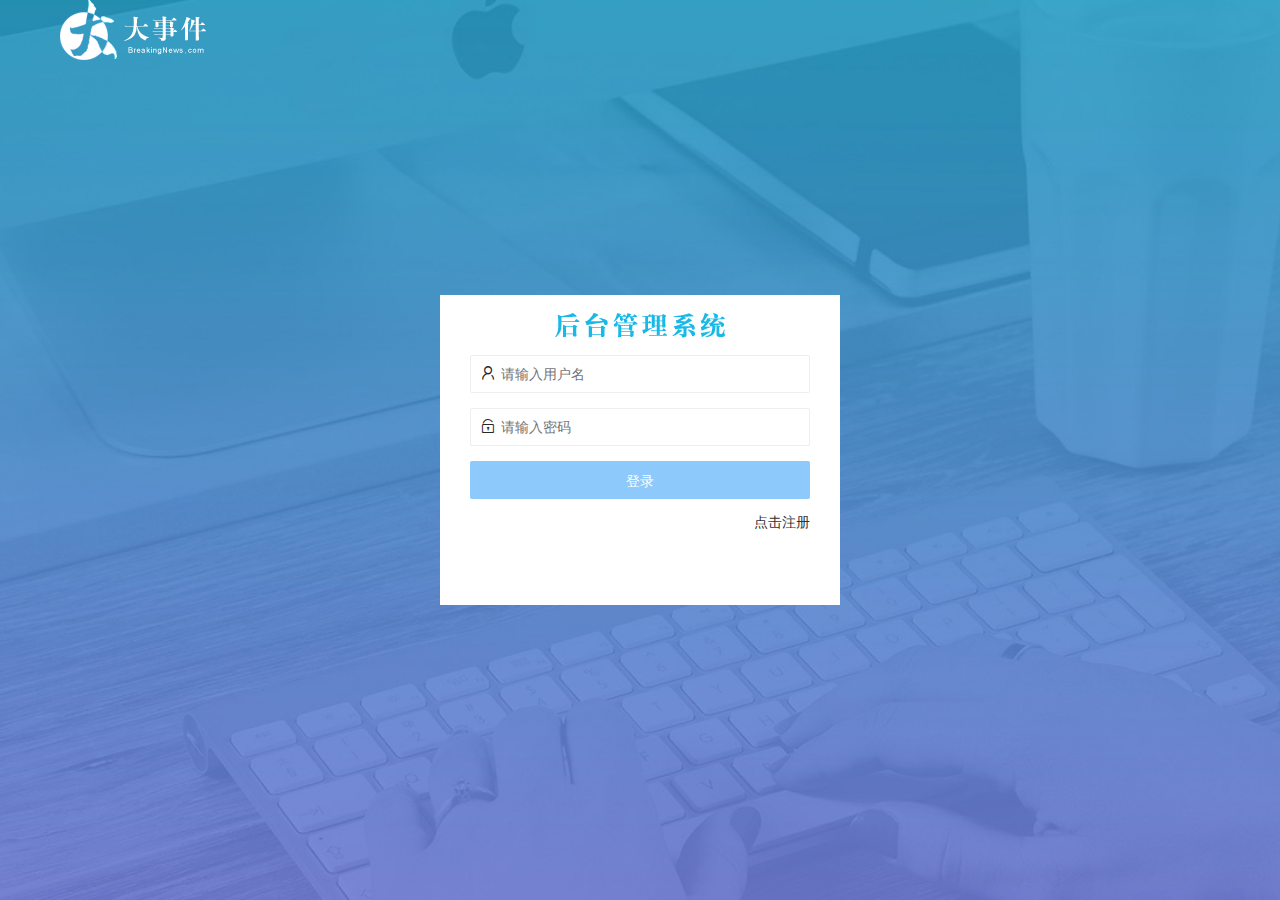
<file: login.html>
<!DOCTYPE html>
<html lang="en">
<head>
  <meta charset="UTF-8">
  <meta name="viewport" content="width=device-width, initial-scale=1.0">
  <title>Document</title>
  <link rel="stylesheet" href="./assets/css/login.css">
  <link rel="stylesheet" href="./assets/layui/css/layui.css">
</head>
<body >
  <!-- 头部区域 -->
  <div class="layui-main">
    <img src="./assets/images/logo.png" alt="">
  </div>

  <!-- 注册登录区域 -->
  <div class="big-box">
    <div class="title-box"></div>
    <!-- 登陆区域 -->
    <div class="login-box">
      <form class="layui-form" action="" id="from_login">
        <!-- 用户名表单 -->
        <div class="layui-form-item">
          <i class="layui-icon layui-icon-username"></i>
          <input type="text" name="username" required  lay-verify="required" placeholder="请输入用户名" autocomplete="off" class="layui-input">
        </div>
        <!-- 密码表单 -->
        <div class="layui-form-item">
          <i class="layui-icon layui-icon-password"></i>
          <input type="password" name="password" required  lay-verify="required|pwd" placeholder="请输入密码" autocomplete="off" class="layui-input">
        </div>
        <!-- 登录按钮 -->
        <div class="layui-form-item">
          <button class="layui-btn layui-btn-fluid layui-btn-norma" lay-submit style="background-color: rgb(141, 201, 250);">登录</button>
        </div>
        <a href="javascript:;" class="on-right">点击注册</a>
      </form>
    </div>


    <!-- 注册区域 -->
    <div class="reg-box">
      <form class="layui-form" action="" id="form_reg">
        <!-- 用户名表单 -->
        <div class="layui-form-item">
          <i class="layui-icon layui-icon-username"></i>
          <input type="text" name="username" required  lay-verify="required" placeholder="请输入用户名" autocomplete="off" class="layui-input">
        </div>
        <!-- 密码表单 -->
        <div class="layui-form-item">
          <i class="layui-icon layui-icon-password"></i>
          <input type="password" name="password" required  lay-verify="required|pwd" placeholder="请输入密码" autocomplete="off" class="layui-input">
        </div>
        <!-- 确认密码表单 -->
        <div class="layui-form-item">
          <i class="layui-icon layui-icon-password"></i>
          <input type="password" name="password" required  lay-verify="required|pwd|repwd" placeholder="请确认密码" autocomplete="off" class="layui-input">
        </div>
        <!-- 注册按钮 -->
        <div class="layui-form-item">
          <button class="layui-btn layui-btn-fluid layui-btn-norma" lay-submit style="background-color: rgb(141, 201, 250);">立即注册</button>
        </div>
        <a href="javascript:;" class="on-right">返回登录</a>
      </form>
    </div>
  </div>




  <script src="./assets/lib/layui/layui.all.js"></script>
  <script src="./assets/lib/jquery.js"></script>
  <script src="./assets/js/baseAPI.js"></script>
  <script src="./assets/js/login.js"></script>
</body>
</html>
</file>
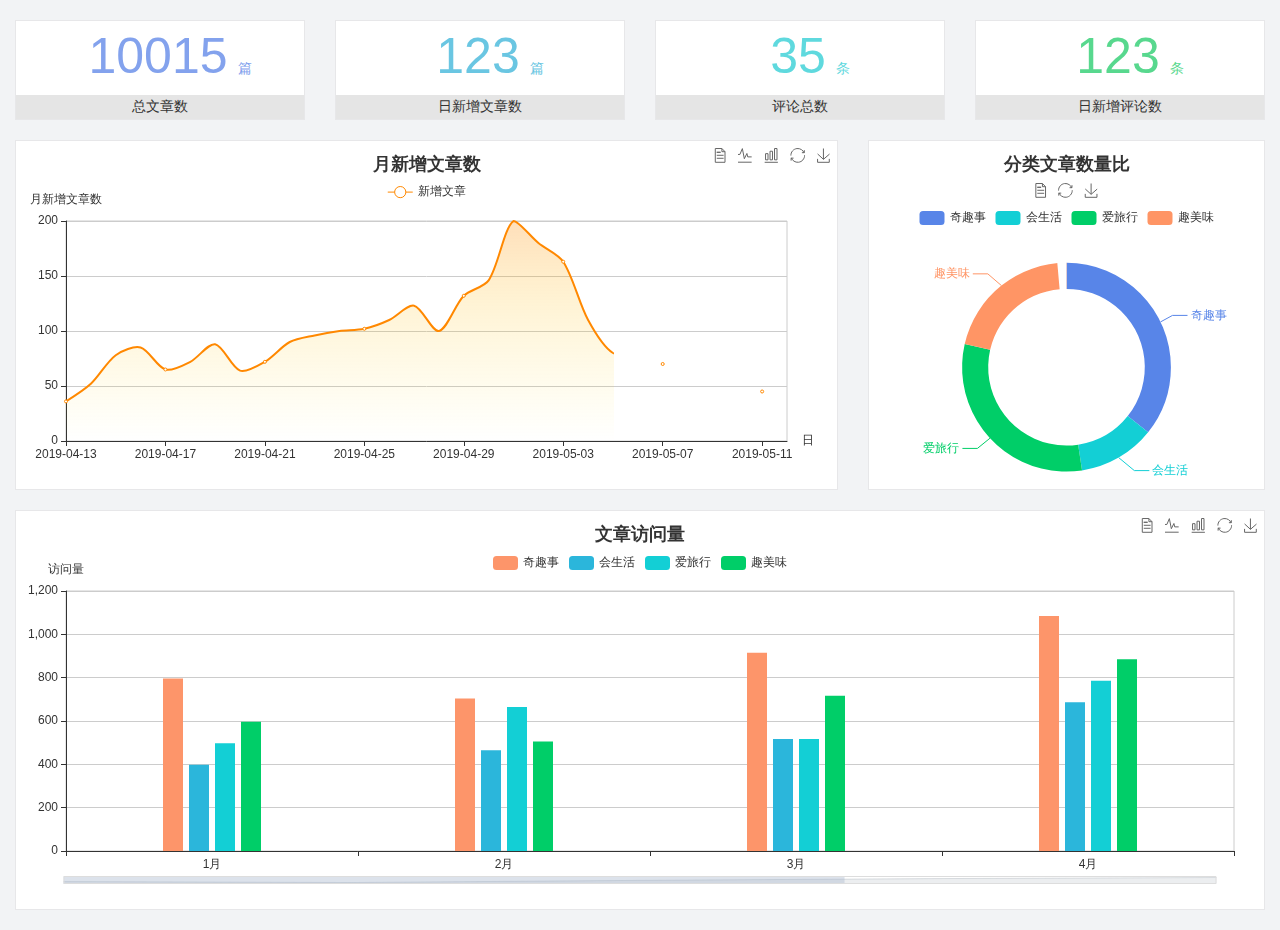
<file: home/dashboard.html>
<!DOCTYPE html>
<html lang="en">

<head>
  <meta charset="UTF-8">
  <meta name="viewport" content="width=device-width, initial-scale=1.0">
  <meta http-equiv="X-UA-Compatible" content="ie=edge">
  <title>图表统计</title>
  <link rel="stylesheet" href="../../assets/lib/bootstrap.css" />
  <link rel="stylesheet" href="../../assets/lib/main.css" />
  <script src="../../assets/lib/jquery.js"></script>
  <script type="text/javascript" src="../../assets/lib/echarts.min.js"></script>
</head>

<body>
  <div class="container-fluid">
    <div class="row spannel_list">
      <div class="col-sm-3 col-xs-6">
        <div class="spannel">
          <em>10015</em><span>篇</span>
          <b>总文章数</b>
        </div>
      </div>
      <div class="col-sm-3 col-xs-6">
        <div class="spannel scolor01">
          <em>123</em><span>篇</span>
          <b>日新增文章数</b>
        </div>
      </div>
      <div class="col-sm-3 col-xs-6">
        <div class="spannel scolor02">
          <em>35</em><span>条</span>
          <b>评论总数</b>
        </div>
      </div>
      <div class="col-sm-3 col-xs-6">
        <div class="spannel scolor03">
          <em>123</em><span>条</span>
          <b>日新增评论数</b>
        </div>
      </div>
    </div>
  </div>

  <div class="container-fluid">
    <div class="row curve-pie">
      <div class="col-lg-8 col-md-8">
        <div class="gragh_pannel" id="curve_show"></div>
      </div>
      <div class="col-lg-4 col-md-4">
        <div class="gragh_pannel" id="pie_show"></div>
      </div>
    </div>
  </div>

  <div class="container-fluid">
    <div class="column_pannel" id="column_show"></div>
  </div>

  <script>
    var oChart = echarts.init(document.getElementById('curve_show'));
    var aList_all = [
      { 'count': 36, 'date': '2019-04-13' },
      { 'count': 52, 'date': '2019-04-14' },
      { 'count': 78, 'date': '2019-04-15' },
      { 'count': 85, 'date': '2019-04-16' },
      { 'count': 65, 'date': '2019-04-17' },
      { 'count': 72, 'date': '2019-04-18' },
      { 'count': 88, 'date': '2019-04-19' },
      { 'count': 64, 'date': '2019-04-20' },
      { 'count': 72, 'date': '2019-04-21' },
      { 'count': 90, 'date': '2019-04-22' },
      { 'count': 96, 'date': '2019-04-23' },
      { 'count': 100, 'date': '2019-04-24' },
      { 'count': 102, 'date': '2019-04-25' },
      { 'count': 110, 'date': '2019-04-26' },
      { 'count': 123, 'date': '2019-04-27' },
      { 'count': 100, 'date': '2019-04-28' },
      { 'count': 132, 'date': '2019-04-29' },
      { 'count': 146, 'date': '2019-04-30' },
      { 'count': 200, 'date': '2019-05-01' },
      { 'count': 180, 'date': '2019-05-02' },
      { 'count': 163, 'date': '2019-05-03' },
      { 'count': 110, 'date': '2019-05-04' },
      { 'count': 80, 'date': '2019-05-05' },
      { 'count': 82, 'date': '2019-05-06' },
      { 'count': 70, 'date': '2019-05-07' },
      { 'count': 65, 'date': '2019-05-08' },
      { 'count': 54, 'date': '2019-05-09' },
      { 'count': 40, 'date': '2019-05-10' },
      { 'count': 45, 'date': '2019-05-11' },
      { 'count': 38, 'date': '2019-05-12' },
    ];

    let aCount = [];
    let aDate = [];

    for (var i = 0; i < aList_all.length; i++) {
      aCount.push(aList_all[i].count);
      aDate.push(aList_all[i].date);
    }

    var chartopt = {
      title: {
        text: '月新增文章数',
        left: 'center',
        top: '10'
      },
      tooltip: {
        trigger: 'axis'
      },
      legend: {
        data: ['新增文章'],
        top: '40'
      },
      toolbox: {
        show: true,
        feature: {
          mark: { show: true },
          dataView: { show: true, readOnly: false },
          magicType: { show: true, type: ['line', 'bar'] },
          restore: { show: true },
          saveAsImage: { show: true }
        }
      },
      calculable: true,
      xAxis: [
        {
          name: '日',
          type: 'category',
          boundaryGap: false,
          data: aDate
        }
      ],
      yAxis: [
        {
          name: '月新增文章数',
          type: 'value'
        }
      ],
      series: [
        {
          name: '新增文章',
          type: 'line',
          smooth: true,
          itemStyle: { normal: { areaStyle: { type: 'default' }, color: '#f80' }, lineStyle: { color: '#f80' } },
          data: aCount
        }],
      areaStyle: {
        normal: {
          color: new echarts.graphic.LinearGradient(0, 0, 0, 1, [{
            offset: 0,
            color: 'rgba(255,136,0,0.39)'
          }, {
            offset: .34,
            color: 'rgba(255,180,0,0.25)'
          }, {
            offset: 1,
            color: 'rgba(255,222,0,0.00)'
          }])

        }
      },
      grid: {
        show: true,
        x: 50,
        x2: 50,
        y: 80,
        height: 220
      }
    };

    oChart.setOption(chartopt);


    var oPie = echarts.init(document.getElementById('pie_show'));
    var oPieopt =
    {
      title: {
        top: 10,
        text: '分类文章数量比',
        x: 'center'
      },
      tooltip: {
        trigger: 'item',
        formatter: "{a} <br/>{b} : {c} ({d}%)"
      },
      color: ['#5885e8', '#13cfd5', '#00ce68', '#ff9565'],
      legend: {
        x: 'center',
        top: 65,
        data: ['奇趣事', '会生活', '爱旅行', '趣美味']
      },
      toolbox: {
        show: true,
        x: 'center',
        top: 35,
        feature: {
          mark: { show: true },
          dataView: { show: true, readOnly: false },
          magicType: {
            show: true,
            type: ['pie', 'funnel'],
            option: {
              funnel: {
                x: '25%',
                width: '50%',
                funnelAlign: 'left',
                max: 1548
              }
            }
          },
          restore: { show: true },
          saveAsImage: { show: true }
        }
      },
      calculable: true,
      series: [
        {
          name: '访问来源',
          type: 'pie',
          radius: ['45%', '60%'],
          center: ['50%', '65%'],
          data: [
            { value: 300, name: '奇趣事' },
            { value: 100, name: '会生活' },
            { value: 260, name: '爱旅行' },
            { value: 180, name: '趣美味' }
          ]
        }
      ]
    };
    oPie.setOption(oPieopt);



    var oColumn = this.echarts.init(document.getElementById('column_show'));
    var oColumnopt =
    {
      title: {
        text: '文章访问量',
        left: 'center',
        top: '10'
      },
      tooltip: {
        trigger: 'axis'
      },
      legend: {
        data: ['奇趣事', '会生活', '爱旅行', '趣美味'],
        top: '40'
      },
      toolbox: {
        show: true,
        feature: {
          mark: { show: true },
          dataView: { show: true, readOnly: false },
          magicType: { show: true, type: ['line', 'bar'] },
          restore: { show: true },
          saveAsImage: { show: true }
        }
      },
      calculable: true,
      xAxis: [
        {
          type: 'category',
          data: ['1月', '2月', '3月', '4月', '5月']
        }
      ],
      yAxis: [
        {
          name: '访问量',
          type: 'value'
        }
      ],
      series: [
        {
          name: '奇趣事',
          type: 'bar',
          barWidth: 20,
          itemStyle: {
            normal: { areaStyle: { type: 'default' }, color: '#fd956a' }
          },
          data: [800, 708, 920, 1090, 1200]
        },
        {
          name: '会生活',
          type: 'bar',
          barWidth: 20,
          itemStyle: {
            normal: { areaStyle: { type: 'default' }, color: '#2bb6db' }
          },
          data: [400, 468, 520, 690, 800]
        },
        {
          name: '爱旅行',
          type: 'bar',
          barWidth: 20,
          itemStyle: {
            normal: { areaStyle: { type: 'default' }, color: '#13cfd5' }
          },
          data: [500, 668, 520, 790, 900]
        },
        {
          name: '趣美味',
          type: 'bar',
          barWidth: 20,
          itemStyle: {
            normal: { areaStyle: { type: 'default' }, color: '#00ce68' }
          },
          data: [600, 508, 720, 890, 1000]
        }
      ],
      grid: {
        show: true,
        x: 50,
        x2: 30,
        y: 80,
        height: 260
      },
      dataZoom: [//给x轴设置滚动条
        {
          start: 0,//默认为0
          end: 100 - 1000 / 31,//默认为100
          type: 'slider',
          show: true,
          xAxisIndex: [0],
          handleSize: 0,//滑动条的 左右2个滑动条的大小
          height: 8,//组件高度
          left: 45, //左边的距离
          right: 50,//右边的距离
          bottom: 26,//右边的距离
          handleColor: '#ddd',//h滑动图标的颜色
          handleStyle: {
            borderColor: "#cacaca",
            borderWidth: "1",
            shadowBlur: 2,
            background: "#ddd",
            shadowColor: "#ddd",
          }
        }]
    };
    oColumn.setOption(oColumnopt);
  </script>
</body>

</html>
</file>
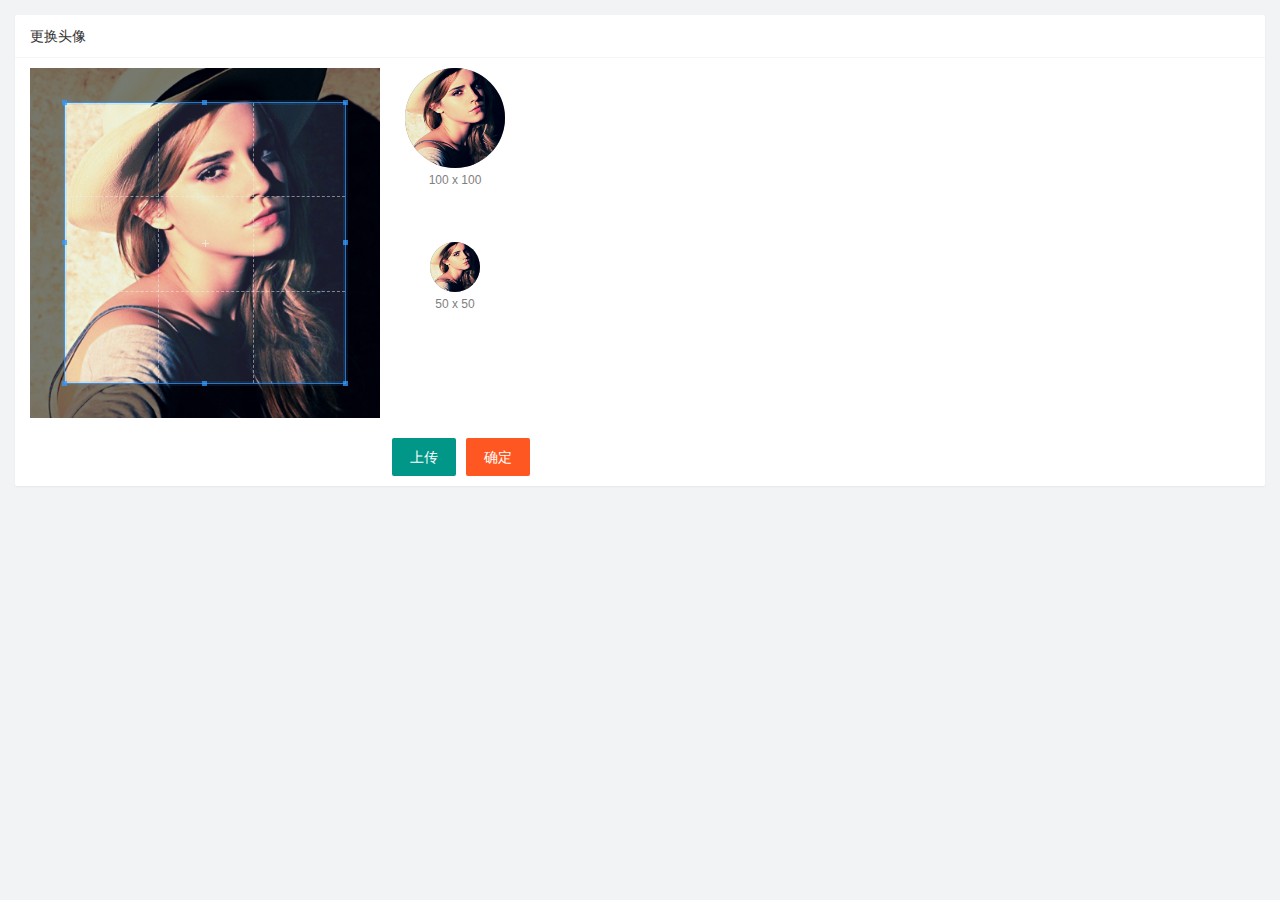
<file: user/user_avatar.html>
<!DOCTYPE html>
<html lang="en">
<head>
  <meta charset="UTF-8">
  <meta name="viewport" content="width=device-width, initial-scale=1.0">
  <title>Document</title>
  <link rel="stylesheet" href="/assets/lib/layui/css/layui.css">
  <link rel="stylesheet" href="/assets/lib/cropper/cropper.css">
  <link rel="stylesheet" href="/assets/css/user/user_avatar.css">
</head>
<body>
  <div class="layui-card">
    <div class="layui-card-header">更换头像</div>
    <div class="layui-card-body">
        <!-- 第一行的图片裁剪和预览区域 -->
    <div class="row1">
    <!-- 图片裁剪区域 -->
    <div class="cropper-box">
      <!-- 这个 img 标签很重要，将来会把它初始化为裁剪区域 -->
      <img id="image" src="/assets/images/sample.jpg" />
    </div>
    <!-- 图片的预览区域 -->
    <div class="preview-box">
      <div>
        <!-- 宽高为 100px 的预览区域 -->
        <div class="img-preview w100"></div>
        <p class="size">100 x 100</p>
      </div>
      <div>
        <!-- 宽高为 50px 的预览区域 -->
        <div class="img-preview w50"></div>
        <p class="size">50 x 50</p>
      </div>
    </div>
  </div>

  <!-- 第二行的按钮区域 -->
  <div class="row2">
    <input type="file" id="file" accept="image/png,image/jpeg"/>
    <button type="button" class="layui-btn" id="btnChooseImage">上传</button>
    <button type="button" class="layui-btn layui-btn-danger" id="btnUpload">确定</button>
  </div>
    </div>
  </div>



  <script src="/assets/lib/layui/layui.all.js"></script>
  <script src="/assets/lib/jquery.js"></script>
  <script src="/assets/lib/cropper/Cropper.js"></script>
  <script src="/assets/lib/cropper/jquery-cropper.js"></script> 
  <script src="/assets/js/baseAPI.js"></script>
  <script src="/assets/js/user/user_avatar.js"></script>
</body>
</html>
</file>
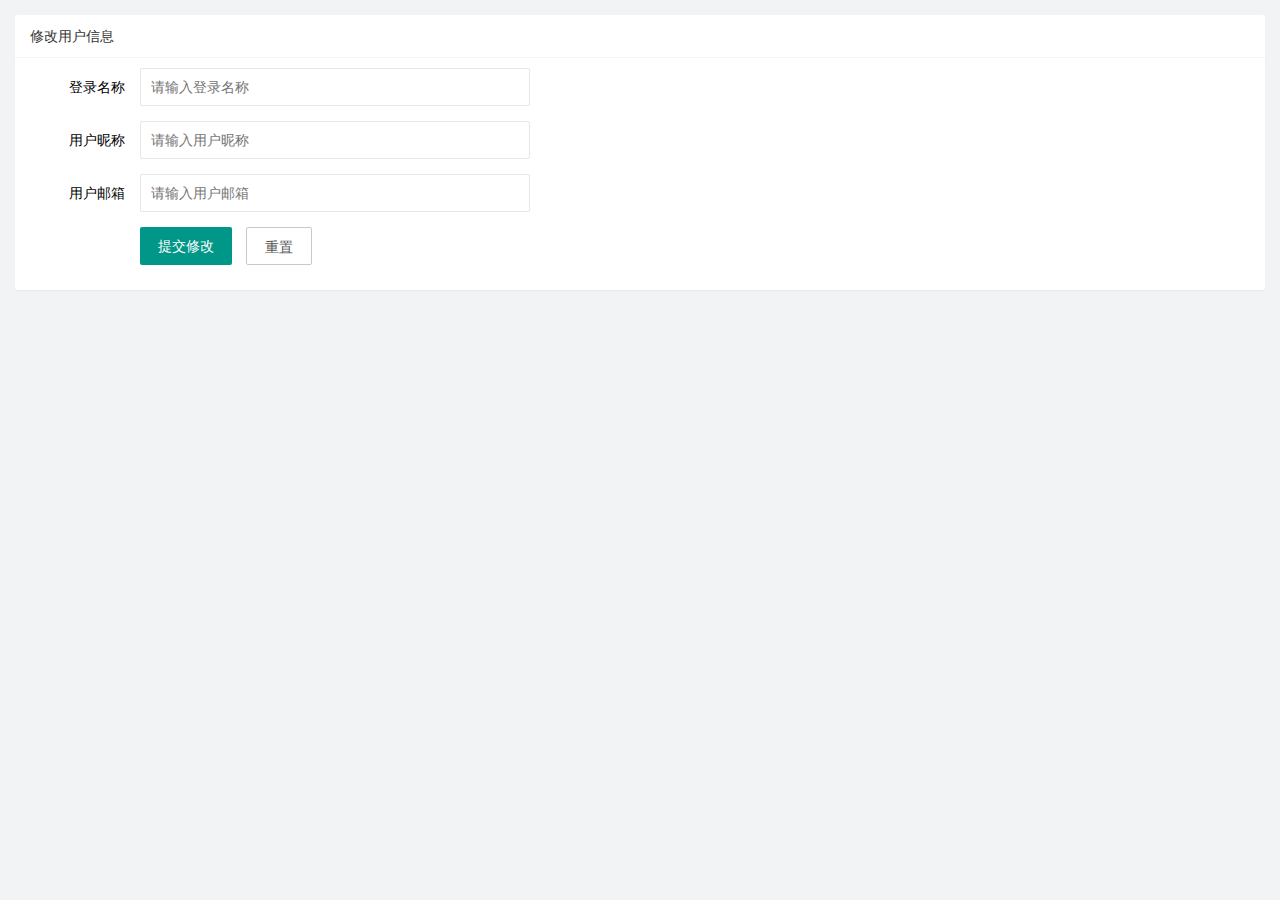
<file: user/user_info.html>
<!DOCTYPE html>
<html lang="en">
<head>
  <meta charset="UTF-8">
  <meta name="viewport" content="width=device-width, initial-scale=1.0">
  <title>Document</title>
  <link rel="stylesheet" href="/assets/lib/layui/css/layui.css">
  <link rel="stylesheet" href="/assets/css/user/user_info.css">

</head>
<body>
  <div class="layui-card">
    <div class="layui-card-header">修改用户信息</div>
    <div class="layui-card-body">
      <!-- 表单区域 -->
      <form class="layui-form" lay-filter="formUserInfo">
        <!-- 隐藏域 -->
        <input type="hidden" name="id" />
        <div class="layui-form-item">
          <label class="layui-form-label">登录名称</label>
          <div class="layui-input-block">
            <input type="text" name="username" required  lay-verify="required" placeholder="请输入登录名称" autocomplete="off" class="layui-input" readonly>
          </div>
        </div>
        <div class="layui-form-item">
          <label class="layui-form-label">用户昵称</label>
          <div class="layui-input-block">
            <input type="text" name="nickname" required  lay-verify="required|nickname" placeholder="请输入用户昵称" autocomplete="off" class="layui-input">
          </div>
        </div>
        <div class="layui-form-item">
          <label class="layui-form-label">用户邮箱</label>
          <div class="layui-input-block">
            <input type="text" name="email" required  lay-verify="required|email" placeholder="请输入用户邮箱" autocomplete="off" class="layui-input">
          </div>
        </div>
        <div class="layui-form-item">
          <div class="layui-input-block">
            <button class="layui-btn" lay-submit lay-filter="formDemo">提交修改</button>
            <button type="reset" class="layui-btn layui-btn-primary" id="btnReset">重置</button>
          </div>
        </div>
      </form>
    </div>
  </div>


  <script src="/assets/lib/layui/layui.all.js"></script>
  <script src="/assets/lib/jquery.js"></script>
  <script src="/assets/js/baseAPI.js"></script>
  <script src="/assets/js/user/user_info.js"></script>
</body>
</html>
</file>
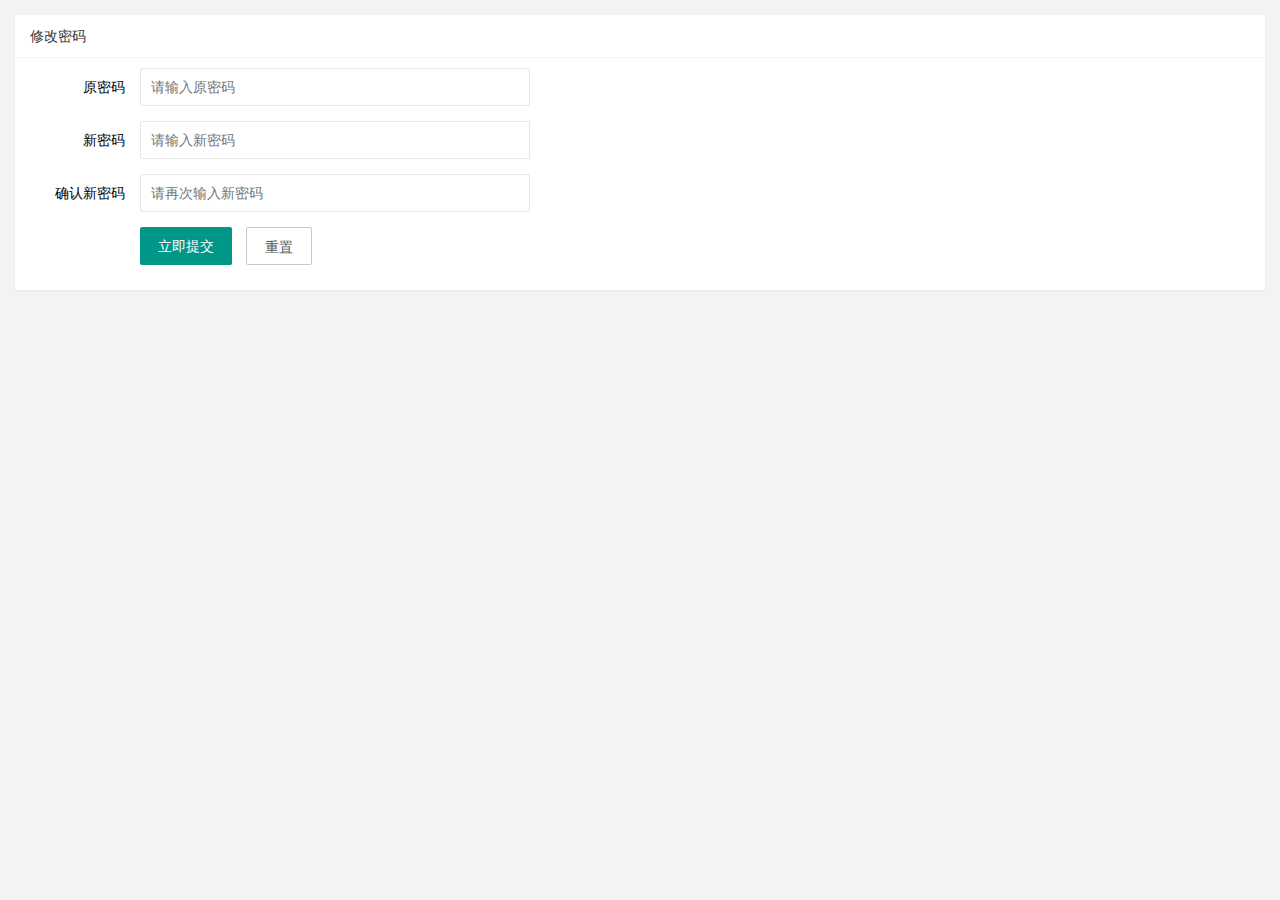
<file: user/user_pwd.html>
<!DOCTYPE html>
<html lang="en">
<head>
  <meta charset="UTF-8">
  <meta name="viewport" content="width=device-width, initial-scale=1.0">
  <title>Document</title>
  <link rel="stylesheet" href="/assets/lib/layui/css/layui.css">
  <link rel="stylesheet" href="/assets/css/user/user_pwd.css">
</head>
<body>
  <div class="layui-card">
    <div class="layui-card-header">修改密码</div>
    <div class="layui-card-body">
      <form class="layui-form">
        <div class="layui-form-item">
          <label class="layui-form-label">原密码</label>
          <div class="layui-input-block">
            <input type="password" name="oldPwd" required  lay-verify="required|pwd" placeholder="请输入原密码" autocomplete="off" class="layui-input">
          </div>
        </div>
        <div class="layui-form-item">
          <label class="layui-form-label">新密码</label>
          <div class="layui-input-block">
            <input type="password" name="newPwd" required  lay-verify="required|pwd|samePwd" placeholder="请输入新密码" autocomplete="off" class="layui-input">
          </div>
        </div>
        <div class="layui-form-item">
          <label class="layui-form-label">确认新密码</label>
          <div class="layui-input-block">
            <input type="password" name="rePwd" required  lay-verify="required|pwd|rePwd" placeholder="请再次输入新密码" autocomplete="off" class="layui-input">
          </div>
        </div>
        <div class="layui-form-item">
          <div class="layui-input-block">
            <button class="layui-btn" lay-submit lay-filter="formDemo">立即提交</button>
            <button type="reset" class="layui-btn layui-btn-primary">重置</button>
          </div>
        </div>
      </form>
    </div>
  </div>



  <script src="/assets/lib/layui/layui.all.js"></script>
  <script src="/assets/lib/jquery.js"></script>
  <script src="/assets/js/baseAPI.js"></script>
  <script src="/assets/js/user/user_pwd.js"></script>
</body>
</html>
</file>
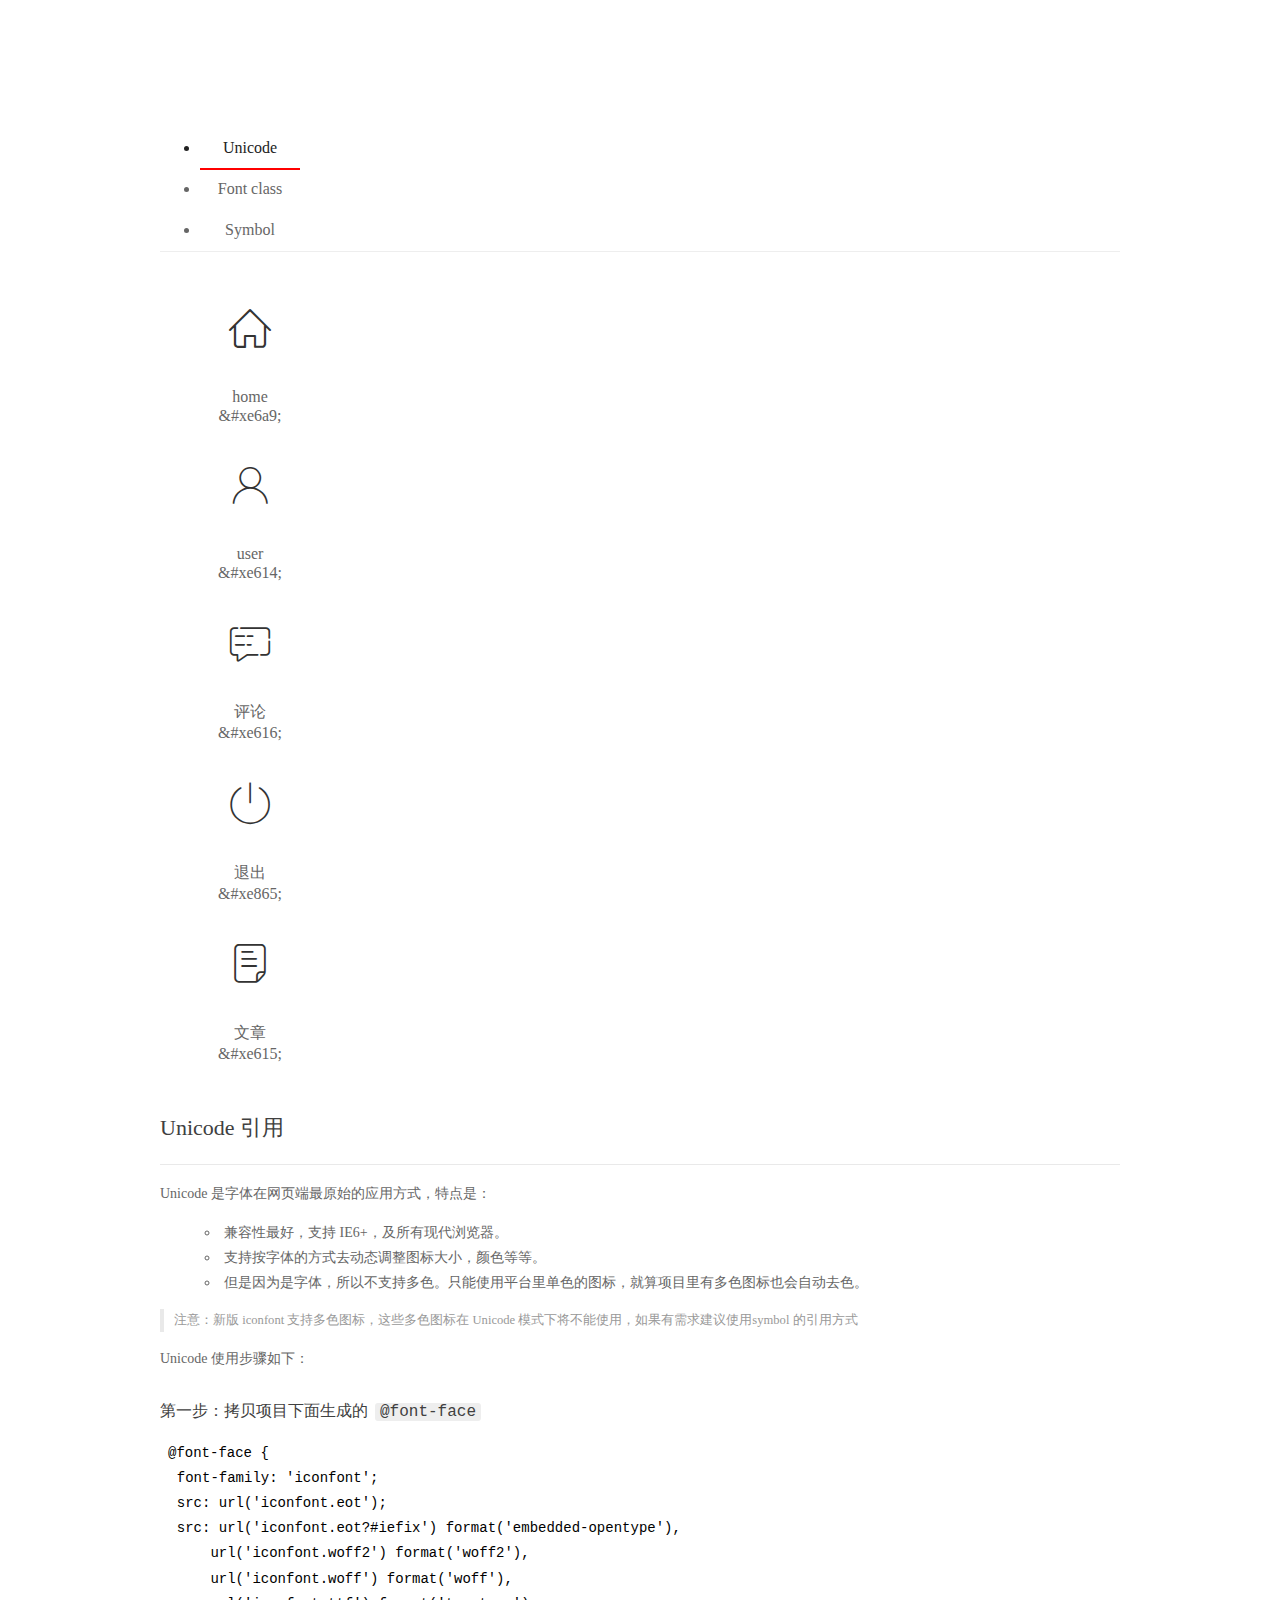
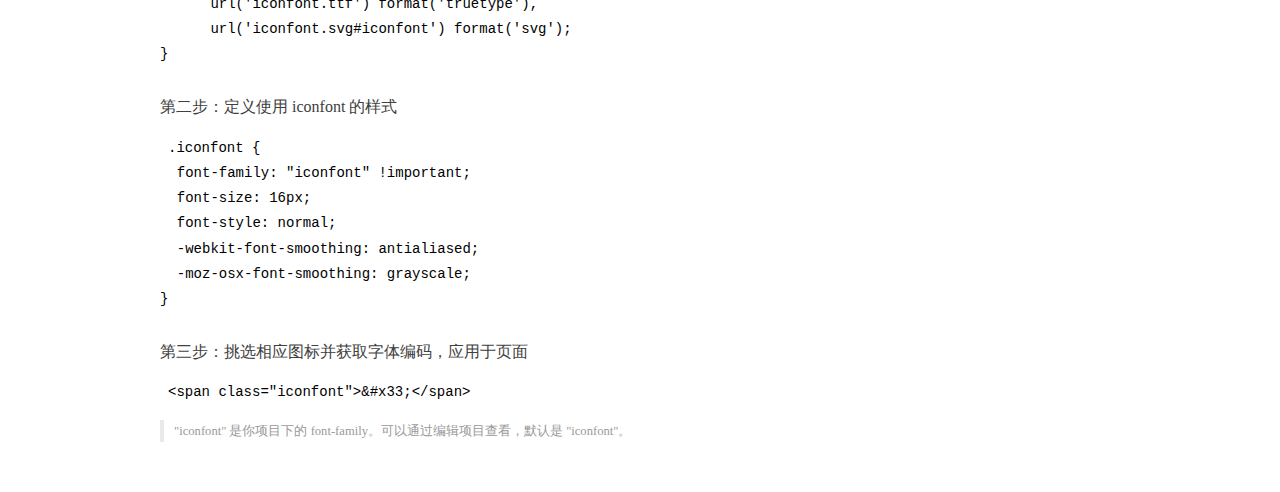
<file: assets/fonts/demo_index.html>
<!DOCTYPE html>
<html>
<head>
  <meta charset="utf-8"/>
  <title>IconFont Demo</title>
  <link rel="shortcut icon" href="https://gtms04.alicdn.com/tps/i4/TB1_oz6GVXXXXaFXpXXJDFnIXXX-64-64.ico" type="image/x-icon"/>
  <link rel="stylesheet" href="https://g.alicdn.com/thx/cube/1.3.2/cube.min.css">
  <link rel="stylesheet" href="demo.css">
  <link rel="stylesheet" href="iconfont.css">
  <script src="iconfont.js"></script>
  <!-- jQuery -->
  <script src="https://a1.alicdn.com/oss/uploads/2018/12/26/7bfddb60-08e8-11e9-9b04-53e73bb6408b.js"></script>
  <!-- 代码高亮 -->
  <script src="https://a1.alicdn.com/oss/uploads/2018/12/26/a3f714d0-08e6-11e9-8a15-ebf944d7534c.js"></script>
</head>
<body>
  <div class="main">
    <h1 class="logo"><a href="https://www.iconfont.cn/" title="iconfont 首页" target="_blank">&#xe86b;</a></h1>
    <div class="nav-tabs">
      <ul id="tabs" class="dib-box">
        <li class="dib active"><span>Unicode</span></li>
        <li class="dib"><span>Font class</span></li>
        <li class="dib"><span>Symbol</span></li>
      </ul>
      
    </div>
    <div class="tab-container">
      <div class="content unicode" style="display: block;">
          <ul class="icon_lists dib-box">
          
            <li class="dib">
              <span class="icon iconfont">&#xe6a9;</span>
                <div class="name">home</div>
                <div class="code-name">&amp;#xe6a9;</div>
              </li>
          
            <li class="dib">
              <span class="icon iconfont">&#xe614;</span>
                <div class="name">user</div>
                <div class="code-name">&amp;#xe614;</div>
              </li>
          
            <li class="dib">
              <span class="icon iconfont">&#xe616;</span>
                <div class="name">评论</div>
                <div class="code-name">&amp;#xe616;</div>
              </li>
          
            <li class="dib">
              <span class="icon iconfont">&#xe865;</span>
                <div class="name">退出</div>
                <div class="code-name">&amp;#xe865;</div>
              </li>
          
            <li class="dib">
              <span class="icon iconfont">&#xe615;</span>
                <div class="name">文章</div>
                <div class="code-name">&amp;#xe615;</div>
              </li>
          
          </ul>
          <div class="article markdown">
          <h2 id="unicode-">Unicode 引用</h2>
          <hr>

          <p>Unicode 是字体在网页端最原始的应用方式，特点是：</p>
          <ul>
            <li>兼容性最好，支持 IE6+，及所有现代浏览器。</li>
            <li>支持按字体的方式去动态调整图标大小，颜色等等。</li>
            <li>但是因为是字体，所以不支持多色。只能使用平台里单色的图标，就算项目里有多色图标也会自动去色。</li>
          </ul>
          <blockquote>
            <p>注意：新版 iconfont 支持多色图标，这些多色图标在 Unicode 模式下将不能使用，如果有需求建议使用symbol 的引用方式</p>
          </blockquote>
          <p>Unicode 使用步骤如下：</p>
          <h3 id="-font-face">第一步：拷贝项目下面生成的 <code>@font-face</code></h3>
<pre><code class="language-css"
>@font-face {
  font-family: 'iconfont';
  src: url('iconfont.eot');
  src: url('iconfont.eot?#iefix') format('embedded-opentype'),
      url('iconfont.woff2') format('woff2'),
      url('iconfont.woff') format('woff'),
      url('iconfont.ttf') format('truetype'),
      url('iconfont.svg#iconfont') format('svg');
}
</code></pre>
          <h3 id="-iconfont-">第二步：定义使用 iconfont 的样式</h3>
<pre><code class="language-css"
>.iconfont {
  font-family: "iconfont" !important;
  font-size: 16px;
  font-style: normal;
  -webkit-font-smoothing: antialiased;
  -moz-osx-font-smoothing: grayscale;
}
</code></pre>
          <h3 id="-">第三步：挑选相应图标并获取字体编码，应用于页面</h3>
<pre>
<code class="language-html"
>&lt;span class="iconfont"&gt;&amp;#x33;&lt;/span&gt;
</code></pre>
          <blockquote>
            <p>"iconfont" 是你项目下的 font-family。可以通过编辑项目查看，默认是 "iconfont"。</p>
          </blockquote>
          </div>
      </div>
      <div class="content font-class">
        <ul class="icon_lists dib-box">
          
          <li class="dib">
            <span class="icon iconfont icon-home"></span>
            <div class="name">
              home
            </div>
            <div class="code-name">.icon-home
            </div>
          </li>
          
          <li class="dib">
            <span class="icon iconfont icon-user"></span>
            <div class="name">
              user
            </div>
            <div class="code-name">.icon-user
            </div>
          </li>
          
          <li class="dib">
            <span class="icon iconfont icon-pinglun"></span>
            <div class="name">
              评论
            </div>
            <div class="code-name">.icon-pinglun
            </div>
          </li>
          
          <li class="dib">
            <span class="icon iconfont icon-tuichu"></span>
            <div class="name">
              退出
            </div>
            <div class="code-name">.icon-tuichu
            </div>
          </li>
          
          <li class="dib">
            <span class="icon iconfont icon-16"></span>
            <div class="name">
              文章
            </div>
            <div class="code-name">.icon-16
            </div>
          </li>
          
        </ul>
        <div class="article markdown">
        <h2 id="font-class-">font-class 引用</h2>
        <hr>

        <p>font-class 是 Unicode 使用方式的一种变种，主要是解决 Unicode 书写不直观，语意不明确的问题。</p>
        <p>与 Unicode 使用方式相比，具有如下特点：</p>
        <ul>
          <li>兼容性良好，支持 IE8+，及所有现代浏览器。</li>
          <li>相比于 Unicode 语意明确，书写更直观。可以很容易分辨这个 icon 是什么。</li>
          <li>因为使用 class 来定义图标，所以当要替换图标时，只需要修改 class 里面的 Unicode 引用。</li>
          <li>不过因为本质上还是使用的字体，所以多色图标还是不支持的。</li>
        </ul>
        <p>使用步骤如下：</p>
        <h3 id="-fontclass-">第一步：引入项目下面生成的 fontclass 代码：</h3>
<pre><code class="language-html">&lt;link rel="stylesheet" href="./iconfont.css"&gt;
</code></pre>
        <h3 id="-">第二步：挑选相应图标并获取类名，应用于页面：</h3>
<pre><code class="language-html">&lt;span class="iconfont icon-xxx"&gt;&lt;/span&gt;
</code></pre>
        <blockquote>
          <p>"
            iconfont" 是你项目下的 font-family。可以通过编辑项目查看，默认是 "iconfont"。</p>
        </blockquote>
      </div>
      </div>
      <div class="content symbol">
          <ul class="icon_lists dib-box">
          
            <li class="dib">
                <svg class="icon svg-icon" aria-hidden="true">
                  <use xlink:href="#icon-home"></use>
                </svg>
                <div class="name">home</div>
                <div class="code-name">#icon-home</div>
            </li>
          
            <li class="dib">
                <svg class="icon svg-icon" aria-hidden="true">
                  <use xlink:href="#icon-user"></use>
                </svg>
                <div class="name">user</div>
                <div class="code-name">#icon-user</div>
            </li>
          
            <li class="dib">
                <svg class="icon svg-icon" aria-hidden="true">
                  <use xlink:href="#icon-pinglun"></use>
                </svg>
                <div class="name">评论</div>
                <div class="code-name">#icon-pinglun</div>
            </li>
          
            <li class="dib">
                <svg class="icon svg-icon" aria-hidden="true">
                  <use xlink:href="#icon-tuichu"></use>
                </svg>
                <div class="name">退出</div>
                <div class="code-name">#icon-tuichu</div>
            </li>
          
            <li class="dib">
                <svg class="icon svg-icon" aria-hidden="true">
                  <use xlink:href="#icon-16"></use>
                </svg>
                <div class="name">文章</div>
                <div class="code-name">#icon-16</div>
            </li>
          
          </ul>
          <div class="article markdown">
          <h2 id="symbol-">Symbol 引用</h2>
          <hr>

          <p>这是一种全新的使用方式，应该说这才是未来的主流，也是平台目前推荐的用法。相关介绍可以参考这篇<a href="">文章</a>
            这种用法其实是做了一个 SVG 的集合，与另外两种相比具有如下特点：</p>
          <ul>
            <li>支持多色图标了，不再受单色限制。</li>
            <li>通过一些技巧，支持像字体那样，通过 <code>font-size</code>, <code>color</code> 来调整样式。</li>
            <li>兼容性较差，支持 IE9+，及现代浏览器。</li>
            <li>浏览器渲染 SVG 的性能一般，还不如 png。</li>
          </ul>
          <p>使用步骤如下：</p>
          <h3 id="-symbol-">第一步：引入项目下面生成的 symbol 代码：</h3>
<pre><code class="language-html">&lt;script src="./iconfont.js"&gt;&lt;/script&gt;
</code></pre>
          <h3 id="-css-">第二步：加入通用 CSS 代码（引入一次就行）：</h3>
<pre><code class="language-html">&lt;style&gt;
.icon {
  width: 1em;
  height: 1em;
  vertical-align: -0.15em;
  fill: currentColor;
  overflow: hidden;
}
&lt;/style&gt;
</code></pre>
          <h3 id="-">第三步：挑选相应图标并获取类名，应用于页面：</h3>
<pre><code class="language-html">&lt;svg class="icon" aria-hidden="true"&gt;
  &lt;use xlink:href="#icon-xxx"&gt;&lt;/use&gt;
&lt;/svg&gt;
</code></pre>
          </div>
      </div>

    </div>
  </div>
  <script>
  $(document).ready(function () {
      $('.tab-container .content:first').show()

      $('#tabs li').click(function (e) {
        var tabContent = $('.tab-container .content')
        var index = $(this).index()

        if ($(this).hasClass('active')) {
          return
        } else {
          $('#tabs li').removeClass('active')
          $(this).addClass('active')

          tabContent.hide().eq(index).fadeIn()
        }
      })
    })
  </script>
</body>
</html>
</file>
<file: assets/css/login.css>
html,
body {
  margin: 0;
  padding: 0;
  height: 100%;
  width: 100%;
  background: url(../images/login_bg.jpg) no-repeat center;
  background-size:cover ;
}

.big-box {
  width: 400px;
  height: 310px;
  background-color: #fff;
  position:absolute;
  left: 50%;
  top: 50%;
  transform: translate(-50% , -50%);
}

.title-box {
  height: 60px;
  background: url(../images/login_title.png) no-repeat;
  background-position: center;
}

.reg-box {
  display: none;
}

.layui-form {
  padding: 0 30px;
}

.layui-form-item {
  position: relative;
}

.layui-form .layui-icon {
  position: absolute;
  left: 10px;
  top: 10px;
}

.layui-form-item .layui-input {
  padding-left: 30px;
}

.on-right {
  display: flex;
  justify-content: flex-end;
}
</file>
<file: assets/layui/css/layui.css>
blockquote,body,button,dd,div,dl,dt,form,h1,h2,h3,h4,h5,h6,input,li,ol,p,pre,td,textarea,th,ul{margin:0;padding:0;-webkit-tap-highlight-color:rgba(0,0,0,0)}a:active,a:hover{outline:0}img{display:inline-block;border:none;vertical-align:middle}li{list-style:none}table{border-collapse:collapse;border-spacing:0}h1,h2,h3{font-weight:400}h4,h5,h6{font-size:100%;font-weight:400}button,input,select,textarea{font-size:100%}button,input,optgroup,option,select,textarea{font-family:inherit;font-size:inherit;font-style:inherit;font-weight:inherit;outline:0}pre{white-space:pre-wrap;white-space:-moz-pre-wrap;white-space:-pre-wrap;white-space:-o-pre-wrap;word-wrap:break-word}body{line-height:1.6;color:#333;color:rgba(0,0,0,.85);font:14px Helvetica Neue,Helvetica,PingFang SC,Tahoma,Arial,sans-serif}hr{height:0;line-height:0;margin:10px 0;padding:0;border:none!important;border-bottom:1px solid #eee!important;clear:both;overflow:hidden;background:0 0}a{color:#333;text-decoration:none}a:hover{color:#777}a cite{font-style:normal;*cursor:pointer}.layui-border-box,.layui-border-box *{box-sizing:border-box}.layui-box,.layui-box *{box-sizing:content-box}.layui-clear{clear:both;*zoom:1}.layui-clear:after{content:'\20';clear:both;*zoom:1;display:block;height:0}.layui-inline{position:relative;display:inline-block;*display:inline;*zoom:1;vertical-align:middle}.layui-edge{position:relative;display:inline-block;vertical-align:middle;width:0;height:0;border-width:6px;border-style:dashed;border-color:transparent;overflow:hidden}.layui-edge-top{top:-4px;border-bottom-color:#999;border-bottom-style:solid}.layui-edge-right{border-left-color:#999;border-left-style:solid}.layui-edge-bottom{top:2px;border-top-color:#999;border-top-style:solid}.layui-edge-left{border-right-color:#999;border-right-style:solid}.layui-elip{text-overflow:ellipsis;overflow:hidden;white-space:nowrap}.layui-disabled,.layui-icon,.layui-unselect{-moz-user-select:none;-webkit-user-select:none;-ms-user-select:none}.layui-disabled,.layui-disabled:hover{color:#d2d2d2!important;cursor:not-allowed!important}.layui-circle{border-radius:100%}.layui-show{display:block!important}.layui-hide{display:none!important}.layui-show-v{visibility:visible!important}.layui-hide-v{visibility:hidden!important}@font-face{font-family:layui-icon;src:url(../font/iconfont.eot?v=256);src:url(../font/iconfont.eot?v=256#iefix) format('embedded-opentype'),url(../font/iconfont.woff2?v=256) format('woff2'),url(../font/iconfont.woff?v=256) format('woff'),url(../font/iconfont.ttf?v=256) format('truetype'),url(../font/iconfont.svg?v=256#layui-icon) format('svg')}.layui-icon{font-family:layui-icon!important;font-size:16px;font-style:normal;-webkit-font-smoothing:antialiased;-moz-osx-font-smoothing:grayscale}.layui-icon-reply-fill:before{content:"\e611"}.layui-icon-set-fill:before{content:"\e614"}.layui-icon-menu-fill:before{content:"\e60f"}.layui-icon-search:before{content:"\e615"}.layui-icon-share:before{content:"\e641"}.layui-icon-set-sm:before{content:"\e620"}.layui-icon-engine:before{content:"\e628"}.layui-icon-close:before{content:"\1006"}.layui-icon-close-fill:before{content:"\1007"}.layui-icon-chart-screen:before{content:"\e629"}.layui-icon-star:before{content:"\e600"}.layui-icon-circle-dot:before{content:"\e617"}.layui-icon-chat:before{content:"\e606"}.layui-icon-release:before{content:"\e609"}.layui-icon-list:before{content:"\e60a"}.layui-icon-chart:before{content:"\e62c"}.layui-icon-ok-circle:before{content:"\1005"}.layui-icon-layim-theme:before{content:"\e61b"}.layui-icon-table:before{content:"\e62d"}.layui-icon-right:before{content:"\e602"}.layui-icon-left:before{content:"\e603"}.layui-icon-cart-simple:before{content:"\e698"}.layui-icon-face-cry:before{content:"\e69c"}.layui-icon-face-smile:before{content:"\e6af"}.layui-icon-survey:before{content:"\e6b2"}.layui-icon-tree:before{content:"\e62e"}.layui-icon-ie:before{content:"\e7bb"}.layui-icon-upload-circle:before{content:"\e62f"}.layui-icon-add-circle:before{content:"\e61f"}.layui-icon-download-circle:before{content:"\e601"}.layui-icon-templeate-1:before{content:"\e630"}.layui-icon-util:before{content:"\e631"}.layui-icon-face-surprised:before{content:"\e664"}.layui-icon-edit:before{content:"\e642"}.layui-icon-speaker:before{content:"\e645"}.layui-icon-down:before{content:"\e61a"}.layui-icon-file:before{content:"\e621"}.layui-icon-layouts:before{content:"\e632"}.layui-icon-rate-half:before{content:"\e6c9"}.layui-icon-add-circle-fine:before{content:"\e608"}.layui-icon-prev-circle:before{content:"\e633"}.layui-icon-read:before{content:"\e705"}.layui-icon-404:before{content:"\e61c"}.layui-icon-carousel:before{content:"\e634"}.layui-icon-help:before{content:"\e607"}.layui-icon-code-circle:before{content:"\e635"}.layui-icon-windows:before{content:"\e67f"}.layui-icon-water:before{content:"\e636"}.layui-icon-username:before{content:"\e66f"}.layui-icon-find-fill:before{content:"\e670"}.layui-icon-about:before{content:"\e60b"}.layui-icon-location:before{content:"\e715"}.layui-icon-up:before{content:"\e619"}.layui-icon-pause:before{content:"\e651"}.layui-icon-date:before{content:"\e637"}.layui-icon-layim-uploadfile:before{content:"\e61d"}.layui-icon-delete:before{content:"\e640"}.layui-icon-play:before{content:"\e652"}.layui-icon-top:before{content:"\e604"}.layui-icon-firefox:before{content:"\e686"}.layui-icon-friends:before{content:"\e612"}.layui-icon-refresh-3:before{content:"\e9aa"}.layui-icon-ok:before{content:"\e605"}.layui-icon-layer:before{content:"\e638"}.layui-icon-face-smile-fine:before{content:"\e60c"}.layui-icon-dollar:before{content:"\e659"}.layui-icon-group:before{content:"\e613"}.layui-icon-layim-download:before{content:"\e61e"}.layui-icon-picture-fine:before{content:"\e60d"}.layui-icon-link:before{content:"\e64c"}.layui-icon-diamond:before{content:"\e735"}.layui-icon-log:before{content:"\e60e"}.layui-icon-key:before{content:"\e683"}.layui-icon-rate-solid:before{content:"\e67a"}.layui-icon-fonts-del:before{content:"\e64f"}.layui-icon-unlink:before{content:"\e64d"}.layui-icon-fonts-clear:before{content:"\e639"}.layui-icon-triangle-r:before{content:"\e623"}.layui-icon-circle:before{content:"\e63f"}.layui-icon-radio:before{content:"\e643"}.layui-icon-align-center:before{content:"\e647"}.layui-icon-align-right:before{content:"\e648"}.layui-icon-align-left:before{content:"\e649"}.layui-icon-loading-1:before{content:"\e63e"}.layui-icon-return:before{content:"\e65c"}.layui-icon-fonts-strong:before{content:"\e62b"}.layui-icon-upload:before{content:"\e67c"}.layui-icon-dialogue:before{content:"\e63a"}.layui-icon-video:before{content:"\e6ed"}.layui-icon-headset:before{content:"\e6fc"}.layui-icon-cellphone-fine:before{content:"\e63b"}.layui-icon-add-1:before{content:"\e654"}.layui-icon-face-smile-b:before{content:"\e650"}.layui-icon-fonts-html:before{content:"\e64b"}.layui-icon-screen-full:before{content:"\e622"}.layui-icon-form:before{content:"\e63c"}.layui-icon-cart:before{content:"\e657"}.layui-icon-camera-fill:before{content:"\e65d"}.layui-icon-tabs:before{content:"\e62a"}.layui-icon-heart-fill:before{content:"\e68f"}.layui-icon-fonts-code:before{content:"\e64e"}.layui-icon-ios:before{content:"\e680"}.layui-icon-at:before{content:"\e687"}.layui-icon-fire:before{content:"\e756"}.layui-icon-set:before{content:"\e716"}.layui-icon-fonts-u:before{content:"\e646"}.layui-icon-triangle-d:before{content:"\e625"}.layui-icon-tips:before{content:"\e702"}.layui-icon-picture:before{content:"\e64a"}.layui-icon-more-vertical:before{content:"\e671"}.layui-icon-bluetooth:before{content:"\e689"}.layui-icon-flag:before{content:"\e66c"}.layui-icon-loading:before{content:"\e63d"}.layui-icon-fonts-i:before{content:"\e644"}.layui-icon-refresh-1:before{content:"\e666"}.layui-icon-rmb:before{content:"\e65e"}.layui-icon-addition:before{content:"\e624"}.layui-icon-home:before{content:"\e68e"}.layui-icon-time:before{content:"\e68d"}.layui-icon-user:before{content:"\e770"}.layui-icon-notice:before{content:"\e667"}.layui-icon-chrome:before{content:"\e68a"}.layui-icon-edge:before{content:"\e68b"}.layui-icon-login-weibo:before{content:"\e675"}.layui-icon-voice:before{content:"\e688"}.layui-icon-upload-drag:before{content:"\e681"}.layui-icon-login-qq:before{content:"\e676"}.layui-icon-snowflake:before{content:"\e6b1"}.layui-icon-heart:before{content:"\e68c"}.layui-icon-logout:before{content:"\e682"}.layui-icon-file-b:before{content:"\e655"}.layui-icon-template:before{content:"\e663"}.layui-icon-transfer:before{content:"\e691"}.layui-icon-auz:before{content:"\e672"}.layui-icon-console:before{content:"\e665"}.layui-icon-app:before{content:"\e653"}.layui-icon-prev:before{content:"\e65a"}.layui-icon-website:before{content:"\e7ae"}.layui-icon-next:before{content:"\e65b"}.layui-icon-component:before{content:"\e857"}.layui-icon-android:before{content:"\e684"}.layui-icon-more:before{content:"\e65f"}.layui-icon-login-wechat:before{content:"\e677"}.layui-icon-shrink-right:before{content:"\e668"}.layui-icon-spread-left:before{content:"\e66b"}.layui-icon-camera:before{content:"\e660"}.layui-icon-note:before{content:"\e66e"}.layui-icon-refresh:before{content:"\e669"}.layui-icon-female:before{content:"\e661"}.layui-icon-male:before{content:"\e662"}.layui-icon-screen-restore:before{content:"\e758"}.layui-icon-password:before{content:"\e673"}.layui-icon-senior:before{content:"\e674"}.layui-icon-theme:before{content:"\e66a"}.layui-icon-tread:before{content:"\e6c5"}.layui-icon-praise:before{content:"\e6c6"}.layui-icon-star-fill:before{content:"\e658"}.layui-icon-rate:before{content:"\e67b"}.layui-icon-template-1:before{content:"\e656"}.layui-icon-vercode:before{content:"\e679"}.layui-icon-service:before{content:"\e626"}.layui-icon-cellphone:before{content:"\e678"}.layui-icon-print:before{content:"\e66d"}.layui-icon-cols:before{content:"\e610"}.layui-icon-wifi:before{content:"\e7e0"}.layui-icon-export:before{content:"\e67d"}.layui-icon-rss:before{content:"\e808"}.layui-icon-slider:before{content:"\e714"}.layui-icon-email:before{content:"\e618"}.layui-icon-subtraction:before{content:"\e67e"}.layui-icon-mike:before{content:"\e6dc"}.layui-icon-light:before{content:"\e748"}.layui-icon-gift:before{content:"\e627"}.layui-icon-mute:before{content:"\e685"}.layui-icon-reduce-circle:before{content:"\e616"}.layui-icon-music:before{content:"\e690"}.layui-main{position:relative;width:1160px;margin:0 auto}.layui-header{position:relative;z-index:1000;height:60px}.layui-header a:hover{transition:all .5s;-webkit-transition:all .5s}.layui-side{position:fixed;left:0;top:0;bottom:0;z-index:999;width:200px;overflow-x:hidden}.layui-side-scroll{position:relative;width:220px;height:100%;overflow-x:hidden}.layui-body{position:relative;left:200px;right:0;top:0;bottom:0;z-index:900;width:auto;box-sizing:border-box}.layui-layout-body{overflow-x:hidden}.layui-layout-admin .layui-header{position:fixed;top:0;left:0;right:0;background-color:#23262e}.layui-layout-admin .layui-side{top:60px;width:200px;overflow-x:hidden}.layui-layout-admin .layui-body{position:absolute;top:60px;padding-bottom:44px}.layui-layout-admin .layui-main{width:auto;margin:0 15px}.layui-layout-admin .layui-footer{position:fixed;left:200px;right:0;bottom:0;z-index:990;height:44px;line-height:44px;padding:0 15px;box-shadow:-1px 0 4px rgb(0 0 0 / 12%);background-color:#fafafa}.layui-layout-admin .layui-logo{position:absolute;left:0;top:0;width:200px;height:100%;line-height:60px;text-align:center;color:#009688;font-size:16px;box-shadow:0 1px 2px 0 rgb(0 0 0 / 15%)}.layui-layout-admin .layui-header .layui-nav{background:0 0}.layui-layout-left{position:absolute!important;left:200px;top:0}.layui-layout-right{position:absolute!important;right:0;top:0}.layui-container{position:relative;margin:0 auto;box-sizing:border-box}.layui-fluid{position:relative;margin:0 auto;padding:0 15px}.layui-row:after,.layui-row:before{content:"";display:block;clear:both}.layui-col-lg1,.layui-col-lg10,.layui-col-lg11,.layui-col-lg12,.layui-col-lg2,.layui-col-lg3,.layui-col-lg4,.layui-col-lg5,.layui-col-lg6,.layui-col-lg7,.layui-col-lg8,.layui-col-lg9,.layui-col-md1,.layui-col-md10,.layui-col-md11,.layui-col-md12,.layui-col-md2,.layui-col-md3,.layui-col-md4,.layui-col-md5,.layui-col-md6,.layui-col-md7,.layui-col-md8,.layui-col-md9,.layui-col-sm1,.layui-col-sm10,.layui-col-sm11,.layui-col-sm12,.layui-col-sm2,.layui-col-sm3,.layui-col-sm4,.layui-col-sm5,.layui-col-sm6,.layui-col-sm7,.layui-col-sm8,.layui-col-sm9,.layui-col-xs1,.layui-col-xs10,.layui-col-xs11,.layui-col-xs12,.layui-col-xs2,.layui-col-xs3,.layui-col-xs4,.layui-col-xs5,.layui-col-xs6,.layui-col-xs7,.layui-col-xs8,.layui-col-xs9{position:relative;display:block;box-sizing:border-box}.layui-col-xs1,.layui-col-xs10,.layui-col-xs11,.layui-col-xs12,.layui-col-xs2,.layui-col-xs3,.layui-col-xs4,.layui-col-xs5,.layui-col-xs6,.layui-col-xs7,.layui-col-xs8,.layui-col-xs9{float:left}.layui-col-xs1{width:8.33333333%}.layui-col-xs2{width:16.66666667%}.layui-col-xs3{width:25%}.layui-col-xs4{width:33.33333333%}.layui-col-xs5{width:41.66666667%}.layui-col-xs6{width:50%}.layui-col-xs7{width:58.33333333%}.layui-col-xs8{width:66.66666667%}.layui-col-xs9{width:75%}.layui-col-xs10{width:83.33333333%}.layui-col-xs11{width:91.66666667%}.layui-col-xs12{width:100%}.layui-col-xs-offset1{margin-left:8.33333333%}.layui-col-xs-offset2{margin-left:16.66666667%}.layui-col-xs-offset3{margin-left:25%}.layui-col-xs-offset4{margin-left:33.33333333%}.layui-col-xs-offset5{margin-left:41.66666667%}.layui-col-xs-offset6{margin-left:50%}.layui-col-xs-offset7{margin-left:58.33333333%}.layui-col-xs-offset8{margin-left:66.66666667%}.layui-col-xs-offset9{margin-left:75%}.layui-col-xs-offset10{margin-left:83.33333333%}.layui-col-xs-offset11{margin-left:91.66666667%}.layui-col-xs-offset12{margin-left:100%}@media screen and (max-width:767.98px){.layui-container{padding:0 15px}.layui-hide-xs{display:none!important}.layui-show-xs-block{display:block!important}.layui-show-xs-inline{display:inline!important}.layui-show-xs-inline-block{display:inline-block!important}}@media screen and (min-width:768px){.layui-container{width:720px}.layui-hide-sm{display:none!important}.layui-show-sm-block{display:block!important}.layui-show-sm-inline{display:inline!important}.layui-show-sm-inline-block{display:inline-block!important}.layui-col-sm1,.layui-col-sm10,.layui-col-sm11,.layui-col-sm12,.layui-col-sm2,.layui-col-sm3,.layui-col-sm4,.layui-col-sm5,.layui-col-sm6,.layui-col-sm7,.layui-col-sm8,.layui-col-sm9{float:left}.layui-col-sm1{width:8.33333333%}.layui-col-sm2{width:16.66666667%}.layui-col-sm3{width:25%}.layui-col-sm4{width:33.33333333%}.layui-col-sm5{width:41.66666667%}.layui-col-sm6{width:50%}.layui-col-sm7{width:58.33333333%}.layui-col-sm8{width:66.66666667%}.layui-col-sm9{width:75%}.layui-col-sm10{width:83.33333333%}.layui-col-sm11{width:91.66666667%}.layui-col-sm12{width:100%}.layui-col-sm-offset1{margin-left:8.33333333%}.layui-col-sm-offset2{margin-left:16.66666667%}.layui-col-sm-offset3{margin-left:25%}.layui-col-sm-offset4{margin-left:33.33333333%}.layui-col-sm-offset5{margin-left:41.66666667%}.layui-col-sm-offset6{margin-left:50%}.layui-col-sm-offset7{margin-left:58.33333333%}.layui-col-sm-offset8{margin-left:66.66666667%}.layui-col-sm-offset9{margin-left:75%}.layui-col-sm-offset10{margin-left:83.33333333%}.layui-col-sm-offset11{margin-left:91.66666667%}.layui-col-sm-offset12{margin-left:100%}}@media screen and (min-width:992px){.layui-container{width:960px}.layui-hide-md{display:none!important}.layui-show-md-block{display:block!important}.layui-show-md-inline{display:inline!important}.layui-show-md-inline-block{display:inline-block!important}.layui-col-md1,.layui-col-md10,.layui-col-md11,.layui-col-md12,.layui-col-md2,.layui-col-md3,.layui-col-md4,.layui-col-md5,.layui-col-md6,.layui-col-md7,.layui-col-md8,.layui-col-md9{float:left}.layui-col-md1{width:8.33333333%}.layui-col-md2{width:16.66666667%}.layui-col-md3{width:25%}.layui-col-md4{width:33.33333333%}.layui-col-md5{width:41.66666667%}.layui-col-md6{width:50%}.layui-col-md7{width:58.33333333%}.layui-col-md8{width:66.66666667%}.layui-col-md9{width:75%}.layui-col-md10{width:83.33333333%}.layui-col-md11{width:91.66666667%}.layui-col-md12{width:100%}.layui-col-md-offset1{margin-left:8.33333333%}.layui-col-md-offset2{margin-left:16.66666667%}.layui-col-md-offset3{margin-left:25%}.layui-col-md-offset4{margin-left:33.33333333%}.layui-col-md-offset5{margin-left:41.66666667%}.layui-col-md-offset6{margin-left:50%}.layui-col-md-offset7{margin-left:58.33333333%}.layui-col-md-offset8{margin-left:66.66666667%}.layui-col-md-offset9{margin-left:75%}.layui-col-md-offset10{margin-left:83.33333333%}.layui-col-md-offset11{margin-left:91.66666667%}.layui-col-md-offset12{margin-left:100%}}@media screen and (min-width:1200px){.layui-container{width:1150px}.layui-hide-lg{display:none!important}.layui-show-lg-block{display:block!important}.layui-show-lg-inline{display:inline!important}.layui-show-lg-inline-block{display:inline-block!important}.layui-col-lg1,.layui-col-lg10,.layui-col-lg11,.layui-col-lg12,.layui-col-lg2,.layui-col-lg3,.layui-col-lg4,.layui-col-lg5,.layui-col-lg6,.layui-col-lg7,.layui-col-lg8,.layui-col-lg9{float:left}.layui-col-lg1{width:8.33333333%}.layui-col-lg2{width:16.66666667%}.layui-col-lg3{width:25%}.layui-col-lg4{width:33.33333333%}.layui-col-lg5{width:41.66666667%}.layui-col-lg6{width:50%}.layui-col-lg7{width:58.33333333%}.layui-col-lg8{width:66.66666667%}.layui-col-lg9{width:75%}.layui-col-lg10{width:83.33333333%}.layui-col-lg11{width:91.66666667%}.layui-col-lg12{width:100%}.layui-col-lg-offset1{margin-left:8.33333333%}.layui-col-lg-offset2{margin-left:16.66666667%}.layui-col-lg-offset3{margin-left:25%}.layui-col-lg-offset4{margin-left:33.33333333%}.layui-col-lg-offset5{margin-left:41.66666667%}.layui-col-lg-offset6{margin-left:50%}.layui-col-lg-offset7{margin-left:58.33333333%}.layui-col-lg-offset8{margin-left:66.66666667%}.layui-col-lg-offset9{margin-left:75%}.layui-col-lg-offset10{margin-left:83.33333333%}.layui-col-lg-offset11{margin-left:91.66666667%}.layui-col-lg-offset12{margin-left:100%}}.layui-col-space1{margin:-.5px}.layui-col-space1>*{padding:.5px}.layui-col-space2{margin:-1px}.layui-col-space2>*{padding:1px}.layui-col-space4{margin:-2px}.layui-col-space4>*{padding:2px}.layui-col-space5{margin:-2.5px}.layui-col-space5>*{padding:2.5px}.layui-col-space6{margin:-3px}.layui-col-space6>*{padding:3px}.layui-col-space8{margin:-4px}.layui-col-space8>*{padding:4px}.layui-col-space10{margin:-5px}.layui-col-space10>*{padding:5px}.layui-col-space12{margin:-6px}.layui-col-space12>*{padding:6px}.layui-col-space14{margin:-7px}.layui-col-space14>*{padding:7px}.layui-col-space15{margin:-7.5px}.layui-col-space15>*{padding:7.5px}.layui-col-space16{margin:-8px}.layui-col-space16>*{padding:8px}.layui-col-space18{margin:-9px}.layui-col-space18>*{padding:9px}.layui-col-space20{margin:-10px}.layui-col-space20>*{padding:10px}.layui-col-space22{margin:-11px}.layui-col-space22>*{padding:11px}.layui-col-space24{margin:-12px}.layui-col-space24>*{padding:12px}.layui-col-space25{margin:-12.5px}.layui-col-space25>*{padding:12.5px}.layui-col-space26{margin:-13px}.layui-col-space26>*{padding:13px}.layui-col-space28{margin:-14px}.layui-col-space28>*{padding:14px}.layui-col-space30{margin:-15px}.layui-col-space30>*{padding:15px}.layui-btn,.layui-input,.layui-select,.layui-textarea,.layui-upload-button{outline:0;-webkit-appearance:none;transition:all .3s;-webkit-transition:all .3s;box-sizing:border-box}.layui-elem-quote{margin-bottom:10px;padding:15px;line-height:1.6;border-left:5px solid #5fb878;border-radius:0 2px 2px 0;background-color:#fafafa}.layui-quote-nm{border-style:solid;border-width:1px;border-left-width:5px;background:0 0}.layui-elem-field{margin-bottom:10px;padding:0;border-width:1px;border-style:solid}.layui-elem-field legend{margin-left:20px;padding:0 10px;font-size:20px;font-weight:300}.layui-field-title{margin:10px 0 20px;border-width:0;border-top-width:1px}.layui-field-box{padding:15px}.layui-field-title .layui-field-box{padding:10px 0}.layui-progress{position:relative;height:6px;border-radius:20px;background-color:#eee}.layui-progress-bar{position:absolute;left:0;top:0;width:0;max-width:100%;height:6px;border-radius:20px;text-align:right;background-color:#5fb878;transition:all .3s;-webkit-transition:all .3s}.layui-progress-big,.layui-progress-big .layui-progress-bar{height:18px;line-height:18px}.layui-progress-text{position:relative;top:-20px;line-height:18px;font-size:12px;color:#5f5f5f}.layui-progress-big .layui-progress-text{position:static;padding:0 10px;color:#fff}.layui-collapse{border-width:1px;border-style:solid;border-radius:2px}.layui-colla-content,.layui-colla-item{border-top-width:1px;border-top-style:solid}.layui-colla-item:first-child{border-top:none}.layui-colla-title{position:relative;height:42px;line-height:42px;padding:0 15px 0 35px;color:#333;background-color:#fafafa;cursor:pointer;font-size:14px;overflow:hidden}.layui-colla-content{display:none;padding:10px 15px;line-height:1.6;color:#5f5f5f}.layui-colla-icon{position:absolute;left:15px;top:0;font-size:14px}.layui-card{margin-bottom:15px;border-radius:2px;background-color:#fff;box-shadow:0 1px 2px 0 rgba(0,0,0,.05)}.layui-card:last-child{margin-bottom:0}.layui-card-header{position:relative;height:42px;line-height:42px;padding:0 15px;border-bottom:1px solid #f6f6f6;color:#333;border-radius:2px 2px 0 0;font-size:14px}.layui-card-body{position:relative;padding:10px 15px;line-height:24px}.layui-card-body[pad15]{padding:15px}.layui-card-body[pad20]{padding:20px}.layui-card-body .layui-table{margin:5px 0}.layui-card .layui-tab{margin:0}.layui-panel{position:relative;border-width:1px;border-style:solid;border-radius:2px;box-shadow:1px 1px 4px rgb(0 0 0 / 8%);background-color:#fff;color:#5f5f5f}.layui-panel-window{position:relative;padding:15px;border-radius:0;border-top:5px solid #eee;background-color:#fff}.layui-auxiliar-moving{position:fixed;left:0;right:0;top:0;bottom:0;width:100%;height:100%;background:0 0;z-index:9999999999}.layui-bg-red{background-color:#ff5722!important;color:#fff!important}.layui-bg-orange{background-color:#ffb800!important;color:#fff!important}.layui-bg-green{background-color:#009688!important;color:#fff!important}.layui-bg-cyan{background-color:#2f4056!important;color:#fff!important}.layui-bg-blue{background-color:#1e9fff!important;color:#fff!important}.layui-bg-black{background-color:#393d49!important;color:#fff!important}.layui-bg-gray{background-color:#fafafa!important;color:#5f5f5f!important}.layui-badge-rim,.layui-border,.layui-colla-content,.layui-colla-item,.layui-collapse,.layui-elem-field,.layui-form-pane .layui-form-item[pane],.layui-form-pane .layui-form-label,.layui-input,.layui-layedit,.layui-layedit-tool,.layui-panel,.layui-quote-nm,.layui-select,.layui-tab-bar,.layui-tab-card,.layui-tab-title,.layui-tab-title .layui-this:after,.layui-textarea{border-color:#eee}.layui-border{border-width:1px;border-style:solid;color:#5f5f5f!important}.layui-border-red{border-width:1px;border-style:solid;border-color:#ff5722!important;color:#ff5722!important}.layui-border-orange{border-width:1px;border-style:solid;border-color:#ffb800!important;color:#ffb800!important}.layui-border-green{border-width:1px;border-style:solid;border-color:#009688!important;color:#009688!important}.layui-border-cyan{border-width:1px;border-style:solid;border-color:#2f4056!important;color:#2f4056!important}.layui-border-blue{border-width:1px;border-style:solid;border-color:#1e9fff!important;color:#1e9fff!important}.layui-border-black{border-width:1px;border-style:solid;border-color:#393d49!important;color:#393d49!important}.layui-timeline-item:before{background-color:#eee}.layui-text{line-height:1.6;font-size:14px;color:#5f5f5f}.layui-text h1,.layui-text h2,.layui-text h3,.layui-text h4,.layui-text h5,.layui-text h6{font-weight:500;color:#333}.layui-text h1{font-size:32px}.layui-text h2{font-size:24px}.layui-text h3{font-size:18px}.layui-text h4{font-size:16px}.layui-text h5{font-size:14px}.layui-text h6{font-size:13px}.layui-text a:not(.layui-btn){color:#01aaed}.layui-text a:not(.layui-btn):hover{text-decoration:underline}.layui-text ol,.layui-text ul{padding:5px 0 5px 15px}.layui-text ul li{margin-top:5px;list-style-type:disc}.layui-text ol li{margin-top:5px;list-style-type:decimal}.layui-text em,.layui-word-aux{color:#999!important;padding-left:5px!important;padding-right:5px!important}.layui-text p{margin:15px 0}.layui-text p:first-child{margin-top:0}.layui-text p:last-child{margin-bottom:0}.layui-text blockquote:not(.layui-elem-quote){padding:5px 15px;border-left:5px solid #eee}.layui-text pre:not(.layui-code){padding:15px;font-family:Lucida Console,Consolas,Courier New;background-color:#fafafa}.layui-font-12{font-size:12px!important}.layui-font-14{font-size:14px!important}.layui-font-16{font-size:16px!important}.layui-font-18{font-size:18px!important}.layui-font-20{font-size:20px!important}.layui-font-red{color:#ff5722!important}.layui-font-orange{color:#ffb800!important}.layui-font-green{color:#009688!important}.layui-font-cyan{color:#2f4056!important}.layui-font-blue{color:#01aaed!important}.layui-font-black{color:#000!important}.layui-font-gray{color:#c2c2c2!important}.layui-btn{display:inline-block;vertical-align:middle;height:38px;line-height:38px;border:1px solid transparent;padding:0 18px;background-color:#009688;color:#fff;white-space:nowrap;text-align:center;font-size:14px;border-radius:2px;cursor:pointer;-moz-user-select:none;-webkit-user-select:none;-ms-user-select:none}.layui-btn:hover{opacity:.8;filter:alpha(opacity=80);color:#fff}.layui-btn:active{opacity:1;filter:alpha(opacity=100)}.layui-btn+.layui-btn{margin-left:10px}.layui-btn-container{font-size:0}.layui-btn-container .layui-btn{margin-right:10px;margin-bottom:10px}.layui-btn-container .layui-btn+.layui-btn{margin-left:0}.layui-table .layui-btn-container .layui-btn{margin-bottom:9px}.layui-btn-radius{border-radius:100px}.layui-btn .layui-icon{padding:0 2px;vertical-align:middle\0;vertical-align:bottom}.layui-btn-primary{border-color:#d2d2d2;background:0 0;color:#5f5f5f}.layui-btn-primary:hover{border-color:#009688;color:#333}.layui-btn-normal{background-color:#1e9fff}.layui-btn-warm{background-color:#ffb800}.layui-btn-danger{background-color:#ff5722}.layui-btn-checked{background-color:#5fb878}.layui-btn-disabled,.layui-btn-disabled:active,.layui-btn-disabled:hover{border-color:#eee!important;background-color:#fbfbfb!important;color:#d2d2d2!important;cursor:not-allowed!important;opacity:1}.layui-btn-lg{height:44px;line-height:44px;padding:0 25px;font-size:16px}.layui-btn-sm{height:30px;line-height:30px;padding:0 10px;font-size:12px}.layui-btn-xs{height:22px;line-height:22px;padding:0 5px;font-size:12px}.layui-btn-xs i{font-size:12px!important}.layui-btn-group{display:inline-block;vertical-align:middle;font-size:0}.layui-btn-group .layui-btn{margin-left:0!important;margin-right:0!important;border-left:1px solid rgba(255,255,255,.5);border-radius:0}.layui-btn-group .layui-btn-primary{border-left:none}.layui-btn-group .layui-btn-primary:hover{border-color:#d2d2d2;color:#009688}.layui-btn-group .layui-btn:first-child{border-left:none;border-radius:2px 0 0 2px}.layui-btn-group .layui-btn-primary:first-child{border-left:1px solid #d2d2d2}.layui-btn-group .layui-btn:last-child{border-radius:0 2px 2px 0}.layui-btn-group .layui-btn+.layui-btn{margin-left:0}.layui-btn-group+.layui-btn-group{margin-left:10px}.layui-btn-fluid{width:100%}.layui-input,.layui-select,.layui-textarea{height:38px;line-height:1.3;line-height:38px\9;border-width:1px;border-style:solid;background-color:#fff;color:rgba(0,0,0,.85);border-radius:2px}.layui-input::-webkit-input-placeholder,.layui-select::-webkit-input-placeholder,.layui-textarea::-webkit-input-placeholder{line-height:1.3}.layui-input,.layui-textarea{display:block;width:100%;padding-left:10px}.layui-input:hover,.layui-textarea:hover{border-color:#eee!important}.layui-input:focus,.layui-textarea:focus{border-color:#d2d2d2!important}.layui-textarea{position:relative;min-height:100px;height:auto;line-height:20px;padding:6px 10px;resize:vertical}.layui-select{padding:0 10px}.layui-form input[type=checkbox],.layui-form input[type=radio],.layui-form select{display:none}.layui-form [lay-ignore]{display:initial}.layui-form-item{margin-bottom:15px;clear:both;*zoom:1}.layui-form-item:after{content:'\20';clear:both;*zoom:1;display:block;height:0}.layui-form-label{position:relative;float:left;display:block;padding:9px 15px;width:80px;font-weight:400;line-height:20px;text-align:right}.layui-form-label-col{display:block;float:none;padding:9px 0;line-height:20px;text-align:left}.layui-form-item .layui-inline{margin-bottom:5px;margin-right:10px}.layui-input-block,.layui-input-inline{position:relative}.layui-input-block{margin-left:110px;min-height:36px}.layui-input-inline{display:inline-block;vertical-align:middle}.layui-form-item .layui-input-inline{float:left;width:190px;margin-right:10px}.layui-form-text .layui-input-inline{width:auto}.layui-form-mid{position:relative;float:left;display:block;padding:9px 0!important;line-height:20px;margin-right:10px}.layui-form-danger+.layui-form-select .layui-input,.layui-form-danger:focus{border-color:#ff5722!important}.layui-form-select{position:relative}.layui-form-select .layui-input{padding-right:30px;cursor:pointer}.layui-form-select .layui-edge{position:absolute;right:10px;top:50%;margin-top:-3px;cursor:pointer;border-width:6px;border-top-color:#c2c2c2;border-top-style:solid;transition:all .3s;-webkit-transition:all .3s}.layui-form-select dl{display:none;position:absolute;left:0;top:42px;padding:5px 0;z-index:899;min-width:100%;border:1px solid #eee;max-height:300px;overflow-y:auto;background-color:#fff;border-radius:2px;box-shadow:1px 1px 4px rgb(0 0 0 / 8%);box-sizing:border-box}.layui-form-select dl dd,.layui-form-select dl dt{padding:0 10px;line-height:36px;white-space:nowrap;overflow:hidden;text-overflow:ellipsis}.layui-form-select dl dt{font-size:12px;color:#999}.layui-form-select dl dd{cursor:pointer}.layui-form-select dl dd:hover{background-color:#f6f6f6;-webkit-transition:.5s all;transition:.5s all}.layui-form-select .layui-select-group dd{padding-left:20px}.layui-form-select dl dd.layui-select-tips{padding-left:10px!important;color:#999}.layui-form-select dl dd.layui-this{background-color:#5fb878;color:#fff}.layui-form-select dl dd.layui-disabled{background-color:#fff}.layui-form-selected dl{display:block}.layui-form-selected .layui-edge{margin-top:-9px;-webkit-transform:rotate(180deg);transform:rotate(180deg)}.layui-form-selected .layui-edge{margin-top:-3px\0}:root .layui-form-selected .layui-edge{margin-top:-9px\0/IE9}.layui-form-selectup dl{top:auto;bottom:42px}.layui-select-none{margin:5px 0;text-align:center;color:#999}.layui-select-disabled .layui-disabled{border-color:#eee!important}.layui-select-disabled .layui-edge{border-top-color:#d2d2d2}.layui-form-checkbox{position:relative;display:inline-block;vertical-align:middle;height:30px;line-height:30px;margin-right:10px;padding-right:30px;background-color:#fff;cursor:pointer;font-size:0;-webkit-transition:.1s linear;transition:.1s linear;box-sizing:border-box}.layui-form-checkbox *{display:inline-block;vertical-align:middle}.layui-form-checkbox span{padding:0 10px;height:100%;font-size:14px;border-radius:2px 0 0 2px;background-color:#d2d2d2;color:#fff;overflow:hidden;white-space:nowrap;text-overflow:ellipsis}.layui-form-checkbox:hover span{background-color:#c2c2c2}.layui-form-checkbox i{position:absolute;right:0;top:0;width:30px;height:28px;border:1px solid #d2d2d2;border-left:none;border-radius:0 2px 2px 0;color:#fff;font-size:20px;text-align:center}.layui-form-checkbox:hover i{border-color:#c2c2c2;color:#c2c2c2}.layui-form-checked,.layui-form-checked:hover{border-color:#5fb878}.layui-form-checked span,.layui-form-checked:hover span{background-color:#5fb878}.layui-form-checked i,.layui-form-checked:hover i{color:#5fb878}.layui-form-item .layui-form-checkbox{margin-top:4px}.layui-form-checkbox[lay-skin=primary]{height:auto!important;line-height:normal!important;min-width:18px;min-height:18px;border:none!important;margin-right:0;padding-left:28px;padding-right:0;background:0 0}.layui-form-checkbox[lay-skin=primary] span{padding-left:0;padding-right:15px;line-height:18px;background:0 0;color:#5f5f5f}.layui-form-checkbox[lay-skin=primary] i{right:auto;left:0;width:16px;height:16px;line-height:16px;border:1px solid #d2d2d2;font-size:12px;border-radius:2px;background-color:#fff;-webkit-transition:.1s linear;transition:.1s linear}.layui-form-checkbox[lay-skin=primary]:hover i{border-color:#5fb878;color:#fff}.layui-form-checked[lay-skin=primary] i{border-color:#5fb878!important;background-color:#5fb878;color:#fff}.layui-checkbox-disabled[lay-skin=primary] span{background:0 0!important;color:#c2c2c2!important}.layui-form-checked.layui-checkbox-disabled[lay-skin=primary] i{background:#eee!important;border-color:#eee!important}.layui-checkbox-disabled[lay-skin=primary]:hover i{border-color:#d2d2d2}.layui-form-item .layui-form-checkbox[lay-skin=primary]{margin-top:10px}.layui-form-switch{position:relative;display:inline-block;vertical-align:middle;height:22px;line-height:22px;min-width:35px;padding:0 5px;margin-top:8px;border:1px solid #d2d2d2;border-radius:20px;cursor:pointer;background-color:#fff;-webkit-transition:.1s linear;transition:.1s linear}.layui-form-switch i{position:absolute;left:5px;top:3px;width:16px;height:16px;border-radius:20px;background-color:#d2d2d2;-webkit-transition:.1s linear;transition:.1s linear}.layui-form-switch em{position:relative;top:0;width:25px;margin-left:21px;padding:0!important;text-align:center!important;color:#999!important;font-style:normal!important;font-size:12px}.layui-form-onswitch{border-color:#5fb878;background-color:#5fb878}.layui-form-onswitch i{left:100%;margin-left:-21px;background-color:#fff}.layui-form-onswitch em{margin-left:5px;margin-right:21px;color:#fff!important}.layui-checkbox-disabled{border-color:#eee!important}.layui-checkbox-disabled span{background-color:#eee!important}.layui-checkbox-disabled i{border-color:#eee!important}.layui-checkbox-disabled em{color:#d2d2d2!important}.layui-checkbox-disabled:hover i{color:#fff!important}[lay-radio]{display:none}.layui-form-radio{display:inline-block;vertical-align:middle;line-height:28px;margin:6px 10px 0 0;padding-right:10px;cursor:pointer;font-size:0}.layui-form-radio *{display:inline-block;vertical-align:middle;font-size:14px}.layui-form-radio>i{margin-right:8px;font-size:22px;color:#c2c2c2}.layui-form-radio:hover *,.layui-form-radioed,.layui-form-radioed>i{color:#5fb878}.layui-radio-disabled>i{color:#eee!important}.layui-radio-disabled *{color:#c2c2c2!important}.layui-form-pane .layui-form-label{width:110px;padding:8px 15px;height:38px;line-height:20px;border-width:1px;border-style:solid;border-radius:2px 0 0 2px;text-align:center;background-color:#fafafa;overflow:hidden;white-space:nowrap;text-overflow:ellipsis;box-sizing:border-box}.layui-form-pane .layui-input-inline{margin-left:-1px}.layui-form-pane .layui-input-block{margin-left:110px;left:-1px}.layui-form-pane .layui-input{border-radius:0 2px 2px 0}.layui-form-pane .layui-form-text .layui-form-label{float:none;width:100%;border-radius:2px;box-sizing:border-box;text-align:left}.layui-form-pane .layui-form-text .layui-input-inline{display:block;margin:0;top:-1px;clear:both}.layui-form-pane .layui-form-text .layui-input-block{margin:0;left:0;top:-1px}.layui-form-pane .layui-form-text .layui-textarea{min-height:100px;border-radius:0 0 2px 2px}.layui-form-pane .layui-form-checkbox{margin:4px 0 4px 10px}.layui-form-pane .layui-form-radio,.layui-form-pane .layui-form-switch{margin-top:6px;margin-left:10px}.layui-form-pane .layui-form-item[pane]{position:relative;border-width:1px;border-style:solid}.layui-form-pane .layui-form-item[pane] .layui-form-label{position:absolute;left:0;top:0;height:100%;border-width:0;border-right-width:1px}.layui-form-pane .layui-form-item[pane] .layui-input-inline{margin-left:110px}@media screen and (max-width:450px){.layui-form-item .layui-form-label{text-overflow:ellipsis;overflow:hidden;white-space:nowrap}.layui-form-item .layui-inline{display:block;margin-right:0;margin-bottom:20px;clear:both}.layui-form-item .layui-inline:after{content:'\20';clear:both;display:block;height:0}.layui-form-item .layui-input-inline{display:block;float:none;left:-3px;width:auto!important;margin:0 0 10px 112px}.layui-form-item .layui-input-inline+.layui-form-mid{margin-left:110px;top:-5px;padding:0}.layui-form-item .layui-form-checkbox{margin-right:5px;margin-bottom:5px}}.layui-layedit{border-width:1px;border-style:solid;border-radius:2px}.layui-layedit-tool{padding:3px 5px;border-bottom-width:1px;border-bottom-style:solid;font-size:0}.layedit-tool-fixed{position:fixed;top:0;border-top:1px solid #eee}.layui-layedit-tool .layedit-tool-mid,.layui-layedit-tool .layui-icon{display:inline-block;vertical-align:middle;text-align:center;font-size:14px}.layui-layedit-tool .layui-icon{position:relative;width:32px;height:30px;line-height:30px;margin:3px 5px;border-radius:2px;color:#777;cursor:pointer;border-radius:2px}.layui-layedit-tool .layui-icon:hover{color:#393d49}.layui-layedit-tool .layui-icon:active{color:#000}.layui-layedit-tool .layedit-tool-active{background-color:#eee;color:#000}.layui-layedit-tool .layui-disabled,.layui-layedit-tool .layui-disabled:hover{color:#d2d2d2;cursor:not-allowed}.layui-layedit-tool .layedit-tool-mid{width:1px;height:18px;margin:0 10px;background-color:#d2d2d2}.layedit-tool-html{width:50px!important;font-size:30px!important}.layedit-tool-b,.layedit-tool-code,.layedit-tool-help{font-size:16px!important}.layedit-tool-d,.layedit-tool-face,.layedit-tool-image,.layedit-tool-unlink{font-size:18px!important}.layedit-tool-image input{position:absolute;font-size:0;left:0;top:0;width:100%;height:100%;opacity:.01;filter:Alpha(opacity=1);cursor:pointer}.layui-layedit-iframe iframe{display:block;width:100%}#LAY_layedit_code{overflow:hidden}.layui-laypage{display:inline-block;*display:inline;*zoom:1;vertical-align:middle;margin:10px 0;font-size:0}.layui-laypage>a:first-child,.layui-laypage>a:first-child em{border-radius:2px 0 0 2px}.layui-laypage>a:last-child,.layui-laypage>a:last-child em{border-radius:0 2px 2px 0}.layui-laypage>:first-child{margin-left:0!important}.layui-laypage>:last-child{margin-right:0!important}.layui-laypage a,.layui-laypage button,.layui-laypage input,.layui-laypage select,.layui-laypage span{border:1px solid #eee}.layui-laypage a,.layui-laypage span{display:inline-block;*display:inline;*zoom:1;vertical-align:middle;padding:0 15px;height:28px;line-height:28px;margin:0 -1px 5px 0;background-color:#fff;color:#333;font-size:12px}.layui-laypage a:hover{color:#009688}.layui-laypage em{font-style:normal}.layui-laypage .layui-laypage-spr{color:#999;font-weight:700}.layui-laypage a{text-decoration:none}.layui-laypage .layui-laypage-curr{position:relative}.layui-laypage .layui-laypage-curr em{position:relative;color:#fff}.layui-laypage .layui-laypage-curr .layui-laypage-em{position:absolute;left:-1px;top:-1px;padding:1px;width:100%;height:100%;background-color:#009688}.layui-laypage-em{border-radius:2px}.layui-laypage-next em,.layui-laypage-prev em{font-family:Sim sun;font-size:16px}.layui-laypage .layui-laypage-count,.layui-laypage .layui-laypage-limits,.layui-laypage .layui-laypage-refresh,.layui-laypage .layui-laypage-skip{margin-left:10px;margin-right:10px;padding:0;border:none}.layui-laypage .layui-laypage-limits,.layui-laypage .layui-laypage-refresh{vertical-align:top}.layui-laypage .layui-laypage-refresh i{font-size:18px;cursor:pointer}.layui-laypage select{height:22px;padding:3px;border-radius:2px;cursor:pointer}.layui-laypage .layui-laypage-skip{height:30px;line-height:30px;color:#999}.layui-laypage button,.layui-laypage input{height:30px;line-height:30px;border-radius:2px;vertical-align:top;background-color:#fff;box-sizing:border-box}.layui-laypage input{display:inline-block;width:40px;margin:0 10px;padding:0 3px;text-align:center}.layui-laypage input:focus,.layui-laypage select:focus{border-color:#009688!important}.layui-laypage button{margin-left:10px;padding:0 10px;cursor:pointer}.layui-flow-more{margin:10px 0;text-align:center;color:#999;font-size:14px}.layui-flow-more a{height:32px;line-height:32px}.layui-flow-more a *{display:inline-block;vertical-align:top}.layui-flow-more a cite{padding:0 20px;border-radius:3px;background-color:#eee;color:#333;font-style:normal}.layui-flow-more a cite:hover{opacity:.8}.layui-flow-more a i{font-size:30px;color:#737383}.layui-table{width:100%;margin:10px 0;background-color:#fff;color:#5f5f5f}.layui-table tr{transition:all .3s;-webkit-transition:all .3s}.layui-table th{text-align:left;font-weight:400}.layui-table tbody tr:hover,.layui-table thead tr,.layui-table-click,.layui-table-header,.layui-table-hover,.layui-table-mend,.layui-table-patch,.layui-table-tool,.layui-table-total,.layui-table-total tr{background-color:#fafafa}.layui-table[lay-even] tr:nth-child(even){background-color:#f2f2f2}.layui-table td,.layui-table th,.layui-table-col-set,.layui-table-fixed-r,.layui-table-grid-down,.layui-table-header,.layui-table-page,.layui-table-tips-main,.layui-table-tool,.layui-table-total,.layui-table-view,.layui-table[lay-skin=line],.layui-table[lay-skin=row]{border-width:1px;border-style:solid;border-color:#eee}.layui-table td,.layui-table th{position:relative;padding:9px 15px;min-height:20px;line-height:20px;font-size:14px}.layui-table[lay-skin=line] td,.layui-table[lay-skin=line] th{border-width:0;border-bottom-width:1px}.layui-table[lay-skin=row] td,.layui-table[lay-skin=row] th{border-width:0;border-right-width:1px}.layui-table[lay-skin=nob] td,.layui-table[lay-skin=nob] th{border:none}.layui-table img{max-width:100px}.layui-table[lay-size=lg] td,.layui-table[lay-size=lg] th{padding-top:15px;padding-right:30px;padding-bottom:15px;padding-left:30px}.layui-table-view .layui-table[lay-size=lg] .layui-table-cell{height:50px;line-height:40px}.layui-table[lay-size=sm] td,.layui-table[lay-size=sm] th{padding-top:5px;padding-right:10px;padding-bottom:5px;padding-left:10px;font-size:12px}.layui-table-view .layui-table[lay-size=sm] .layui-table-cell{height:30px;line-height:20px;padding-top:5px;padding-right:5px}.layui-table[lay-data]{display:none}.layui-table-box{position:relative;overflow:hidden}.layui-table-view{margin:10px 0}.layui-table-view .layui-table{position:relative;width:auto;margin:0;border:0;border-collapse:separate}.layui-table-view .layui-table[lay-skin=line]{border-width:0;border-right-width:1px}.layui-table-view .layui-table[lay-skin=row]{border-width:0;border-bottom-width:1px}.layui-table-view .layui-table td,.layui-table-view .layui-table th{padding:0;border-top:none;border-left:none}.layui-table-view .layui-table th.layui-unselect .layui-table-cell span{cursor:pointer}.layui-table-view .layui-table td{cursor:default}.layui-table-view .layui-table td[data-edit=text]{cursor:text}.layui-table-view .layui-form-checkbox[lay-skin=primary] i{width:18px;height:18px}.layui-table-view .layui-form-radio{line-height:0;padding:0}.layui-table-view .layui-form-radio>i{margin:0;font-size:20px}.layui-table-init{position:absolute;left:0;top:0;width:100%;height:100%;text-align:center;z-index:110}.layui-table-init .layui-icon{position:absolute;left:50%;top:50%;margin:-15px 0 0 -15px;font-size:30px;color:#c2c2c2}.layui-table-header{border-width:0;border-bottom-width:1px;overflow:hidden}.layui-table-header .layui-table{margin-bottom:-1px}.layui-table-column{position:relative;width:100%;min-height:41px;padding:8px 16px;border-width:0;border-bottom-width:1px}.layui-table-column .layui-btn-container{margin-bottom:-8px}.layui-table-column .layui-btn-container .layui-btn{margin-right:8px;margin-bottom:8px}.layui-table-tool .layui-inline[lay-event]{position:relative;width:26px;height:26px;padding:5px;line-height:16px;margin-right:10px;text-align:center;color:#333;border:1px solid #ccc;cursor:pointer;-webkit-transition:.5s all;transition:.5s all}.layui-table-tool .layui-inline[lay-event]:hover{border:1px solid #999}.layui-table-tool-temp{padding-right:120px}.layui-table-tool-self{position:absolute;right:17px;top:10px}.layui-table-tool .layui-table-tool-self .layui-inline[lay-event]{margin:0 0 0 10px}.layui-table-tool-panel{position:absolute;top:29px;left:-1px;padding:5px 0;min-width:150px;min-height:40px;border:1px solid #d2d2d2;text-align:left;overflow-y:auto;background-color:#fff;box-shadow:0 2px 4px rgba(0,0,0,.12)}.layui-table-tool-panel li{padding:0 10px;line-height:30px;white-space:nowrap;overflow:hidden;text-overflow:ellipsis;-webkit-transition:.5s all;transition:.5s all}.layui-table-tool-panel li .layui-form-checkbox[lay-skin=primary]{width:100%}.layui-table-tool-panel li:hover{background-color:#f6f6f6}.layui-table-tool-panel li .layui-form-checkbox[lay-skin=primary]{padding-left:28px}.layui-table-tool-panel li .layui-form-checkbox[lay-skin=primary] i{position:absolute;left:0;top:0}.layui-table-tool-panel li .layui-form-checkbox[lay-skin=primary] span{padding:0}.layui-table-tool .layui-table-tool-self .layui-table-tool-panel{left:auto;right:-1px}.layui-table-col-set{position:absolute;right:0;top:0;width:20px;height:100%;border-width:0;border-left-width:1px;background-color:#fff}.layui-table-sort{width:10px;height:20px;margin-left:5px;cursor:pointer!important}.layui-table-sort .layui-edge{position:absolute;left:5px;border-width:5px}.layui-table-sort .layui-table-sort-asc{top:3px;border-top:none;border-bottom-style:solid;border-bottom-color:#b2b2b2}.layui-table-sort .layui-table-sort-asc:hover{border-bottom-color:#5f5f5f}.layui-table-sort .layui-table-sort-desc{bottom:5px;border-bottom:none;border-top-style:solid;border-top-color:#b2b2b2}.layui-table-sort .layui-table-sort-desc:hover{border-top-color:#5f5f5f}.layui-table-sort[lay-sort=asc] .layui-table-sort-asc{border-bottom-color:#000}.layui-table-sort[lay-sort=desc] .layui-table-sort-desc{border-top-color:#000}.layui-table-cell{height:38px;line-height:28px;padding:6px 15px;position:relative;overflow:hidden;text-overflow:ellipsis;white-space:nowrap;box-sizing:border-box}.layui-table-cell .layui-form-checkbox[lay-skin=primary]{top:-1px;padding:0}.layui-table-cell .layui-table-link{color:#01aaed}.layui-table-cell .layui-btn{vertical-align:inherit}.layui-table-cell[align=center]{-webkit-box-pack:center}.layui-table-cell[align=right]{-webkit-box-pack:end}.laytable-cell-checkbox,.laytable-cell-numbers,.laytable-cell-radio,.laytable-cell-space{text-align:center;-webkit-box-pack:center}.layui-table-body{position:relative;overflow:auto;margin-right:-1px;margin-bottom:-1px}.layui-table-body .layui-none{line-height:26px;padding:30px 15px;text-align:center;color:#999}.layui-table-fixed{position:absolute;left:0;top:0;z-index:101}.layui-table-fixed .layui-table-body{overflow:hidden}.layui-table-fixed-l{box-shadow:1px 0 8px rgba(0,0,0,.08)}.layui-table-fixed-r{left:auto;right:-1px;border-width:0;border-left-width:1px;box-shadow:-1px 0 8px rgba(0,0,0,.08)}.layui-table-fixed-r .layui-table-header{position:relative;overflow:visible}.layui-table-mend{position:absolute;right:-49px;top:0;height:100%;width:50px}.layui-table-tool{position:relative;z-index:890;width:100%;min-height:50px;line-height:30px;padding:10px 15px;border-width:0;border-bottom-width:1px}.layui-table-tool .layui-btn-container{margin-bottom:-10px}.layui-table-total{margin-bottom:-1px;border-width:0;border-top-width:1px;overflow:hidden}.layui-table-page{z-index:880;border-width:0;border-top-width:1px;margin-bottom:-1px;white-space:nowrap;overflow:hidden}.layui-table-page>div{height:26px}.layui-table-page .layui-laypage{margin:0}.layui-table-page .layui-laypage a,.layui-table-page .layui-laypage span{height:26px;line-height:26px;margin-bottom:10px;border:none;background:0 0}.layui-table-page .layui-laypage a,.layui-table-page .layui-laypage span.layui-laypage-curr{padding:0 12px}.layui-table-page .layui-laypage span{margin-left:0;padding:0}.layui-table-page .layui-laypage .layui-laypage-prev{margin-left:-11px!important}.layui-table-page .layui-laypage .layui-laypage-curr .layui-laypage-em{left:0;top:0;padding:0}.layui-table-page .layui-laypage button,.layui-table-page .layui-laypage input{height:26px;line-height:26px}.layui-table-page .layui-laypage input{width:40px}.layui-table-page .layui-laypage button{padding:0 10px}.layui-table-page select{height:18px}.layui-table-pagebar{float:right;line-height:23px}.layui-table-pagebar .layui-btn-sm{margin-top:-1px}.layui-table-pagebar .layui-btn-xs{margin-top:2px}.layui-table-view select[lay-ignore]{display:inline-block}.layui-table-patch .layui-table-cell{padding:0;width:30px}.layui-table-edit{position:absolute;left:0;top:0;z-index:900;min-width:100%;min-height:100%;padding:5px 14px;border-radius:0;box-shadow:1px 1px 20px rgba(0,0,0,.15);background-color:#fff}.layui-table-edit:focus{border-color:#5fb878!important}input.layui-input.layui-table-edit{height:100%}select.layui-table-edit{padding:0 0 0 10px;border-color:#d2d2d2}.layui-table-view .layui-form-checkbox,.layui-table-view .layui-form-radio,.layui-table-view .layui-form-switch{top:0;margin:0;box-sizing:content-box}.layui-table-view .layui-form-checkbox{top:-1px;height:26px;line-height:26px}.layui-table-view .layui-form-checkbox i{height:26px}.layui-table-grid .layui-table-cell{overflow:visible}.layui-table-grid-down{position:absolute;top:0;right:0;width:26px;height:100%;padding:5px 0;border-width:0;border-left-width:1px;text-align:center;background-color:#fff;color:#999;cursor:pointer}.layui-table-grid-down .layui-icon{position:absolute;top:50%;left:50%;margin:-8px 0 0 -8px}.layui-table-grid-down:hover{background-color:#fbfbfb}body .layui-table-tips .layui-layer-content{background:0 0;padding:0;box-shadow:0 1px 6px rgba(0,0,0,.12)}.layui-table-tips-main{margin:-49px 0 0 -1px;max-height:150px;padding:8px 15px;font-size:14px;overflow-y:scroll;background-color:#fff;color:#5f5f5f}.layui-table-tips-c{position:absolute;right:-3px;top:-13px;width:20px;height:20px;padding:3px;cursor:pointer;background-color:#5f5f5f;border-radius:50%;color:#fff}.layui-table-tips-c:hover{background-color:#777}.layui-table-tips-c:before{position:relative;right:-2px}.layui-upload-file{display:none!important;opacity:.01;filter:Alpha(opacity=1)}.layui-upload-list{margin:10px 0}.layui-upload-choose{max-width:200px;padding:0 10px;color:#999;font-size:14px;text-overflow:ellipsis;overflow:hidden;white-space:nowrap}.layui-upload-drag{position:relative;display:inline-block;padding:30px;border:1px dashed #e2e2e2;background-color:#fff;text-align:center;cursor:pointer;color:#999}.layui-upload-drag .layui-icon{font-size:50px;color:#009688}.layui-upload-drag[lay-over]{border-color:#009688}.layui-upload-form{display:inline-block}.layui-upload-iframe{position:absolute;width:0;height:0;border:0;visibility:hidden}.layui-upload-wrap{position:relative;display:inline-block;vertical-align:middle}.layui-upload-wrap .layui-upload-file{display:block!important;position:absolute;left:0;top:0;z-index:10;font-size:100px;width:100%;height:100%;opacity:.01;filter:Alpha(opacity=1);cursor:pointer}.layui-btn-container .layui-upload-choose{padding-left:0}.layui-menu{position:relative;margin:5px 0;background-color:#fff;box-sizing:border-box}.layui-menu *{box-sizing:border-box}.layui-menu li,.layui-menu-body-title a{padding:5px 15px}.layui-menu li{position:relative;margin:1px 0;width:calc(100% + 1px);line-height:26px;color:rgba(0,0,0,.8);font-size:14px;white-space:nowrap;cursor:pointer;transition:all .3s}.layui-menu li:hover{background-color:#f6f6f6}.layui-menu-item-parent:hover>.layui-menu-body-panel{display:block;animation-name:layui-fadein;animation-duration:.3s;animation-fill-mode:both;animation-delay:.2s}.layui-menu-item-group .layui-menu-body-title,.layui-menu-item-parent .layui-menu-body-title{padding-right:25px}.layui-menu .layui-menu-item-divider:hover,.layui-menu .layui-menu-item-group:hover,.layui-menu .layui-menu-item-none:hover{background:0 0;cursor:default}.layui-menu .layui-menu-item-group>ul{margin:5px 0 -5px}.layui-menu .layui-menu-item-group>.layui-menu-body-title{color:rgba(0,0,0,.35);user-select:none}.layui-menu .layui-menu-item-none{color:rgba(0,0,0,.35);cursor:default}.layui-menu .layui-menu-item-none{text-align:center}.layui-menu .layui-menu-item-divider{margin:5px 0;padding:0;height:0;line-height:0;border-bottom:1px solid #eee;overflow:hidden}.layui-menu .layui-menu-item-down:hover,.layui-menu .layui-menu-item-up:hover{cursor:pointer}.layui-menu .layui-menu-item-up>.layui-menu-body-title{color:rgba(0,0,0,.8)}.layui-menu .layui-menu-item-up>ul{visibility:hidden;height:0;overflow:hidden}.layui-menu .layui-menu-item-down:hover>.layui-menu-body-title>.layui-icon,.layui-menu .layui-menu-item-up>.layui-menu-body-title:hover>.layui-icon{color:#000}.layui-menu .layui-menu-item-down>ul{visibility:visible;height:auto}.layui-menu .layui-menu-item-checked,.layui-menu .layui-menu-item-checked2{background-color:#f6f6f6!important;color:#5fb878}.layui-menu .layui-menu-item-checked a,.layui-menu .layui-menu-item-checked2 a{color:#5fb878}.layui-menu .layui-menu-item-checked:after{position:absolute;right:0;top:0;bottom:0;border-right:3px solid #5fb878;content:""}.layui-menu-body-title{position:relative;overflow:hidden;text-overflow:ellipsis}.layui-menu-body-title a{display:block;margin:-5px -15px;color:rgba(0,0,0,.8)}.layui-menu-body-title a:hover{transition:all .3s}.layui-menu-body-title>.layui-icon{position:absolute;right:0;top:0;font-size:14px}.layui-menu-body-title>.layui-icon:hover{transition:all .3s}.layui-menu-body-title>.layui-icon-right{right:-1px}.layui-menu-body-panel{display:none;position:absolute;top:-7px;left:100%;z-index:1000;margin-left:13px;padding:5px 0}.layui-menu-body-panel:before{content:"";position:absolute;width:20px;left:-16px;top:0;bottom:0}.layui-menu-body-panel-left{left:auto;right:100%;margin:0 13px 0}.layui-menu-body-panel-left:before{left:auto;right:-16px}.layui-menu-lg li{line-height:32px}.layui-menu-lg .layui-menu-body-title a:hover,.layui-menu-lg li:hover{background:0 0;color:#5fb878}.layui-menu-lg li .layui-menu-body-panel{margin-left:14px}.layui-menu-lg li .layui-menu-body-panel-left{margin:0 15px 0}.layui-dropdown{position:absolute;left:-999999px;top:-999999px;z-index:77777777;margin:5px 0;min-width:100px}.layui-dropdown:before{content:"";position:absolute;width:100%;height:6px;left:0;top:-6px}.layui-nav{position:relative;padding:0 20px;background-color:#393d49;color:#fff;border-radius:2px;font-size:0;box-sizing:border-box}.layui-nav *{font-size:14px}.layui-nav .layui-nav-item{position:relative;display:inline-block;*display:inline;*zoom:1;vertical-align:middle;line-height:60px}.layui-nav .layui-nav-item a{display:block;padding:0 20px;color:#fff;color:rgba(255,255,255,.7);transition:all .3s;-webkit-transition:all .3s}.layui-nav .layui-this:after,.layui-nav-bar{content:"";position:absolute;left:0;top:0;width:0;height:5px;background-color:#5fb878;transition:all .2s;-webkit-transition:all .2s;pointer-events:none}.layui-nav-bar{z-index:1000}.layui-nav[lay-bar=disabled] .layui-nav-bar{display:none}.layui-nav .layui-nav-item a:hover,.layui-nav .layui-this a{color:#fff}.layui-nav .layui-this:after{top:auto;bottom:0;width:100%}.layui-nav-img{width:30px;height:30px;margin-right:10px;border-radius:50%}.layui-nav .layui-nav-more{position:absolute;top:0;right:3px;left:auto!important;margin-top:0;font-size:12px;cursor:pointer;transition:all .2s;-webkit-transition:all .2s}.layui-nav .layui-nav-mored,.layui-nav-itemed>a .layui-nav-more{transform:rotate(180deg)}.layui-nav-child{display:none;position:absolute;left:0;top:65px;min-width:100%;line-height:36px;padding:5px 0;box-shadow:0 2px 4px rgba(0,0,0,.12);border:1px solid #eee;background-color:#fff;z-index:100;border-radius:2px;white-space:nowrap}.layui-nav .layui-nav-child a{color:#5f5f5f;color:rgba(0,0,0,.8)}.layui-nav .layui-nav-child a:hover{background-color:#f6f6f6;color:rgba(0,0,0,.8)}.layui-nav-child dd{margin:1px 0;position:relative}.layui-nav-child dd.layui-this{background-color:#f6f6f6;color:#000}.layui-nav-child dd.layui-this:after{display:none}.layui-nav-child-r{left:auto;right:0}.layui-nav-child-c{text-align:center}.layui-nav-tree{width:200px;padding:0}.layui-nav-tree .layui-nav-item{display:block;width:100%;line-height:40px}.layui-nav-tree .layui-nav-item a{position:relative;height:40px;line-height:40px;text-overflow:ellipsis;overflow:hidden;white-space:nowrap}.layui-nav-tree .layui-nav-item>a{padding-top:5px;padding-bottom:5px}.layui-nav-tree .layui-nav-more{right:15px}.layui-nav-tree .layui-nav-item>a .layui-nav-more{padding:5px 0}.layui-nav-tree .layui-nav-bar{width:5px;height:0}.layui-side .layui-nav-tree .layui-nav-bar{width:2px}.layui-nav-tree .layui-nav-child dd.layui-this,.layui-nav-tree .layui-nav-child dd.layui-this a,.layui-nav-tree .layui-this,.layui-nav-tree .layui-this>a,.layui-nav-tree .layui-this>a:hover{background-color:#009688;color:#fff}.layui-nav-tree .layui-this:after{display:none}.layui-nav-itemed>a,.layui-nav-tree .layui-nav-title a,.layui-nav-tree .layui-nav-title a:hover{color:#fff!important}.layui-nav-tree .layui-nav-bar{background-color:#009688}.layui-nav-tree .layui-nav-child{position:relative;z-index:0;top:0;border:none;box-shadow:none}.layui-nav-tree .layui-nav-child dd{margin:0}.layui-nav-tree .layui-nav-child a{color:#fff;color:rgba(255,255,255,.7)}.layui-nav-tree .layui-nav-child,.layui-nav-tree .layui-nav-child a:hover{background:0 0;color:#fff}.layui-nav-itemed>.layui-nav-child{display:block;background-color:rgba(0,0,0,.3)!important}.layui-nav-itemed>.layui-nav-child>.layui-this>.layui-nav-child{display:block}.layui-nav-side{position:fixed;top:0;bottom:0;left:0;overflow-x:hidden;z-index:999}.layui-breadcrumb{visibility:hidden;font-size:0}.layui-breadcrumb>*{font-size:14px}.layui-breadcrumb a{color:#999!important}.layui-breadcrumb a:hover{color:#5fb878!important}.layui-breadcrumb a cite{color:#5f5f5f;font-style:normal}.layui-breadcrumb span[lay-separator]{margin:0 10px;color:#999}.layui-tab{margin:10px 0;text-align:left!important}.layui-tab[overflow]>.layui-tab-title{overflow:hidden}.layui-tab-title{position:relative;left:0;height:40px;white-space:nowrap;font-size:0;border-bottom-width:1px;border-bottom-style:solid;transition:all .2s;-webkit-transition:all .2s}.layui-tab-title li{display:inline-block;*display:inline;*zoom:1;vertical-align:middle;font-size:14px;transition:all .2s;-webkit-transition:all .2s}.layui-tab-title li{position:relative;line-height:40px;min-width:65px;padding:0 15px;text-align:center;cursor:pointer}.layui-tab-title li a{display:block;padding:0 15px;margin:0 -15px}.layui-tab-title .layui-this{color:#000}.layui-tab-title .layui-this:after{position:absolute;left:0;top:0;content:"";width:100%;height:41px;border-width:1px;border-style:solid;border-bottom-color:#fff;border-radius:2px 2px 0 0;box-sizing:border-box;pointer-events:none}.layui-tab-bar{position:absolute;right:0;top:0;z-index:10;width:30px;height:39px;line-height:39px;border-width:1px;border-style:solid;border-radius:2px;text-align:center;background-color:#fff;cursor:pointer}.layui-tab-bar .layui-icon{position:relative;display:inline-block;top:3px;transition:all .3s;-webkit-transition:all .3s}.layui-tab-item{display:none}.layui-tab-more{padding-right:30px;height:auto!important;white-space:normal!important}.layui-tab-more li.layui-this:after{border-bottom-color:#eee;border-radius:2px}.layui-tab-more .layui-tab-bar .layui-icon{top:-2px;top:3px\0;-webkit-transform:rotate(180deg);transform:rotate(180deg)}:root .layui-tab-more .layui-tab-bar .layui-icon{top:-2px\0/IE9}.layui-tab-content{padding:15px 0}.layui-tab-title li .layui-tab-close{position:relative;display:inline-block;width:18px;height:18px;line-height:20px;margin-left:8px;top:1px;text-align:center;font-size:14px;color:#c2c2c2;transition:all .2s;-webkit-transition:all .2s}.layui-tab-title li .layui-tab-close:hover{border-radius:2px;background-color:#ff5722;color:#fff}.layui-tab-brief>.layui-tab-title .layui-this{color:#009688}.layui-tab-brief>.layui-tab-more li.layui-this:after,.layui-tab-brief>.layui-tab-title .layui-this:after{border:none;border-radius:0;border-bottom:2px solid #5fb878}.layui-tab-brief[overflow]>.layui-tab-title .layui-this:after{top:-1px}.layui-tab-card{border-width:1px;border-style:solid;border-radius:2px;box-shadow:0 2px 5px 0 rgba(0,0,0,.1)}.layui-tab-card>.layui-tab-title{background-color:#fafafa}.layui-tab-card>.layui-tab-title li{margin-right:-1px;margin-left:-1px}.layui-tab-card>.layui-tab-title .layui-this{background-color:#fff}.layui-tab-card>.layui-tab-title .layui-this:after{border-top:none;border-width:1px;border-bottom-color:#fff}.layui-tab-card>.layui-tab-title .layui-tab-bar{height:40px;line-height:40px;border-radius:0;border-top:none;border-right:none}.layui-tab-card>.layui-tab-more .layui-this{background:0 0;color:#5fb878}.layui-tab-card>.layui-tab-more .layui-this:after{border:none}.layui-timeline{padding-left:5px}.layui-timeline-item{position:relative;padding-bottom:20px}.layui-timeline-axis{position:absolute;left:-5px;top:0;z-index:10;width:20px;height:20px;line-height:20px;background-color:#fff;color:#5fb878;border-radius:50%;text-align:center;cursor:pointer}.layui-timeline-axis:hover{color:#ff5722}.layui-timeline-item:before{content:"";position:absolute;left:5px;top:0;z-index:0;width:1px;height:100%}.layui-timeline-item:first-child:before{display:block}.layui-timeline-item:last-child:before{display:none}.layui-timeline-content{padding-left:25px}.layui-timeline-title{position:relative;margin-bottom:10px;line-height:22px}.layui-badge,.layui-badge-dot,.layui-badge-rim{position:relative;display:inline-block;padding:0 6px;font-size:12px;text-align:center;background-color:#ff5722;color:#fff;border-radius:2px}.layui-badge{height:18px;line-height:18px}.layui-badge-dot{width:8px;height:8px;padding:0;border-radius:50%}.layui-badge-rim{height:18px;line-height:18px;border-width:1px;border-style:solid;background-color:#fff;color:#5f5f5f}.layui-btn .layui-badge,.layui-btn .layui-badge-dot{margin-left:5px}.layui-nav .layui-badge,.layui-nav .layui-badge-dot{position:absolute;top:50%;margin:-5px 6px 0}.layui-nav .layui-badge{margin-top:-10px}.layui-tab-title .layui-badge,.layui-tab-title .layui-badge-dot{left:5px;top:-2px}.layui-carousel{position:relative;left:0;top:0;background-color:#f8f8f8}.layui-carousel>[carousel-item]{position:relative;width:100%;height:100%;overflow:hidden}.layui-carousel>[carousel-item]:before{position:absolute;content:'\e63d';left:50%;top:50%;width:100px;line-height:20px;margin:-10px 0 0 -50px;text-align:center;color:#c2c2c2;font-family:layui-icon!important;font-size:30px;font-style:normal;-webkit-font-smoothing:antialiased;-moz-osx-font-smoothing:grayscale}.layui-carousel>[carousel-item]>*{display:none;position:absolute;left:0;top:0;width:100%;height:100%;background-color:#f8f8f8;transition-duration:.3s;-webkit-transition-duration:.3s}.layui-carousel-updown>*{-webkit-transition:.3s ease-in-out up;transition:.3s ease-in-out up}.layui-carousel-arrow{display:none\0;opacity:0;position:absolute;left:10px;top:50%;margin-top:-18px;width:36px;height:36px;line-height:36px;text-align:center;font-size:20px;border:none 0;border-radius:50%;background-color:rgba(0,0,0,.2);color:#fff;-webkit-transition-duration:.3s;transition-duration:.3s;cursor:pointer}.layui-carousel-arrow[lay-type=add]{left:auto!important;right:10px}.layui-carousel[lay-arrow=always] .layui-carousel-arrow{opacity:1;left:20px}.layui-carousel[lay-arrow=always] .layui-carousel-arrow[lay-type=add]{right:20px}.layui-carousel[lay-arrow=none] .layui-carousel-arrow{display:none}.layui-carousel-arrow:hover,.layui-carousel-ind ul:hover{background-color:rgba(0,0,0,.35)}.layui-carousel:hover .layui-carousel-arrow{display:block\0;opacity:1;left:20px}.layui-carousel:hover .layui-carousel-arrow[lay-type=add]{right:20px}.layui-carousel-ind{position:relative;top:-35px;width:100%;line-height:0!important;text-align:center;font-size:0}.layui-carousel[lay-indicator=outside]{margin-bottom:30px}.layui-carousel[lay-indicator=outside] .layui-carousel-ind{top:10px}.layui-carousel[lay-indicator=outside] .layui-carousel-ind ul{background-color:rgba(0,0,0,.5)}.layui-carousel[lay-indicator=none] .layui-carousel-ind{display:none}.layui-carousel-ind ul{display:inline-block;padding:5px;background-color:rgba(0,0,0,.2);border-radius:10px;-webkit-transition-duration:.3s;transition-duration:.3s}.layui-carousel-ind li{display:inline-block;width:10px;height:10px;margin:0 3px;font-size:14px;background-color:#eee;background-color:rgba(255,255,255,.5);border-radius:50%;cursor:pointer;-webkit-transition-duration:.3s;transition-duration:.3s}.layui-carousel-ind li:hover{background-color:rgba(255,255,255,.7)}.layui-carousel-ind li.layui-this{background-color:#fff}.layui-carousel>[carousel-item]>.layui-carousel-next,.layui-carousel>[carousel-item]>.layui-carousel-prev,.layui-carousel>[carousel-item]>.layui-this{display:block}.layui-carousel>[carousel-item]>.layui-this{left:0}.layui-carousel>[carousel-item]>.layui-carousel-prev{left:-100%}.layui-carousel>[carousel-item]>.layui-carousel-next{left:100%}.layui-carousel>[carousel-item]>.layui-carousel-next.layui-carousel-left,.layui-carousel>[carousel-item]>.layui-carousel-prev.layui-carousel-right{left:0}.layui-carousel>[carousel-item]>.layui-this.layui-carousel-left{left:-100%}.layui-carousel>[carousel-item]>.layui-this.layui-carousel-right{left:100%}.layui-carousel[lay-anim=updown] .layui-carousel-arrow{left:50%!important;top:20px;margin:0 0 0 -18px}.layui-carousel[lay-anim=updown] .layui-carousel-arrow[lay-type=add]{top:auto!important;bottom:20px}.layui-carousel[lay-anim=updown] .layui-carousel-ind{position:absolute;top:50%;right:20px;width:auto;height:auto}.layui-carousel[lay-anim=updown] .layui-carousel-ind ul{padding:3px 5px}.layui-carousel[lay-anim=updown] .layui-carousel-ind li{display:block;margin:6px 0}.layui-carousel[lay-anim=updown]>[carousel-item]>*{left:0!important}.layui-carousel[lay-anim=updown]>[carousel-item]>.layui-this{top:0}.layui-carousel[lay-anim=updown]>[carousel-item]>.layui-carousel-prev{top:-100%}.layui-carousel[lay-anim=updown]>[carousel-item]>.layui-carousel-next{top:100%}.layui-carousel[lay-anim=updown]>[carousel-item]>.layui-carousel-next.layui-carousel-left,.layui-carousel[lay-anim=updown]>[carousel-item]>.layui-carousel-prev.layui-carousel-right{top:0}.layui-carousel[lay-anim=updown]>[carousel-item]>.layui-this.layui-carousel-left{top:-100%}.layui-carousel[lay-anim=updown]>[carousel-item]>.layui-this.layui-carousel-right{top:100%}.layui-carousel[lay-anim=fade]>[carousel-item]>*{left:0!important}.layui-carousel[lay-anim=fade]>[carousel-item]>.layui-carousel-next,.layui-carousel[lay-anim=fade]>[carousel-item]>.layui-carousel-prev{opacity:0}.layui-carousel[lay-anim=fade]>[carousel-item]>.layui-carousel-next.layui-carousel-left,.layui-carousel[lay-anim=fade]>[carousel-item]>.layui-carousel-prev.layui-carousel-right{opacity:1}.layui-carousel[lay-anim=fade]>[carousel-item]>.layui-this.layui-carousel-left,.layui-carousel[lay-anim=fade]>[carousel-item]>.layui-this.layui-carousel-right{opacity:0}.layui-fixbar{position:fixed;right:15px;bottom:15px;z-index:999999}.layui-fixbar li{width:50px;height:50px;line-height:50px;margin-bottom:1px;text-align:center;cursor:pointer;font-size:30px;background-color:#9f9f9f;color:#fff;border-radius:2px;opacity:.95}.layui-fixbar li:hover{opacity:.85}.layui-fixbar li:active{opacity:1}.layui-fixbar .layui-fixbar-top{display:none;font-size:40px}body .layui-util-face{border:none;background:0 0}body .layui-util-face .layui-layer-content{padding:0;background-color:#fff;color:#5f5f5f;box-shadow:none}.layui-util-face .layui-layer-TipsG{display:none}.layui-util-face ul{position:relative;width:372px;padding:10px;border:1px solid #d9d9d9;background-color:#fff;box-shadow:0 0 20px rgba(0,0,0,.2)}.layui-util-face ul li{cursor:pointer;float:left;border:1px solid #e8e8e8;height:22px;width:26px;overflow:hidden;margin:-1px 0 0 -1px;padding:4px 2px;text-align:center}.layui-util-face ul li:hover{position:relative;z-index:2;border:1px solid #eb7350;background:#fff9ec}.layui-code{position:relative;margin:10px 0;padding:15px;line-height:20px;border:1px solid #eee;border-left-width:6px;background-color:#fafafa;color:#333;font-family:Courier New;font-size:12px}.layui-transfer-box,.layui-transfer-header,.layui-transfer-search{border-width:0;border-style:solid;border-color:#eee}.layui-transfer-box{position:relative;display:inline-block;vertical-align:middle;border-width:1px;width:200px;height:360px;border-radius:2px;background-color:#fff}.layui-transfer-box .layui-form-checkbox{width:100%;margin:0!important}.layui-transfer-header{height:38px;line-height:38px;padding:0 10px;border-bottom-width:1px}.layui-transfer-search{position:relative;padding:10px;border-bottom-width:1px}.layui-transfer-search .layui-input{height:32px;padding-left:30px;font-size:12px}.layui-transfer-search .layui-icon-search{position:absolute;left:20px;top:50%;margin-top:-8px;color:#5f5f5f}.layui-transfer-active{margin:0 15px;display:inline-block;vertical-align:middle}.layui-transfer-active .layui-btn{display:block;margin:0;padding:0 15px;background-color:#5fb878;border-color:#5fb878;color:#fff}.layui-transfer-active .layui-btn-disabled{background-color:#fbfbfb;border-color:#eee;color:#d2d2d2}.layui-transfer-active .layui-btn:first-child{margin-bottom:15px}.layui-transfer-active .layui-btn .layui-icon{margin:0;font-size:14px!important}.layui-transfer-data{padding:5px 0;overflow:auto}.layui-transfer-data li{height:32px;line-height:32px;padding:0 10px}.layui-transfer-data li:hover{background-color:#f6f6f6;transition:.5s all}.layui-transfer-data .layui-none{padding:15px 10px;text-align:center;color:#999}.layui-rate,.layui-rate *{display:inline-block;vertical-align:middle}.layui-rate{padding:10px 5px 10px 0;font-size:0}.layui-rate li i.layui-icon{font-size:20px;color:#ffb800}.layui-rate li i.layui-icon{margin-right:5px;transition:all .3s;-webkit-transition:all .3s}.layui-rate li i:hover{cursor:pointer;transform:scale(1.12);-webkit-transform:scale(1.12)}.layui-rate[readonly] li i:hover{cursor:default;transform:scale(1)}.layui-colorpicker{width:26px;height:26px;border:1px solid #eee;padding:5px;border-radius:2px;line-height:24px;display:inline-block;cursor:pointer;transition:all .3s;-webkit-transition:all .3s}.layui-colorpicker:hover{border-color:#d2d2d2}.layui-colorpicker.layui-colorpicker-lg{width:34px;height:34px;line-height:32px}.layui-colorpicker.layui-colorpicker-sm{width:24px;height:24px;line-height:22px}.layui-colorpicker.layui-colorpicker-xs{width:22px;height:22px;line-height:20px}.layui-colorpicker-trigger-bgcolor{display:block;background:url([data-uri]);border-radius:2px}.layui-colorpicker-trigger-span{display:block;height:100%;box-sizing:border-box;border:1px solid rgba(0,0,0,.15);border-radius:2px;text-align:center}.layui-colorpicker-trigger-i{display:inline-block;color:#fff;font-size:12px}.layui-colorpicker-trigger-i.layui-icon-close{color:#999}.layui-colorpicker-main{position:absolute;left:-999999px;top:-999999px;z-index:77777777;width:280px;margin:5px 0;padding:7px;background:#fff;border:1px solid #d2d2d2;border-radius:2px;box-shadow:0 2px 4px rgba(0,0,0,.12)}.layui-colorpicker-main-wrapper{height:180px;position:relative}.layui-colorpicker-basis{width:260px;height:100%;position:relative}.layui-colorpicker-basis-white{width:100%;height:100%;position:absolute;top:0;left:0;background:linear-gradient(90deg,#fff,hsla(0,0%,100%,0))}.layui-colorpicker-basis-black{width:100%;height:100%;position:absolute;top:0;left:0;background:linear-gradient(0deg,#000,transparent)}.layui-colorpicker-basis-cursor{width:10px;height:10px;border:1px solid #fff;border-radius:50%;position:absolute;top:-3px;right:-3px;cursor:pointer}.layui-colorpicker-side{position:absolute;top:0;right:0;width:12px;height:100%;background:linear-gradient(red,#ff0,#0f0,#0ff,#00f,#f0f,red)}.layui-colorpicker-side-slider{width:100%;height:5px;box-shadow:0 0 1px #888;box-sizing:border-box;background:#fff;border-radius:1px;border:1px solid #f0f0f0;cursor:pointer;position:absolute;left:0}.layui-colorpicker-main-alpha{display:none;height:12px;margin-top:7px;background:url([data-uri])}.layui-colorpicker-alpha-bgcolor{height:100%;position:relative}.layui-colorpicker-alpha-slider{width:5px;height:100%;box-shadow:0 0 1px #888;box-sizing:border-box;background:#fff;border-radius:1px;border:1px solid #f0f0f0;cursor:pointer;position:absolute;top:0}.layui-colorpicker-main-pre{padding-top:7px;font-size:0}.layui-colorpicker-pre{width:20px;height:20px;border-radius:2px;display:inline-block;margin-left:6px;margin-bottom:7px;cursor:pointer}.layui-colorpicker-pre:nth-child(11n+1){margin-left:0}.layui-colorpicker-pre-isalpha{background:url([data-uri])}.layui-colorpicker-pre.layui-this{box-shadow:0 0 3px 2px rgba(0,0,0,.15)}.layui-colorpicker-pre>div{height:100%;border-radius:2px}.layui-colorpicker-main-input{text-align:right;padding-top:7px}.layui-colorpicker-main-input .layui-btn-container .layui-btn{margin:0 0 0 10px}.layui-colorpicker-main-input div.layui-inline{float:left;margin-right:10px;font-size:14px}.layui-colorpicker-main-input input.layui-input{width:150px;height:30px;color:#5f5f5f}.layui-slider{height:4px;background:#eee;border-radius:3px;position:relative;cursor:pointer}.layui-slider-bar{border-radius:3px;position:absolute;height:100%}.layui-slider-step{position:absolute;top:0;width:4px;height:4px;border-radius:50%;background:#fff;-webkit-transform:translateX(-50%);transform:translateX(-50%)}.layui-slider-wrap{width:36px;height:36px;position:absolute;top:-16px;-webkit-transform:translateX(-50%);transform:translateX(-50%);z-index:10;text-align:center}.layui-slider-wrap-btn{width:12px;height:12px;border-radius:50%;background:#fff;display:inline-block;vertical-align:middle;cursor:pointer;transition:.3s}.layui-slider-wrap:after{content:"";height:100%;display:inline-block;vertical-align:middle}.layui-slider-wrap-btn.layui-slider-hover,.layui-slider-wrap-btn:hover{transform:scale(1.2)}.layui-slider-wrap-btn.layui-disabled:hover{transform:scale(1)!important}.layui-slider-tips{position:absolute;top:-42px;z-index:77777777;white-space:nowrap;display:none;-webkit-transform:translateX(-50%);transform:translateX(-50%);color:#fff;background:#000;border-radius:3px;height:25px;line-height:25px;padding:0 10px}.layui-slider-tips:after{content:"";position:absolute;bottom:-12px;left:50%;margin-left:-6px;width:0;height:0;border-width:6px;border-style:solid;border-color:#000 transparent transparent transparent}.layui-slider-input{width:70px;height:32px;border:1px solid #eee;border-radius:3px;font-size:16px;line-height:32px;position:absolute;right:0;top:-14px}.layui-slider-input-btn{position:absolute;top:0;right:0;width:20px;height:100%;border-left:1px solid #eee}.layui-slider-input-btn i{cursor:pointer;position:absolute;right:0;bottom:0;width:20px;height:50%;font-size:12px;line-height:16px;text-align:center;color:#999}.layui-slider-input-btn i:first-child{top:0;border-bottom:1px solid #eee}.layui-slider-input-txt{height:100%;font-size:14px}.layui-slider-input-txt input{height:100%;border:none}.layui-slider-input-btn i:hover{color:#009688}.layui-slider-vertical{width:4px;margin-left:33px}.layui-slider-vertical .layui-slider-bar{width:4px}.layui-slider-vertical .layui-slider-step{top:auto;left:0;-webkit-transform:translateY(50%);transform:translateY(50%)}.layui-slider-vertical .layui-slider-wrap{top:auto;left:-16px;-webkit-transform:translateY(50%);transform:translateY(50%)}.layui-slider-vertical .layui-slider-tips{top:auto;left:2px}@media \0screen{.layui-slider-wrap-btn{margin-left:-20px}.layui-slider-vertical .layui-slider-wrap-btn{margin-left:0;margin-bottom:-20px}.layui-slider-vertical .layui-slider-tips{margin-left:-8px}.layui-slider>span{margin-left:8px}}.layui-tree{line-height:22px}.layui-tree .layui-form-checkbox{margin:0!important}.layui-tree-set{width:100%;position:relative}.layui-tree-pack{display:none;padding-left:20px;position:relative}.layui-tree-line .layui-tree-pack{padding-left:27px}.layui-tree-line .layui-tree-set .layui-tree-set:after{content:"";position:absolute;top:14px;left:-9px;width:17px;height:0;border-top:1px dotted #c0c4cc}.layui-tree-entry{position:relative;padding:3px 0;height:20px;white-space:nowrap}.layui-tree-entry:hover{background-color:#eee}.layui-tree-line .layui-tree-entry:hover{background-color:rgba(0,0,0,0)}.layui-tree-line .layui-tree-entry:hover .layui-tree-txt{color:#999;text-decoration:underline;transition:.3s}.layui-tree-main{display:inline-block;vertical-align:middle;cursor:pointer;padding-right:10px}.layui-tree-line .layui-tree-set:before{content:"";position:absolute;top:0;left:-9px;width:0;height:100%;border-left:1px dotted #c0c4cc}.layui-tree-line .layui-tree-set.layui-tree-setLineShort:before{height:13px}.layui-tree-line .layui-tree-set.layui-tree-setHide:before{height:0}.layui-tree-iconClick{display:inline-block;vertical-align:middle;position:relative;height:20px;line-height:20px;margin:0 10px;color:#c0c4cc}.layui-tree-icon{height:12px;line-height:12px;width:12px;text-align:center;border:1px solid #c0c4cc}.layui-tree-iconClick .layui-icon{font-size:18px}.layui-tree-icon .layui-icon{font-size:12px;color:#5f5f5f}.layui-tree-iconArrow{padding:0 5px}.layui-tree-iconArrow:after{content:"";position:absolute;left:4px;top:3px;z-index:100;width:0;height:0;border-width:5px;border-style:solid;border-color:transparent transparent transparent #c0c4cc;transition:.5s}.layui-tree-spread>.layui-tree-entry .layui-tree-iconClick>.layui-tree-iconArrow:after{transform:rotate(90deg) translate(3px,4px)}.layui-tree-txt{display:inline-block;vertical-align:middle;color:#555}.layui-tree-search{margin-bottom:15px;color:#5f5f5f}.layui-tree-btnGroup{visibility:hidden;display:inline-block;vertical-align:middle;position:relative}.layui-tree-btnGroup .layui-icon{display:inline-block;vertical-align:middle;padding:0 2px;cursor:pointer}.layui-tree-btnGroup .layui-icon:hover{color:#999;transition:.3s}.layui-tree-entry:hover .layui-tree-btnGroup{visibility:visible}.layui-tree-editInput{position:relative;display:inline-block;vertical-align:middle;height:20px;line-height:20px;padding:0 3px;border:none;background-color:rgba(0,0,0,.05)}.layui-tree-emptyText{text-align:center;color:#999}.layui-anim{-webkit-animation-duration:.3s;-webkit-animation-fill-mode:both;animation-duration:.3s;animation-fill-mode:both}.layui-anim.layui-icon{display:inline-block}.layui-anim-loop{-webkit-animation-iteration-count:infinite;animation-iteration-count:infinite}.layui-trans,.layui-trans a{transition:all .2s;-webkit-transition:all .2s}@-webkit-keyframes layui-rotate{from{-webkit-transform:rotate(0)}to{-webkit-transform:rotate(360deg)}}@keyframes layui-rotate{from{transform:rotate(0)}to{transform:rotate(360deg)}}.layui-anim-rotate{-webkit-animation-name:layui-rotate;animation-name:layui-rotate;-webkit-animation-duration:1s;animation-duration:1s;-webkit-animation-timing-function:linear;animation-timing-function:linear}@-webkit-keyframes layui-up{from{-webkit-transform:translate3d(0,100%,0);opacity:.3}to{-webkit-transform:translate3d(0,0,0);opacity:1}}@keyframes layui-up{from{transform:translate3d(0,100%,0);opacity:.3}to{transform:translate3d(0,0,0);opacity:1}}.layui-anim-up{-webkit-animation-name:layui-up;animation-name:layui-up}@-webkit-keyframes layui-upbit{from{-webkit-transform:translate3d(0,15px,0);opacity:.3}to{-webkit-transform:translate3d(0,0,0);opacity:1}}@keyframes layui-upbit{from{transform:translate3d(0,15px,0);opacity:.3}to{transform:translate3d(0,0,0);opacity:1}}.layui-anim-upbit{-webkit-animation-name:layui-upbit;animation-name:layui-upbit}@keyframes layui-down{0%{opacity:.3;transform:translate3d(0,-100%,0)}100%{opacity:1;transform:translate3d(0,0,0)}}.layui-anim-down{animation-name:layui-down}@keyframes layui-downbit{0%{opacity:.3;transform:translate3d(0,-5px,0)}100%{opacity:1;transform:translate3d(0,0,0)}}.layui-anim-downbit{animation-name:layui-downbit}@-webkit-keyframes layui-scale{0%{opacity:.3;-webkit-transform:scale(.5)}100%{opacity:1;-webkit-transform:scale(1)}}@keyframes layui-scale{0%{opacity:.3;-ms-transform:scale(.5);transform:scale(.5)}100%{opacity:1;-ms-transform:scale(1);transform:scale(1)}}.layui-anim-scale{-webkit-animation-name:layui-scale;animation-name:layui-scale}@-webkit-keyframes layui-scale-spring{0%{opacity:.5;-webkit-transform:scale(.5)}80%{opacity:.8;-webkit-transform:scale(1.1)}100%{opacity:1;-webkit-transform:scale(1)}}@keyframes layui-scale-spring{0%{opacity:.5;transform:scale(.5)}80%{opacity:.8;transform:scale(1.1)}100%{opacity:1;transform:scale(1)}}.layui-anim-scaleSpring{-webkit-animation-name:layui-scale-spring;animation-name:layui-scale-spring}@keyframes layui-scalesmall{0%{opacity:.3;transform:scale(1.5)}100%{opacity:1;transform:scale(1)}}.layui-anim-scalesmall{animation-name:layui-scalesmall}@keyframes layui-scalesmall-spring{0%{opacity:.3;transform:scale(1.5)}80%{opacity:.8;transform:scale(.9)}100%{opacity:1;transform:scale(1)}}.layui-anim-scalesmall-spring{animation-name:layui-scalesmall-spring}@-webkit-keyframes layui-fadein{0%{opacity:0}100%{opacity:1}}@keyframes layui-fadein{0%{opacity:0}100%{opacity:1}}.layui-anim-fadein{-webkit-animation-name:layui-fadein;animation-name:layui-fadein}@-webkit-keyframes layui-fadeout{0%{opacity:1}100%{opacity:0}}@keyframes layui-fadeout{0%{opacity:1}100%{opacity:0}}.layui-anim-fadeout{-webkit-animation-name:layui-fadeout;animation-name:layui-fadeout}
</file>
<file: assets/lib/main.css>
body{
    font-family:'MicroSoft YaHei';
    background-color: #f2f3f5;
}
.main_wrap{
    position:fixed;
    width:100%;
    height:100%;
    left:0px;
    top:0px;
    background:url('../images/login_bg.jpg'); 
    background-size:100% 100%; 
  }
.header{
    width:1200px;
    overflow: hidden;
    margin:20px auto 0;
}
.heade .logo{
    float: left;
}
.header .copyright{
    float:right;
    font-size:12px;
    color:#fff;
    text-align:right;
    line-height:20px;
    margin-top:10px;
}
.login_form_con{
    position:absolute;
    left:50%;
    top:50%;
    margin-left:-200px;
    margin-top:-155px;
    width:400px;
    height:310px;
    background-color: #edeff0;
}

.login_form{
    position: relative;
}

.login_form .icon-user{
    position:absolute;
    font-size:16px;
    color:#999;
    left:46px;
    top:12px;
}
.login_form .icon-key{
    position:absolute;
    font-size:18px;
    color:#999;
    left:46px;
    top:78px;
}
.login_title{
    height:60px;
    background:url('../images/login_title.png') center center no-repeat #fff;
}
.input_txt,.input_pass,.input_sub{
    display:block;
    width:334px;
    height:37px;
    padding:0px;
    text-indent:40px;
    border:1px solid #ddd;
    margin:27px auto 0;
    outline:none;
}
.input_sub{
    margin-top:40px;
    height:42px;
    background-color: #19b9e7;
    text-indent:0px;
    font-size:18px;
    color:#fff;
    cursor: pointer;
}
.input_sub:hover{
    background-color: #08a0cc;
}

.sider{
    position:fixed;
    left:0;
    top:0;
    bottom:0;
    width:210px;
    background-color: #323745;
}
.sider .logo{
    display:block;
    height:56px;
    background-color: #242732;
    overflow: hidden;
}
.sider .logo img{
    display:block;
    margin:6px auto 0;
}
.user_info{
    height:79px;
    border-bottom:1px solid #5a5e6b;
}

.user_info img{
    float: left;
    width:40px;
    height:40px;
    border-radius:20px;
    margin:19px 0 0 30px;
}
.user_info span{
    float: left;
    width:120px;
    font-size:12px;
    color:#fff;
    margin:23px 0 0 20px;
}
.user_info b{
    float: left;
    width: 120px;
    font-weight:normal;
    font-size:12px;
    color:#adafb5;
    margin:2px 0 0 20px;
}

.menu .level01{
    height:50px;
    line-height:50px;
}
.menu .level01 a{
    display:block;
    height:50px;
    font-size:12px;
    color:#adafb5;
    overflow: hidden;
}
.menu .level01.active a{
    background-color: #1378f0;
    color:#fff;
}
.menu .level01.active i{
    color:#fff;
}

.menu .level01 a:hover{
    background-color: #1378f0;
    color:#fff;
}
.menu .level01 a:hover i{
    color:#fff;
}
.menu .level01 i{
    color:#61646f;
    font-size:22px;
    float: left;
    margin-left:26px;
}
.menu .level01 span{
    float: left;
    margin-left:10px;
}
.menu .level01 b{
    float: right;
    margin-right:20px;
    font-weight:normal;
    transform:rotate(90deg);
    transition:all 500ms ease;
}

.menu .level01 .rotate0{
    transform:rotate(0deg);
}

.menu .level02{
    background: #242732;
    display:none;
}


.menu .level02 li{
    height:40px;
    line-height:40px;
}
.menu .level02 li a{
    display:block;
    height:40px;
    font-size:12px;
    color:#adafb5;
    overflow: hidden;
}

.menu .level02 li a:hover{
    background-color: #1378f0;
    color:#fff;
}

.menu .level02 li i{
    font-size:12px;
    float: left;
    margin-left:60px;
}
.menu .level02 li span{
    font-size:12px;
    float: left;
    margin-left:5px;
}

.menu .level02 .active a{
    color:#ffae00;
}

.header_bar{
    position:fixed;
    left:210px;
    right:0;
    top:0;
    height:56px;
    background-color: #fff;
}

.main{
    position:fixed;
    left:210px;
    top:56px;
    right:0;
    bottom:0;
    background-color: #f2f3f5;
}

.search_form{
    width:218px;
    height:33px;
    border:1px solid #ddd;
    background-color: #f2f3f5;
    border-radius:16px;
    float: left;
    margin:12px 0 0 27px;
}

.search_form input{
    padding:0px;
    margin:0px;
    border:0px;
    float: left;
    background-color: #f2f3f5;
    font-size:12px;
    width:175px;
    height:31px;
    margin-left:12px;
    outline:none;
   
}

.search_form .icon-search{
    line-height:33px;
    cursor: pointer;
    font-size:18px;
    color:#abaebb;
}
.user_center_link{
    float:right;

}
.user_center_link a{
    line-height:56px;
    font-size:12px;
    color:#999;
    margin-right:15px;
}
.user_center_link a:hover{
    color:#ffae00
}

.user_center_link img{
    width:42px;
    height:42px;
    border-radius:32px;
    margin-right:10px;
}

.spannel_list{
    margin-top:20px;
}

.spannel{
	height:100px;
	overflow:hidden;
	text-align:center;
    position:relative;
    background-color: #fff;
    border:1px solid #e7e7e9;
    margin-bottom:20px;
}

.spannel em{
    font-style:normal;
	font-size:50px;
	line-height:50px;
	display:inline-block;
	margin:10px 0 0 20px;
	font-family:'Arial';
	color:#83a2ed;
}

.spannel span{
	font-size:14px;
	display:inline-block;
	color:#83a2ed;
	margin-left:10px;
}

.spannel b{
	position:absolute;
	left:0;
	bottom:0;
	width:100%;
	line-height:24px;
	background:#e5e5e5;
	color:#333;
	font-size:14px;
	font-weight:normal;
}

.scolor01 em,.scolor01 span{
	color:#6ac6e2;
}

.scolor02 em,.scolor02 span{
	color:#5fd9de;
}

.scolor03 em,.scolor03 span{
	color:#58d88e;
}


.gragh_pannel{
    height:350px;
    border:1px solid #e7e7e9;
    background-color: #fff!important; 
    margin-bottom:20px;  
}

.column_pannel{
    margin-bottom:20px;
    height:400px;
    border:1px solid #e7e7e9;
    background-color: #fff!important;   
}

.common_title{
    line-height:42px;
    background-color: #fbfbfb;
    border:1px solid #e7e7e9;
    margin-top:20px;
    text-indent: 15px;
    font-size:14px;
    color:#333;
}

.common_con{
    border:1px solid #e7e7e9;
    border-top:0px;
    background-color: #fff;
    padding-bottom:20px;
    margin-bottom:20px;
}
.opt_btns{
    margin-top:20px;
}

.mp20{
    margin-top:20px;
}

.pagination{   
   margin:0;
}

.article_form{
    margin-top:20px;
}

.form-group{
    margin-bottom:25px;
}

.form-group label{
    font-weight:normal;
    color:#666;
}

.icon-icondate{
    line-height:16px;
}

.user_pic{
    width:100px;
    height:100px;
    margin-bottom:10px;
}

.article_cover{
    width:200px;
    height:200px;
    margin-bottom:10px;
}
</file>
<file: assets/lib/layui/css/layui.css>
/** layui-v2.5.5 MIT License By https://www.layui.com */
 .layui-inline,img{display:inline-block;vertical-align:middle}h1,h2,h3,h4,h5,h6{font-weight:400}.layui-edge,.layui-header,.layui-inline,.layui-main{position:relative}.layui-body,.layui-edge,.layui-elip{overflow:hidden}.layui-btn,.layui-edge,.layui-inline,img{vertical-align:middle}.layui-btn,.layui-disabled,.layui-icon,.layui-unselect{-moz-user-select:none;-webkit-user-select:none;-ms-user-select:none}.layui-elip,.layui-form-checkbox span,.layui-form-pane .layui-form-label{text-overflow:ellipsis;white-space:nowrap}.layui-breadcrumb,.layui-tree-btnGroup{visibility:hidden}blockquote,body,button,dd,div,dl,dt,form,h1,h2,h3,h4,h5,h6,input,li,ol,p,pre,td,textarea,th,ul{margin:0;padding:0;-webkit-tap-highlight-color:rgba(0,0,0,0)}a:active,a:hover{outline:0}img{border:none}li{list-style:none}table{border-collapse:collapse;border-spacing:0}h4,h5,h6{font-size:100%}button,input,optgroup,option,select,textarea{font-family:inherit;font-size:inherit;font-style:inherit;font-weight:inherit;outline:0}pre{white-space:pre-wrap;white-space:-moz-pre-wrap;white-space:-pre-wrap;white-space:-o-pre-wrap;word-wrap:break-word}body{line-height:24px;font:14px Helvetica Neue,Helvetica,PingFang SC,Tahoma,Arial,sans-serif}hr{height:1px;margin:10px 0;border:0;clear:both}a{color:#333;text-decoration:none}a:hover{color:#777}a cite{font-style:normal;*cursor:pointer}.layui-border-box,.layui-border-box *{box-sizing:border-box}.layui-box,.layui-box *{box-sizing:content-box}.layui-clear{clear:both;*zoom:1}.layui-clear:after{content:'\20';clear:both;*zoom:1;display:block;height:0}.layui-inline{*display:inline;*zoom:1}.layui-edge{display:inline-block;width:0;height:0;border-width:6px;border-style:dashed;border-color:transparent}.layui-edge-top{top:-4px;border-bottom-color:#999;border-bottom-style:solid}.layui-edge-right{border-left-color:#999;border-left-style:solid}.layui-edge-bottom{top:2px;border-top-color:#999;border-top-style:solid}.layui-edge-left{border-right-color:#999;border-right-style:solid}.layui-disabled,.layui-disabled:hover{color:#d2d2d2!important;cursor:not-allowed!important}.layui-circle{border-radius:100%}.layui-show{display:block!important}.layui-hide{display:none!important}@font-face{font-family:layui-icon;src:url(../font/iconfont.eot?v=250);src:url(../font/iconfont.eot?v=250#iefix) format('embedded-opentype'),url(../font/iconfont.woff2?v=250) format('woff2'),url(../font/iconfont.woff?v=250) format('woff'),url(../font/iconfont.ttf?v=250) format('truetype'),url(../font/iconfont.svg?v=250#layui-icon) format('svg')}.layui-icon{font-family:layui-icon!important;font-size:16px;font-style:normal;-webkit-font-smoothing:antialiased;-moz-osx-font-smoothing:grayscale}.layui-icon-reply-fill:before{content:"\e611"}.layui-icon-set-fill:before{content:"\e614"}.layui-icon-menu-fill:before{content:"\e60f"}.layui-icon-search:before{content:"\e615"}.layui-icon-share:before{content:"\e641"}.layui-icon-set-sm:before{content:"\e620"}.layui-icon-engine:before{content:"\e628"}.layui-icon-close:before{content:"\1006"}.layui-icon-close-fill:before{content:"\1007"}.layui-icon-chart-screen:before{content:"\e629"}.layui-icon-star:before{content:"\e600"}.layui-icon-circle-dot:before{content:"\e617"}.layui-icon-chat:before{content:"\e606"}.layui-icon-release:before{content:"\e609"}.layui-icon-list:before{content:"\e60a"}.layui-icon-chart:before{content:"\e62c"}.layui-icon-ok-circle:before{content:"\1005"}.layui-icon-layim-theme:before{content:"\e61b"}.layui-icon-table:before{content:"\e62d"}.layui-icon-right:before{content:"\e602"}.layui-icon-left:before{content:"\e603"}.layui-icon-cart-simple:before{content:"\e698"}.layui-icon-face-cry:before{content:"\e69c"}.layui-icon-face-smile:before{content:"\e6af"}.layui-icon-survey:before{content:"\e6b2"}.layui-icon-tree:before{content:"\e62e"}.layui-icon-upload-circle:before{content:"\e62f"}.layui-icon-add-circle:before{content:"\e61f"}.layui-icon-download-circle:before{content:"\e601"}.layui-icon-templeate-1:before{content:"\e630"}.layui-icon-util:before{content:"\e631"}.layui-icon-face-surprised:before{content:"\e664"}.layui-icon-edit:before{content:"\e642"}.layui-icon-speaker:before{content:"\e645"}.layui-icon-down:before{content:"\e61a"}.layui-icon-file:before{content:"\e621"}.layui-icon-layouts:before{content:"\e632"}.layui-icon-rate-half:before{content:"\e6c9"}.layui-icon-add-circle-fine:before{content:"\e608"}.layui-icon-prev-circle:before{content:"\e633"}.layui-icon-read:before{content:"\e705"}.layui-icon-404:before{content:"\e61c"}.layui-icon-carousel:before{content:"\e634"}.layui-icon-help:before{content:"\e607"}.layui-icon-code-circle:before{content:"\e635"}.layui-icon-water:before{content:"\e636"}.layui-icon-username:before{content:"\e66f"}.layui-icon-find-fill:before{content:"\e670"}.layui-icon-about:before{content:"\e60b"}.layui-icon-location:before{content:"\e715"}.layui-icon-up:before{content:"\e619"}.layui-icon-pause:before{content:"\e651"}.layui-icon-date:before{content:"\e637"}.layui-icon-layim-uploadfile:before{content:"\e61d"}.layui-icon-delete:before{content:"\e640"}.layui-icon-play:before{content:"\e652"}.layui-icon-top:before{content:"\e604"}.layui-icon-friends:before{content:"\e612"}.layui-icon-refresh-3:before{content:"\e9aa"}.layui-icon-ok:before{content:"\e605"}.layui-icon-layer:before{content:"\e638"}.layui-icon-face-smile-fine:before{content:"\e60c"}.layui-icon-dollar:before{content:"\e659"}.layui-icon-group:before{content:"\e613"}.layui-icon-layim-download:before{content:"\e61e"}.layui-icon-picture-fine:before{content:"\e60d"}.layui-icon-link:before{content:"\e64c"}.layui-icon-diamond:before{content:"\e735"}.layui-icon-log:before{content:"\e60e"}.layui-icon-rate-solid:before{content:"\e67a"}.layui-icon-fonts-del:before{content:"\e64f"}.layui-icon-unlink:before{content:"\e64d"}.layui-icon-fonts-clear:before{content:"\e639"}.layui-icon-triangle-r:before{content:"\e623"}.layui-icon-circle:before{content:"\e63f"}.layui-icon-radio:before{content:"\e643"}.layui-icon-align-center:before{content:"\e647"}.layui-icon-align-right:before{content:"\e648"}.layui-icon-align-left:before{content:"\e649"}.layui-icon-loading-1:before{content:"\e63e"}.layui-icon-return:before{content:"\e65c"}.layui-icon-fonts-strong:before{content:"\e62b"}.layui-icon-upload:before{content:"\e67c"}.layui-icon-dialogue:before{content:"\e63a"}.layui-icon-video:before{content:"\e6ed"}.layui-icon-headset:before{content:"\e6fc"}.layui-icon-cellphone-fine:before{content:"\e63b"}.layui-icon-add-1:before{content:"\e654"}.layui-icon-face-smile-b:before{content:"\e650"}.layui-icon-fonts-html:before{content:"\e64b"}.layui-icon-form:before{content:"\e63c"}.layui-icon-cart:before{content:"\e657"}.layui-icon-camera-fill:before{content:"\e65d"}.layui-icon-tabs:before{content:"\e62a"}.layui-icon-fonts-code:before{content:"\e64e"}.layui-icon-fire:before{content:"\e756"}.layui-icon-set:before{content:"\e716"}.layui-icon-fonts-u:before{content:"\e646"}.layui-icon-triangle-d:before{content:"\e625"}.layui-icon-tips:before{content:"\e702"}.layui-icon-picture:before{content:"\e64a"}.layui-icon-more-vertical:before{content:"\e671"}.layui-icon-flag:before{content:"\e66c"}.layui-icon-loading:before{content:"\e63d"}.layui-icon-fonts-i:before{content:"\e644"}.layui-icon-refresh-1:before{content:"\e666"}.layui-icon-rmb:before{content:"\e65e"}.layui-icon-home:before{content:"\e68e"}.layui-icon-user:before{content:"\e770"}.layui-icon-notice:before{content:"\e667"}.layui-icon-login-weibo:before{content:"\e675"}.layui-icon-voice:before{content:"\e688"}.layui-icon-upload-drag:before{content:"\e681"}.layui-icon-login-qq:before{content:"\e676"}.layui-icon-snowflake:before{content:"\e6b1"}.layui-icon-file-b:before{content:"\e655"}.layui-icon-template:before{content:"\e663"}.layui-icon-auz:before{content:"\e672"}.layui-icon-console:before{content:"\e665"}.layui-icon-app:before{content:"\e653"}.layui-icon-prev:before{content:"\e65a"}.layui-icon-website:before{content:"\e7ae"}.layui-icon-next:before{content:"\e65b"}.layui-icon-component:before{content:"\e857"}.layui-icon-more:before{content:"\e65f"}.layui-icon-login-wechat:before{content:"\e677"}.layui-icon-shrink-right:before{content:"\e668"}.layui-icon-spread-left:before{content:"\e66b"}.layui-icon-camera:before{content:"\e660"}.layui-icon-note:before{content:"\e66e"}.layui-icon-refresh:before{content:"\e669"}.layui-icon-female:before{content:"\e661"}.layui-icon-male:before{content:"\e662"}.layui-icon-password:before{content:"\e673"}.layui-icon-senior:before{content:"\e674"}.layui-icon-theme:before{content:"\e66a"}.layui-icon-tread:before{content:"\e6c5"}.layui-icon-praise:before{content:"\e6c6"}.layui-icon-star-fill:before{content:"\e658"}.layui-icon-rate:before{content:"\e67b"}.layui-icon-template-1:before{content:"\e656"}.layui-icon-vercode:before{content:"\e679"}.layui-icon-cellphone:before{content:"\e678"}.layui-icon-screen-full:before{content:"\e622"}.layui-icon-screen-restore:before{content:"\e758"}.layui-icon-cols:before{content:"\e610"}.layui-icon-export:before{content:"\e67d"}.layui-icon-print:before{content:"\e66d"}.layui-icon-slider:before{content:"\e714"}.layui-icon-addition:before{content:"\e624"}.layui-icon-subtraction:before{content:"\e67e"}.layui-icon-service:before{content:"\e626"}.layui-icon-transfer:before{content:"\e691"}.layui-main{width:1140px;margin:0 auto}.layui-header{z-index:1000;height:60px}.layui-header a:hover{transition:all .5s;-webkit-transition:all .5s}.layui-side{position:fixed;left:0;top:0;bottom:0;z-index:999;width:200px;overflow-x:hidden}.layui-side-scroll{position:relative;width:220px;height:100%;overflow-x:hidden}.layui-body{position:absolute;left:200px;right:0;top:0;bottom:0;z-index:998;width:auto;overflow-y:auto;box-sizing:border-box}.layui-layout-body{overflow:hidden}.layui-layout-admin .layui-header{background-color:#23262E}.layui-layout-admin .layui-side{top:60px;width:200px;overflow-x:hidden}.layui-layout-admin .layui-body{position:fixed;top:60px;bottom:44px}.layui-layout-admin .layui-main{width:auto;margin:0 15px}.layui-layout-admin .layui-footer{position:fixed;left:200px;right:0;bottom:0;height:44px;line-height:44px;padding:0 15px;background-color:#eee}.layui-layout-admin .layui-logo{position:absolute;left:0;top:0;width:200px;height:100%;line-height:60px;text-align:center;color:#009688;font-size:16px}.layui-layout-admin .layui-header .layui-nav{background:0 0}.layui-layout-left{position:absolute!important;left:200px;top:0}.layui-layout-right{position:absolute!important;right:0;top:0}.layui-container{position:relative;margin:0 auto;padding:0 15px;box-sizing:border-box}.layui-fluid{position:relative;margin:0 auto;padding:0 15px}.layui-row:after,.layui-row:before{content:'';display:block;clear:both}.layui-col-lg1,.layui-col-lg10,.layui-col-lg11,.layui-col-lg12,.layui-col-lg2,.layui-col-lg3,.layui-col-lg4,.layui-col-lg5,.layui-col-lg6,.layui-col-lg7,.layui-col-lg8,.layui-col-lg9,.layui-col-md1,.layui-col-md10,.layui-col-md11,.layui-col-md12,.layui-col-md2,.layui-col-md3,.layui-col-md4,.layui-col-md5,.layui-col-md6,.layui-col-md7,.layui-col-md8,.layui-col-md9,.layui-col-sm1,.layui-col-sm10,.layui-col-sm11,.layui-col-sm12,.layui-col-sm2,.layui-col-sm3,.layui-col-sm4,.layui-col-sm5,.layui-col-sm6,.layui-col-sm7,.layui-col-sm8,.layui-col-sm9,.layui-col-xs1,.layui-col-xs10,.layui-col-xs11,.layui-col-xs12,.layui-col-xs2,.layui-col-xs3,.layui-col-xs4,.layui-col-xs5,.layui-col-xs6,.layui-col-xs7,.layui-col-xs8,.layui-col-xs9{position:relative;display:block;box-sizing:border-box}.layui-col-xs1,.layui-col-xs10,.layui-col-xs11,.layui-col-xs12,.layui-col-xs2,.layui-col-xs3,.layui-col-xs4,.layui-col-xs5,.layui-col-xs6,.layui-col-xs7,.layui-col-xs8,.layui-col-xs9{float:left}.layui-col-xs1{width:8.33333333%}.layui-col-xs2{width:16.66666667%}.layui-col-xs3{width:25%}.layui-col-xs4{width:33.33333333%}.layui-col-xs5{width:41.66666667%}.layui-col-xs6{width:50%}.layui-col-xs7{width:58.33333333%}.layui-col-xs8{width:66.66666667%}.layui-col-xs9{width:75%}.layui-col-xs10{width:83.33333333%}.layui-col-xs11{width:91.66666667%}.layui-col-xs12{width:100%}.layui-col-xs-offset1{margin-left:8.33333333%}.layui-col-xs-offset2{margin-left:16.66666667%}.layui-col-xs-offset3{margin-left:25%}.layui-col-xs-offset4{margin-left:33.33333333%}.layui-col-xs-offset5{margin-left:41.66666667%}.layui-col-xs-offset6{margin-left:50%}.layui-col-xs-offset7{margin-left:58.33333333%}.layui-col-xs-offset8{margin-left:66.66666667%}.layui-col-xs-offset9{margin-left:75%}.layui-col-xs-offset10{margin-left:83.33333333%}.layui-col-xs-offset11{margin-left:91.66666667%}.layui-col-xs-offset12{margin-left:100%}@media screen and (max-width:768px){.layui-hide-xs{display:none!important}.layui-show-xs-block{display:block!important}.layui-show-xs-inline{display:inline!important}.layui-show-xs-inline-block{display:inline-block!important}}@media screen and (min-width:768px){.layui-container{width:750px}.layui-hide-sm{display:none!important}.layui-show-sm-block{display:block!important}.layui-show-sm-inline{display:inline!important}.layui-show-sm-inline-block{display:inline-block!important}.layui-col-sm1,.layui-col-sm10,.layui-col-sm11,.layui-col-sm12,.layui-col-sm2,.layui-col-sm3,.layui-col-sm4,.layui-col-sm5,.layui-col-sm6,.layui-col-sm7,.layui-col-sm8,.layui-col-sm9{float:left}.layui-col-sm1{width:8.33333333%}.layui-col-sm2{width:16.66666667%}.layui-col-sm3{width:25%}.layui-col-sm4{width:33.33333333%}.layui-col-sm5{width:41.66666667%}.layui-col-sm6{width:50%}.layui-col-sm7{width:58.33333333%}.layui-col-sm8{width:66.66666667%}.layui-col-sm9{width:75%}.layui-col-sm10{width:83.33333333%}.layui-col-sm11{width:91.66666667%}.layui-col-sm12{width:100%}.layui-col-sm-offset1{margin-left:8.33333333%}.layui-col-sm-offset2{margin-left:16.66666667%}.layui-col-sm-offset3{margin-left:25%}.layui-col-sm-offset4{margin-left:33.33333333%}.layui-col-sm-offset5{margin-left:41.66666667%}.layui-col-sm-offset6{margin-left:50%}.layui-col-sm-offset7{margin-left:58.33333333%}.layui-col-sm-offset8{margin-left:66.66666667%}.layui-col-sm-offset9{margin-left:75%}.layui-col-sm-offset10{margin-left:83.33333333%}.layui-col-sm-offset11{margin-left:91.66666667%}.layui-col-sm-offset12{margin-left:100%}}@media screen and (min-width:992px){.layui-container{width:970px}.layui-hide-md{display:none!important}.layui-show-md-block{display:block!important}.layui-show-md-inline{display:inline!important}.layui-show-md-inline-block{display:inline-block!important}.layui-col-md1,.layui-col-md10,.layui-col-md11,.layui-col-md12,.layui-col-md2,.layui-col-md3,.layui-col-md4,.layui-col-md5,.layui-col-md6,.layui-col-md7,.layui-col-md8,.layui-col-md9{float:left}.layui-col-md1{width:8.33333333%}.layui-col-md2{width:16.66666667%}.layui-col-md3{width:25%}.layui-col-md4{width:33.33333333%}.layui-col-md5{width:41.66666667%}.layui-col-md6{width:50%}.layui-col-md7{width:58.33333333%}.layui-col-md8{width:66.66666667%}.layui-col-md9{width:75%}.layui-col-md10{width:83.33333333%}.layui-col-md11{width:91.66666667%}.layui-col-md12{width:100%}.layui-col-md-offset1{margin-left:8.33333333%}.layui-col-md-offset2{margin-left:16.66666667%}.layui-col-md-offset3{margin-left:25%}.layui-col-md-offset4{margin-left:33.33333333%}.layui-col-md-offset5{margin-left:41.66666667%}.layui-col-md-offset6{margin-left:50%}.layui-col-md-offset7{margin-left:58.33333333%}.layui-col-md-offset8{margin-left:66.66666667%}.layui-col-md-offset9{margin-left:75%}.layui-col-md-offset10{margin-left:83.33333333%}.layui-col-md-offset11{margin-left:91.66666667%}.layui-col-md-offset12{margin-left:100%}}@media screen and (min-width:1200px){.layui-container{width:1170px}.layui-hide-lg{display:none!important}.layui-show-lg-block{display:block!important}.layui-show-lg-inline{display:inline!important}.layui-show-lg-inline-block{display:inline-block!important}.layui-col-lg1,.layui-col-lg10,.layui-col-lg11,.layui-col-lg12,.layui-col-lg2,.layui-col-lg3,.layui-col-lg4,.layui-col-lg5,.layui-col-lg6,.layui-col-lg7,.layui-col-lg8,.layui-col-lg9{float:left}.layui-col-lg1{width:8.33333333%}.layui-col-lg2{width:16.66666667%}.layui-col-lg3{width:25%}.layui-col-lg4{width:33.33333333%}.layui-col-lg5{width:41.66666667%}.layui-col-lg6{width:50%}.layui-col-lg7{width:58.33333333%}.layui-col-lg8{width:66.66666667%}.layui-col-lg9{width:75%}.layui-col-lg10{width:83.33333333%}.layui-col-lg11{width:91.66666667%}.layui-col-lg12{width:100%}.layui-col-lg-offset1{margin-left:8.33333333%}.layui-col-lg-offset2{margin-left:16.66666667%}.layui-col-lg-offset3{margin-left:25%}.layui-col-lg-offset4{margin-left:33.33333333%}.layui-col-lg-offset5{margin-left:41.66666667%}.layui-col-lg-offset6{margin-left:50%}.layui-col-lg-offset7{margin-left:58.33333333%}.layui-col-lg-offset8{margin-left:66.66666667%}.layui-col-lg-offset9{margin-left:75%}.layui-col-lg-offset10{margin-left:83.33333333%}.layui-col-lg-offset11{margin-left:91.66666667%}.layui-col-lg-offset12{margin-left:100%}}.layui-col-space1{margin:-.5px}.layui-col-space1>*{padding:.5px}.layui-col-space3{margin:-1.5px}.layui-col-space3>*{padding:1.5px}.layui-col-space5{margin:-2.5px}.layui-col-space5>*{padding:2.5px}.layui-col-space8{margin:-3.5px}.layui-col-space8>*{padding:3.5px}.layui-col-space10{margin:-5px}.layui-col-space10>*{padding:5px}.layui-col-space12{margin:-6px}.layui-col-space12>*{padding:6px}.layui-col-space15{margin:-7.5px}.layui-col-space15>*{padding:7.5px}.layui-col-space18{margin:-9px}.layui-col-space18>*{padding:9px}.layui-col-space20{margin:-10px}.layui-col-space20>*{padding:10px}.layui-col-space22{margin:-11px}.layui-col-space22>*{padding:11px}.layui-col-space25{margin:-12.5px}.layui-col-space25>*{padding:12.5px}.layui-col-space30{margin:-15px}.layui-col-space30>*{padding:15px}.layui-btn,.layui-input,.layui-select,.layui-textarea,.layui-upload-button{outline:0;-webkit-appearance:none;transition:all .3s;-webkit-transition:all .3s;box-sizing:border-box}.layui-elem-quote{margin-bottom:10px;padding:15px;line-height:22px;border-left:5px solid #009688;border-radius:0 2px 2px 0;background-color:#f2f2f2}.layui-quote-nm{border-style:solid;border-width:1px 1px 1px 5px;background:0 0}.layui-elem-field{margin-bottom:10px;padding:0;border-width:1px;border-style:solid}.layui-elem-field legend{margin-left:20px;padding:0 10px;font-size:20px;font-weight:300}.layui-field-title{margin:10px 0 20px;border-width:1px 0 0}.layui-field-box{padding:10px 15px}.layui-field-title .layui-field-box{padding:10px 0}.layui-progress{position:relative;height:6px;border-radius:20px;background-color:#e2e2e2}.layui-progress-bar{position:absolute;left:0;top:0;width:0;max-width:100%;height:6px;border-radius:20px;text-align:right;background-color:#5FB878;transition:all .3s;-webkit-transition:all .3s}.layui-progress-big,.layui-progress-big .layui-progress-bar{height:18px;line-height:18px}.layui-progress-text{position:relative;top:-20px;line-height:18px;font-size:12px;color:#666}.layui-progress-big .layui-progress-text{position:static;padding:0 10px;color:#fff}.layui-collapse{border-width:1px;border-style:solid;border-radius:2px}.layui-colla-content,.layui-colla-item{border-top-width:1px;border-top-style:solid}.layui-colla-item:first-child{border-top:none}.layui-colla-title{position:relative;height:42px;line-height:42px;padding:0 15px 0 35px;color:#333;background-color:#f2f2f2;cursor:pointer;font-size:14px;overflow:hidden}.layui-colla-content{display:none;padding:10px 15px;line-height:22px;color:#666}.layui-colla-icon{position:absolute;left:15px;top:0;font-size:14px}.layui-card{margin-bottom:15px;border-radius:2px;background-color:#fff;box-shadow:0 1px 2px 0 rgba(0,0,0,.05)}.layui-card:last-child{margin-bottom:0}.layui-card-header{position:relative;height:42px;line-height:42px;padding:0 15px;border-bottom:1px solid #f6f6f6;color:#333;border-radius:2px 2px 0 0;font-size:14px}.layui-bg-black,.layui-bg-blue,.layui-bg-cyan,.layui-bg-green,.layui-bg-orange,.layui-bg-red{color:#fff!important}.layui-card-body{position:relative;padding:10px 15px;line-height:24px}.layui-card-body[pad15]{padding:15px}.layui-card-body[pad20]{padding:20px}.layui-card-body .layui-table{margin:5px 0}.layui-card .layui-tab{margin:0}.layui-panel-window{position:relative;padding:15px;border-radius:0;border-top:5px solid #E6E6E6;background-color:#fff}.layui-auxiliar-moving{position:fixed;left:0;right:0;top:0;bottom:0;width:100%;height:100%;background:0 0;z-index:9999999999}.layui-form-label,.layui-form-mid,.layui-form-select,.layui-input-block,.layui-input-inline,.layui-textarea{position:relative}.layui-bg-red{background-color:#FF5722!important}.layui-bg-orange{background-color:#FFB800!important}.layui-bg-green{background-color:#009688!important}.layui-bg-cyan{background-color:#2F4056!important}.layui-bg-blue{background-color:#1E9FFF!important}.layui-bg-black{background-color:#393D49!important}.layui-bg-gray{background-color:#eee!important;color:#666!important}.layui-badge-rim,.layui-colla-content,.layui-colla-item,.layui-collapse,.layui-elem-field,.layui-form-pane .layui-form-item[pane],.layui-form-pane .layui-form-label,.layui-input,.layui-layedit,.layui-layedit-tool,.layui-quote-nm,.layui-select,.layui-tab-bar,.layui-tab-card,.layui-tab-title,.layui-tab-title .layui-this:after,.layui-textarea{border-color:#e6e6e6}.layui-timeline-item:before,hr{background-color:#e6e6e6}.layui-text{line-height:22px;font-size:14px;color:#666}.layui-text h1,.layui-text h2,.layui-text h3{font-weight:500;color:#333}.layui-text h1{font-size:30px}.layui-text h2{font-size:24px}.layui-text h3{font-size:18px}.layui-text a:not(.layui-btn){color:#01AAED}.layui-text a:not(.layui-btn):hover{text-decoration:underline}.layui-text ul{padding:5px 0 5px 15px}.layui-text ul li{margin-top:5px;list-style-type:disc}.layui-text em,.layui-word-aux{color:#999!important;padding:0 5px!important}.layui-btn{display:inline-block;height:38px;line-height:38px;padding:0 18px;background-color:#009688;color:#fff;white-space:nowrap;text-align:center;font-size:14px;border:none;border-radius:2px;cursor:pointer}.layui-btn:hover{opacity:.8;filter:alpha(opacity=80);color:#fff}.layui-btn:active{opacity:1;filter:alpha(opacity=100)}.layui-btn+.layui-btn{margin-left:10px}.layui-btn-container{font-size:0}.layui-btn-container .layui-btn{margin-right:10px;margin-bottom:10px}.layui-btn-container .layui-btn+.layui-btn{margin-left:0}.layui-table .layui-btn-container .layui-btn{margin-bottom:9px}.layui-btn-radius{border-radius:100px}.layui-btn .layui-icon{margin-right:3px;font-size:18px;vertical-align:bottom;vertical-align:middle\9}.layui-btn-primary{border:1px solid #C9C9C9;background-color:#fff;color:#555}.layui-btn-primary:hover{border-color:#009688;color:#333}.layui-btn-normal{background-color:#1E9FFF}.layui-btn-warm{background-color:#FFB800}.layui-btn-danger{background-color:#FF5722}.layui-btn-checked{background-color:#5FB878}.layui-btn-disabled,.layui-btn-disabled:active,.layui-btn-disabled:hover{border:1px solid #e6e6e6;background-color:#FBFBFB;color:#C9C9C9;cursor:not-allowed;opacity:1}.layui-btn-lg{height:44px;line-height:44px;padding:0 25px;font-size:16px}.layui-btn-sm{height:30px;line-height:30px;padding:0 10px;font-size:12px}.layui-btn-sm i{font-size:16px!important}.layui-btn-xs{height:22px;line-height:22px;padding:0 5px;font-size:12px}.layui-btn-xs i{font-size:14px!important}.layui-btn-group{display:inline-block;vertical-align:middle;font-size:0}.layui-btn-group .layui-btn{margin-left:0!important;margin-right:0!important;border-left:1px solid rgba(255,255,255,.5);border-radius:0}.layui-btn-group .layui-btn-primary{border-left:none}.layui-btn-group .layui-btn-primary:hover{border-color:#C9C9C9;color:#009688}.layui-btn-group .layui-btn:first-child{border-left:none;border-radius:2px 0 0 2px}.layui-btn-group .layui-btn-primary:first-child{border-left:1px solid #c9c9c9}.layui-btn-group .layui-btn:last-child{border-radius:0 2px 2px 0}.layui-btn-group .layui-btn+.layui-btn{margin-left:0}.layui-btn-group+.layui-btn-group{margin-left:10px}.layui-btn-fluid{width:100%}.layui-input,.layui-select,.layui-textarea{height:38px;line-height:1.3;line-height:38px\9;border-width:1px;border-style:solid;background-color:#fff;border-radius:2px}.layui-input::-webkit-input-placeholder,.layui-select::-webkit-input-placeholder,.layui-textarea::-webkit-input-placeholder{line-height:1.3}.layui-input,.layui-textarea{display:block;width:100%;padding-left:10px}.layui-input:hover,.layui-textarea:hover{border-color:#D2D2D2!important}.layui-input:focus,.layui-textarea:focus{border-color:#C9C9C9!important}.layui-textarea{min-height:100px;height:auto;line-height:20px;padding:6px 10px;resize:vertical}.layui-select{padding:0 10px}.layui-form input[type=checkbox],.layui-form input[type=radio],.layui-form select{display:none}.layui-form [lay-ignore]{display:initial}.layui-form-item{margin-bottom:15px;clear:both;*zoom:1}.layui-form-item:after{content:'\20';clear:both;*zoom:1;display:block;height:0}.layui-form-label{float:left;display:block;padding:9px 15px;width:80px;font-weight:400;line-height:20px;text-align:right}.layui-form-label-col{display:block;float:none;padding:9px 0;line-height:20px;text-align:left}.layui-form-item .layui-inline{margin-bottom:5px;margin-right:10px}.layui-input-block{margin-left:110px;min-height:36px}.layui-input-inline{display:inline-block;vertical-align:middle}.layui-form-item .layui-input-inline{float:left;width:190px;margin-right:10px}.layui-form-text .layui-input-inline{width:auto}.layui-form-mid{float:left;display:block;padding:9px 0!important;line-height:20px;margin-right:10px}.layui-form-danger+.layui-form-select .layui-input,.layui-form-danger:focus{border-color:#FF5722!important}.layui-form-select .layui-input{padding-right:30px;cursor:pointer}.layui-form-select .layui-edge{position:absolute;right:10px;top:50%;margin-top:-3px;cursor:pointer;border-width:6px;border-top-color:#c2c2c2;border-top-style:solid;transition:all .3s;-webkit-transition:all .3s}.layui-form-select dl{display:none;position:absolute;left:0;top:42px;padding:5px 0;z-index:899;min-width:100%;border:1px solid #d2d2d2;max-height:300px;overflow-y:auto;background-color:#fff;border-radius:2px;box-shadow:0 2px 4px rgba(0,0,0,.12);box-sizing:border-box}.layui-form-select dl dd,.layui-form-select dl dt{padding:0 10px;line-height:36px;white-space:nowrap;overflow:hidden;text-overflow:ellipsis}.layui-form-select dl dt{font-size:12px;color:#999}.layui-form-select dl dd{cursor:pointer}.layui-form-select dl dd:hover{background-color:#f2f2f2;-webkit-transition:.5s all;transition:.5s all}.layui-form-select .layui-select-group dd{padding-left:20px}.layui-form-select dl dd.layui-select-tips{padding-left:10px!important;color:#999}.layui-form-select dl dd.layui-this{background-color:#5FB878;color:#fff}.layui-form-checkbox,.layui-form-select dl dd.layui-disabled{background-color:#fff}.layui-form-selected dl{display:block}.layui-form-checkbox,.layui-form-checkbox *,.layui-form-switch{display:inline-block;vertical-align:middle}.layui-form-selected .layui-edge{margin-top:-9px;-webkit-transform:rotate(180deg);transform:rotate(180deg);margin-top:-3px\9}:root .layui-form-selected .layui-edge{margin-top:-9px\0/IE9}.layui-form-selectup dl{top:auto;bottom:42px}.layui-select-none{margin:5px 0;text-align:center;color:#999}.layui-select-disabled .layui-disabled{border-color:#eee!important}.layui-select-disabled .layui-edge{border-top-color:#d2d2d2}.layui-form-checkbox{position:relative;height:30px;line-height:30px;margin-right:10px;padding-right:30px;cursor:pointer;font-size:0;-webkit-transition:.1s linear;transition:.1s linear;box-sizing:border-box}.layui-form-checkbox span{padding:0 10px;height:100%;font-size:14px;border-radius:2px 0 0 2px;background-color:#d2d2d2;color:#fff;overflow:hidden}.layui-form-checkbox:hover span{background-color:#c2c2c2}.layui-form-checkbox i{position:absolute;right:0;top:0;width:30px;height:28px;border:1px solid #d2d2d2;border-left:none;border-radius:0 2px 2px 0;color:#fff;font-size:20px;text-align:center}.layui-form-checkbox:hover i{border-color:#c2c2c2;color:#c2c2c2}.layui-form-checked,.layui-form-checked:hover{border-color:#5FB878}.layui-form-checked span,.layui-form-checked:hover span{background-color:#5FB878}.layui-form-checked i,.layui-form-checked:hover i{color:#5FB878}.layui-form-item .layui-form-checkbox{margin-top:4px}.layui-form-checkbox[lay-skin=primary]{height:auto!important;line-height:normal!important;min-width:18px;min-height:18px;border:none!important;margin-right:0;padding-left:28px;padding-right:0;background:0 0}.layui-form-checkbox[lay-skin=primary] span{padding-left:0;padding-right:15px;line-height:18px;background:0 0;color:#666}.layui-form-checkbox[lay-skin=primary] i{right:auto;left:0;width:16px;height:16px;line-height:16px;border:1px solid #d2d2d2;font-size:12px;border-radius:2px;background-color:#fff;-webkit-transition:.1s linear;transition:.1s linear}.layui-form-checkbox[lay-skin=primary]:hover i{border-color:#5FB878;color:#fff}.layui-form-checked[lay-skin=primary] i{border-color:#5FB878!important;background-color:#5FB878;color:#fff}.layui-checkbox-disbaled[lay-skin=primary] span{background:0 0!important;color:#c2c2c2}.layui-checkbox-disbaled[lay-skin=primary]:hover i{border-color:#d2d2d2}.layui-form-item .layui-form-checkbox[lay-skin=primary]{margin-top:10px}.layui-form-switch{position:relative;height:22px;line-height:22px;min-width:35px;padding:0 5px;margin-top:8px;border:1px solid #d2d2d2;border-radius:20px;cursor:pointer;background-color:#fff;-webkit-transition:.1s linear;transition:.1s linear}.layui-form-switch i{position:absolute;left:5px;top:3px;width:16px;height:16px;border-radius:20px;background-color:#d2d2d2;-webkit-transition:.1s linear;transition:.1s linear}.layui-form-switch em{position:relative;top:0;width:25px;margin-left:21px;padding:0!important;text-align:center!important;color:#999!important;font-style:normal!important;font-size:12px}.layui-form-onswitch{border-color:#5FB878;background-color:#5FB878}.layui-checkbox-disbaled,.layui-checkbox-disbaled i{border-color:#e2e2e2!important}.layui-form-onswitch i{left:100%;margin-left:-21px;background-color:#fff}.layui-form-onswitch em{margin-left:5px;margin-right:21px;color:#fff!important}.layui-checkbox-disbaled span{background-color:#e2e2e2!important}.layui-checkbox-disbaled:hover i{color:#fff!important}[lay-radio]{display:none}.layui-form-radio,.layui-form-radio *{display:inline-block;vertical-align:middle}.layui-form-radio{line-height:28px;margin:6px 10px 0 0;padding-right:10px;cursor:pointer;font-size:0}.layui-form-radio *{font-size:14px}.layui-form-radio>i{margin-right:8px;font-size:22px;color:#c2c2c2}.layui-form-radio>i:hover,.layui-form-radioed>i{color:#5FB878}.layui-radio-disbaled>i{color:#e2e2e2!important}.layui-form-pane .layui-form-label{width:110px;padding:8px 15px;height:38px;line-height:20px;border-width:1px;border-style:solid;border-radius:2px 0 0 2px;text-align:center;background-color:#FBFBFB;overflow:hidden;box-sizing:border-box}.layui-form-pane .layui-input-inline{margin-left:-1px}.layui-form-pane .layui-input-block{margin-left:110px;left:-1px}.layui-form-pane .layui-input{border-radius:0 2px 2px 0}.layui-form-pane .layui-form-text .layui-form-label{float:none;width:100%;border-radius:2px;box-sizing:border-box;text-align:left}.layui-form-pane .layui-form-text .layui-input-inline{display:block;margin:0;top:-1px;clear:both}.layui-form-pane .layui-form-text .layui-input-block{margin:0;left:0;top:-1px}.layui-form-pane .layui-form-text .layui-textarea{min-height:100px;border-radius:0 0 2px 2px}.layui-form-pane .layui-form-checkbox{margin:4px 0 4px 10px}.layui-form-pane .layui-form-radio,.layui-form-pane .layui-form-switch{margin-top:6px;margin-left:10px}.layui-form-pane .layui-form-item[pane]{position:relative;border-width:1px;border-style:solid}.layui-form-pane .layui-form-item[pane] .layui-form-label{position:absolute;left:0;top:0;height:100%;border-width:0 1px 0 0}.layui-form-pane .layui-form-item[pane] .layui-input-inline{margin-left:110px}@media screen and (max-width:450px){.layui-form-item .layui-form-label{text-overflow:ellipsis;overflow:hidden;white-space:nowrap}.layui-form-item .layui-inline{display:block;margin-right:0;margin-bottom:20px;clear:both}.layui-form-item .layui-inline:after{content:'\20';clear:both;display:block;height:0}.layui-form-item .layui-input-inline{display:block;float:none;left:-3px;width:auto;margin:0 0 10px 112px}.layui-form-item .layui-input-inline+.layui-form-mid{margin-left:110px;top:-5px;padding:0}.layui-form-item .layui-form-checkbox{margin-right:5px;margin-bottom:5px}}.layui-layedit{border-width:1px;border-style:solid;border-radius:2px}.layui-layedit-tool{padding:3px 5px;border-bottom-width:1px;border-bottom-style:solid;font-size:0}.layedit-tool-fixed{position:fixed;top:0;border-top:1px solid #e2e2e2}.layui-layedit-tool .layedit-tool-mid,.layui-layedit-tool .layui-icon{display:inline-block;vertical-align:middle;text-align:center;font-size:14px}.layui-layedit-tool .layui-icon{position:relative;width:32px;height:30px;line-height:30px;margin:3px 5px;color:#777;cursor:pointer;border-radius:2px}.layui-layedit-tool .layui-icon:hover{color:#393D49}.layui-layedit-tool .layui-icon:active{color:#000}.layui-layedit-tool .layedit-tool-active{background-color:#e2e2e2;color:#000}.layui-layedit-tool .layui-disabled,.layui-layedit-tool .layui-disabled:hover{color:#d2d2d2;cursor:not-allowed}.layui-layedit-tool .layedit-tool-mid{width:1px;height:18px;margin:0 10px;background-color:#d2d2d2}.layedit-tool-html{width:50px!important;font-size:30px!important}.layedit-tool-b,.layedit-tool-code,.layedit-tool-help{font-size:16px!important}.layedit-tool-d,.layedit-tool-face,.layedit-tool-image,.layedit-tool-unlink{font-size:18px!important}.layedit-tool-image input{position:absolute;font-size:0;left:0;top:0;width:100%;height:100%;opacity:.01;filter:Alpha(opacity=1);cursor:pointer}.layui-layedit-iframe iframe{display:block;width:100%}#LAY_layedit_code{overflow:hidden}.layui-laypage{display:inline-block;*display:inline;*zoom:1;vertical-align:middle;margin:10px 0;font-size:0}.layui-laypage>a:first-child,.layui-laypage>a:first-child em{border-radius:2px 0 0 2px}.layui-laypage>a:last-child,.layui-laypage>a:last-child em{border-radius:0 2px 2px 0}.layui-laypage>:first-child{margin-left:0!important}.layui-laypage>:last-child{margin-right:0!important}.layui-laypage a,.layui-laypage button,.layui-laypage input,.layui-laypage select,.layui-laypage span{border:1px solid #e2e2e2}.layui-laypage a,.layui-laypage span{display:inline-block;*display:inline;*zoom:1;vertical-align:middle;padding:0 15px;height:28px;line-height:28px;margin:0 -1px 5px 0;background-color:#fff;color:#333;font-size:12px}.layui-flow-more a *,.layui-laypage input,.layui-table-view select[lay-ignore]{display:inline-block}.layui-laypage a:hover{color:#009688}.layui-laypage em{font-style:normal}.layui-laypage .layui-laypage-spr{color:#999;font-weight:700}.layui-laypage a{text-decoration:none}.layui-laypage .layui-laypage-curr{position:relative}.layui-laypage .layui-laypage-curr em{position:relative;color:#fff}.layui-laypage .layui-laypage-curr .layui-laypage-em{position:absolute;left:-1px;top:-1px;padding:1px;width:100%;height:100%;background-color:#009688}.layui-laypage-em{border-radius:2px}.layui-laypage-next em,.layui-laypage-prev em{font-family:Sim sun;font-size:16px}.layui-laypage .layui-laypage-count,.layui-laypage .layui-laypage-limits,.layui-laypage .layui-laypage-refresh,.layui-laypage .layui-laypage-skip{margin-left:10px;margin-right:10px;padding:0;border:none}.layui-laypage .layui-laypage-limits,.layui-laypage .layui-laypage-refresh{vertical-align:top}.layui-laypage .layui-laypage-refresh i{font-size:18px;cursor:pointer}.layui-laypage select{height:22px;padding:3px;border-radius:2px;cursor:pointer}.layui-laypage .layui-laypage-skip{height:30px;line-height:30px;color:#999}.layui-laypage button,.layui-laypage input{height:30px;line-height:30px;border-radius:2px;vertical-align:top;background-color:#fff;box-sizing:border-box}.layui-laypage input{width:40px;margin:0 10px;padding:0 3px;text-align:center}.layui-laypage input:focus,.layui-laypage select:focus{border-color:#009688!important}.layui-laypage button{margin-left:10px;padding:0 10px;cursor:pointer}.layui-table,.layui-table-view{margin:10px 0}.layui-flow-more{margin:10px 0;text-align:center;color:#999;font-size:14px}.layui-flow-more a{height:32px;line-height:32px}.layui-flow-more a *{vertical-align:top}.layui-flow-more a cite{padding:0 20px;border-radius:3px;background-color:#eee;color:#333;font-style:normal}.layui-flow-more a cite:hover{opacity:.8}.layui-flow-more a i{font-size:30px;color:#737383}.layui-table{width:100%;background-color:#fff;color:#666}.layui-table tr{transition:all .3s;-webkit-transition:all .3s}.layui-table th{text-align:left;font-weight:400}.layui-table tbody tr:hover,.layui-table thead tr,.layui-table-click,.layui-table-header,.layui-table-hover,.layui-table-mend,.layui-table-patch,.layui-table-tool,.layui-table-total,.layui-table-total tr,.layui-table[lay-even] tr:nth-child(even){background-color:#f2f2f2}.layui-table td,.layui-table th,.layui-table-col-set,.layui-table-fixed-r,.layui-table-grid-down,.layui-table-header,.layui-table-page,.layui-table-tips-main,.layui-table-tool,.layui-table-total,.layui-table-view,.layui-table[lay-skin=line],.layui-table[lay-skin=row]{border-width:1px;border-style:solid;border-color:#e6e6e6}.layui-table td,.layui-table th{position:relative;padding:9px 15px;min-height:20px;line-height:20px;font-size:14px}.layui-table[lay-skin=line] td,.layui-table[lay-skin=line] th{border-width:0 0 1px}.layui-table[lay-skin=row] td,.layui-table[lay-skin=row] th{border-width:0 1px 0 0}.layui-table[lay-skin=nob] td,.layui-table[lay-skin=nob] th{border:none}.layui-table img{max-width:100px}.layui-table[lay-size=lg] td,.layui-table[lay-size=lg] th{padding:15px 30px}.layui-table-view .layui-table[lay-size=lg] .layui-table-cell{height:40px;line-height:40px}.layui-table[lay-size=sm] td,.layui-table[lay-size=sm] th{font-size:12px;padding:5px 10px}.layui-table-view .layui-table[lay-size=sm] .layui-table-cell{height:20px;line-height:20px}.layui-table[lay-data]{display:none}.layui-table-box{position:relative;overflow:hidden}.layui-table-view .layui-table{position:relative;width:auto;margin:0}.layui-table-view .layui-table[lay-skin=line]{border-width:0 1px 0 0}.layui-table-view .layui-table[lay-skin=row]{border-width:0 0 1px}.layui-table-view .layui-table td,.layui-table-view .layui-table th{padding:5px 0;border-top:none;border-left:none}.layui-table-view .layui-table th.layui-unselect .layui-table-cell span{cursor:pointer}.layui-table-view .layui-table td{cursor:default}.layui-table-view .layui-table td[data-edit=text]{cursor:text}.layui-table-view .layui-form-checkbox[lay-skin=primary] i{width:18px;height:18px}.layui-table-view .layui-form-radio{line-height:0;padding:0}.layui-table-view .layui-form-radio>i{margin:0;font-size:20px}.layui-table-init{position:absolute;left:0;top:0;width:100%;height:100%;text-align:center;z-index:110}.layui-table-init .layui-icon{position:absolute;left:50%;top:50%;margin:-15px 0 0 -15px;font-size:30px;color:#c2c2c2}.layui-table-header{border-width:0 0 1px;overflow:hidden}.layui-table-header .layui-table{margin-bottom:-1px}.layui-table-tool .layui-inline[lay-event]{position:relative;width:26px;height:26px;padding:5px;line-height:16px;margin-right:10px;text-align:center;color:#333;border:1px solid #ccc;cursor:pointer;-webkit-transition:.5s all;transition:.5s all}.layui-table-tool .layui-inline[lay-event]:hover{border:1px solid #999}.layui-table-tool-temp{padding-right:120px}.layui-table-tool-self{position:absolute;right:17px;top:10px}.layui-table-tool .layui-table-tool-self .layui-inline[lay-event]{margin:0 0 0 10px}.layui-table-tool-panel{position:absolute;top:29px;left:-1px;padding:5px 0;min-width:150px;min-height:40px;border:1px solid #d2d2d2;text-align:left;overflow-y:auto;background-color:#fff;box-shadow:0 2px 4px rgba(0,0,0,.12)}.layui-table-cell,.layui-table-tool-panel li{overflow:hidden;text-overflow:ellipsis;white-space:nowrap}.layui-table-tool-panel li{padding:0 10px;line-height:30px;-webkit-transition:.5s all;transition:.5s all}.layui-table-tool-panel li .layui-form-checkbox[lay-skin=primary]{width:100%;padding-left:28px}.layui-table-tool-panel li:hover{background-color:#f2f2f2}.layui-table-tool-panel li .layui-form-checkbox[lay-skin=primary] i{position:absolute;left:0;top:0}.layui-table-tool-panel li .layui-form-checkbox[lay-skin=primary] span{padding:0}.layui-table-tool .layui-table-tool-self .layui-table-tool-panel{left:auto;right:-1px}.layui-table-col-set{position:absolute;right:0;top:0;width:20px;height:100%;border-width:0 0 0 1px;background-color:#fff}.layui-table-sort{width:10px;height:20px;margin-left:5px;cursor:pointer!important}.layui-table-sort .layui-edge{position:absolute;left:5px;border-width:5px}.layui-table-sort .layui-table-sort-asc{top:3px;border-top:none;border-bottom-style:solid;border-bottom-color:#b2b2b2}.layui-table-sort .layui-table-sort-asc:hover{border-bottom-color:#666}.layui-table-sort .layui-table-sort-desc{bottom:5px;border-bottom:none;border-top-style:solid;border-top-color:#b2b2b2}.layui-table-sort .layui-table-sort-desc:hover{border-top-color:#666}.layui-table-sort[lay-sort=asc] .layui-table-sort-asc{border-bottom-color:#000}.layui-table-sort[lay-sort=desc] .layui-table-sort-desc{border-top-color:#000}.layui-table-cell{height:28px;line-height:28px;padding:0 15px;position:relative;box-sizing:border-box}.layui-table-cell .layui-form-checkbox[lay-skin=primary]{top:-1px;padding:0}.layui-table-cell .layui-table-link{color:#01AAED}.laytable-cell-checkbox,.laytable-cell-numbers,.laytable-cell-radio,.laytable-cell-space{padding:0;text-align:center}.layui-table-body{position:relative;overflow:auto;margin-right:-1px;margin-bottom:-1px}.layui-table-body .layui-none{line-height:26px;padding:15px;text-align:center;color:#999}.layui-table-fixed{position:absolute;left:0;top:0;z-index:101}.layui-table-fixed .layui-table-body{overflow:hidden}.layui-table-fixed-l{box-shadow:0 -1px 8px rgba(0,0,0,.08)}.layui-table-fixed-r{left:auto;right:-1px;border-width:0 0 0 1px;box-shadow:-1px 0 8px rgba(0,0,0,.08)}.layui-table-fixed-r .layui-table-header{position:relative;overflow:visible}.layui-table-mend{position:absolute;right:-49px;top:0;height:100%;width:50px}.layui-table-tool{position:relative;z-index:890;width:100%;min-height:50px;line-height:30px;padding:10px 15px;border-width:0 0 1px}.layui-table-tool .layui-btn-container{margin-bottom:-10px}.layui-table-page,.layui-table-total{border-width:1px 0 0;margin-bottom:-1px;overflow:hidden}.layui-table-page{position:relative;width:100%;padding:7px 7px 0;height:41px;font-size:12px;white-space:nowrap}.layui-table-page>div{height:26px}.layui-table-page .layui-laypage{margin:0}.layui-table-page .layui-laypage a,.layui-table-page .layui-laypage span{height:26px;line-height:26px;margin-bottom:10px;border:none;background:0 0}.layui-table-page .layui-laypage a,.layui-table-page .layui-laypage span.layui-laypage-curr{padding:0 12px}.layui-table-page .layui-laypage span{margin-left:0;padding:0}.layui-table-page .layui-laypage .layui-laypage-prev{margin-left:-7px!important}.layui-table-page .layui-laypage .layui-laypage-curr .layui-laypage-em{left:0;top:0;padding:0}.layui-table-page .layui-laypage button,.layui-table-page .layui-laypage input{height:26px;line-height:26px}.layui-table-page .layui-laypage input{width:40px}.layui-table-page .layui-laypage button{padding:0 10px}.layui-table-page select{height:18px}.layui-table-patch .layui-table-cell{padding:0;width:30px}.layui-table-edit{position:absolute;left:0;top:0;width:100%;height:100%;padding:0 14px 1px;border-radius:0;box-shadow:1px 1px 20px rgba(0,0,0,.15)}.layui-table-edit:focus{border-color:#5FB878!important}select.layui-table-edit{padding:0 0 0 10px;border-color:#C9C9C9}.layui-table-view .layui-form-checkbox,.layui-table-view .layui-form-radio,.layui-table-view .layui-form-switch{top:0;margin:0;box-sizing:content-box}.layui-table-view .layui-form-checkbox{top:-1px;height:26px;line-height:26px}.layui-table-view .layui-form-checkbox i{height:26px}.layui-table-grid .layui-table-cell{overflow:visible}.layui-table-grid-down{position:absolute;top:0;right:0;width:26px;height:100%;padding:5px 0;border-width:0 0 0 1px;text-align:center;background-color:#fff;color:#999;cursor:pointer}.layui-table-grid-down .layui-icon{position:absolute;top:50%;left:50%;margin:-8px 0 0 -8px}.layui-table-grid-down:hover{background-color:#fbfbfb}body .layui-table-tips .layui-layer-content{background:0 0;padding:0;box-shadow:0 1px 6px rgba(0,0,0,.12)}.layui-table-tips-main{margin:-44px 0 0 -1px;max-height:150px;padding:8px 15px;font-size:14px;overflow-y:scroll;background-color:#fff;color:#666}.layui-table-tips-c{position:absolute;right:-3px;top:-13px;width:20px;height:20px;padding:3px;cursor:pointer;background-color:#666;border-radius:50%;color:#fff}.layui-table-tips-c:hover{background-color:#777}.layui-table-tips-c:before{position:relative;right:-2px}.layui-upload-file{display:none!important;opacity:.01;filter:Alpha(opacity=1)}.layui-upload-drag,.layui-upload-form,.layui-upload-wrap{display:inline-block}.layui-upload-list{margin:10px 0}.layui-upload-choose{padding:0 10px;color:#999}.layui-upload-drag{position:relative;padding:30px;border:1px dashed #e2e2e2;background-color:#fff;text-align:center;cursor:pointer;color:#999}.layui-upload-drag .layui-icon{font-size:50px;color:#009688}.layui-upload-drag[lay-over]{border-color:#009688}.layui-upload-iframe{position:absolute;width:0;height:0;border:0;visibility:hidden}.layui-upload-wrap{position:relative;vertical-align:middle}.layui-upload-wrap .layui-upload-file{display:block!important;position:absolute;left:0;top:0;z-index:10;font-size:100px;width:100%;height:100%;opacity:.01;filter:Alpha(opacity=1);cursor:pointer}.layui-transfer-active,.layui-transfer-box{display:inline-block;vertical-align:middle}.layui-transfer-box,.layui-transfer-header,.layui-transfer-search{border-width:0;border-style:solid;border-color:#e6e6e6}.layui-transfer-box{position:relative;border-width:1px;width:200px;height:360px;border-radius:2px;background-color:#fff}.layui-transfer-box .layui-form-checkbox{width:100%;margin:0!important}.layui-transfer-header{height:38px;line-height:38px;padding:0 10px;border-bottom-width:1px}.layui-transfer-search{position:relative;padding:10px;border-bottom-width:1px}.layui-transfer-search .layui-input{height:32px;padding-left:30px;font-size:12px}.layui-transfer-search .layui-icon-search{position:absolute;left:20px;top:50%;margin-top:-8px;color:#666}.layui-transfer-active{margin:0 15px}.layui-transfer-active .layui-btn{display:block;margin:0;padding:0 15px;background-color:#5FB878;border-color:#5FB878;color:#fff}.layui-transfer-active .layui-btn-disabled{background-color:#FBFBFB;border-color:#e6e6e6;color:#C9C9C9}.layui-transfer-active .layui-btn:first-child{margin-bottom:15px}.layui-transfer-active .layui-btn .layui-icon{margin:0;font-size:14px!important}.layui-transfer-data{padding:5px 0;overflow:auto}.layui-transfer-data li{height:32px;line-height:32px;padding:0 10px}.layui-transfer-data li:hover{background-color:#f2f2f2;transition:.5s all}.layui-transfer-data .layui-none{padding:15px 10px;text-align:center;color:#999}.layui-nav{position:relative;padding:0 20px;background-color:#393D49;color:#fff;border-radius:2px;font-size:0;box-sizing:border-box}.layui-nav *{font-size:14px}.layui-nav .layui-nav-item{position:relative;display:inline-block;*display:inline;*zoom:1;vertical-align:middle;line-height:60px}.layui-nav .layui-nav-item a{display:block;padding:0 20px;color:#fff;color:rgba(255,255,255,.7);transition:all .3s;-webkit-transition:all .3s}.layui-nav .layui-this:after,.layui-nav-bar,.layui-nav-tree .layui-nav-itemed:after{position:absolute;left:0;top:0;width:0;height:5px;background-color:#5FB878;transition:all .2s;-webkit-transition:all .2s}.layui-nav-bar{z-index:1000}.layui-nav .layui-nav-item a:hover,.layui-nav .layui-this a{color:#fff}.layui-nav .layui-this:after{content:'';top:auto;bottom:0;width:100%}.layui-nav-img{width:30px;height:30px;margin-right:10px;border-radius:50%}.layui-nav .layui-nav-more{content:'';width:0;height:0;border-style:solid dashed dashed;border-color:#fff transparent transparent;overflow:hidden;cursor:pointer;transition:all .2s;-webkit-transition:all .2s;position:absolute;top:50%;right:3px;margin-top:-3px;border-width:6px;border-top-color:rgba(255,255,255,.7)}.layui-nav .layui-nav-mored,.layui-nav-itemed>a .layui-nav-more{margin-top:-9px;border-style:dashed dashed solid;border-color:transparent transparent #fff}.layui-nav-child{display:none;position:absolute;left:0;top:65px;min-width:100%;line-height:36px;padding:5px 0;box-shadow:0 2px 4px rgba(0,0,0,.12);border:1px solid #d2d2d2;background-color:#fff;z-index:100;border-radius:2px;white-space:nowrap}.layui-nav .layui-nav-child a{color:#333}.layui-nav .layui-nav-child a:hover{background-color:#f2f2f2;color:#000}.layui-nav-child dd{position:relative}.layui-nav .layui-nav-child dd.layui-this a,.layui-nav-child dd.layui-this{background-color:#5FB878;color:#fff}.layui-nav-child dd.layui-this:after{display:none}.layui-nav-tree{width:200px;padding:0}.layui-nav-tree .layui-nav-item{display:block;width:100%;line-height:45px}.layui-nav-tree .layui-nav-item a{position:relative;height:45px;line-height:45px;text-overflow:ellipsis;overflow:hidden;white-space:nowrap}.layui-nav-tree .layui-nav-item a:hover{background-color:#4E5465}.layui-nav-tree .layui-nav-bar{width:5px;height:0;background-color:#009688}.layui-nav-tree .layui-nav-child dd.layui-this,.layui-nav-tree .layui-nav-child dd.layui-this a,.layui-nav-tree .layui-this,.layui-nav-tree .layui-this>a,.layui-nav-tree .layui-this>a:hover{background-color:#009688;color:#fff}.layui-nav-tree .layui-this:after{display:none}.layui-nav-itemed>a,.layui-nav-tree .layui-nav-title a,.layui-nav-tree .layui-nav-title a:hover{color:#fff!important}.layui-nav-tree .layui-nav-child{position:relative;z-index:0;top:0;border:none;box-shadow:none}.layui-nav-tree .layui-nav-child a{height:40px;line-height:40px;color:#fff;color:rgba(255,255,255,.7)}.layui-nav-tree .layui-nav-child,.layui-nav-tree .layui-nav-child a:hover{background:0 0;color:#fff}.layui-nav-tree .layui-nav-more{right:10px}.layui-nav-itemed>.layui-nav-child{display:block;padding:0;background-color:rgba(0,0,0,.3)!important}.layui-nav-itemed>.layui-nav-child>.layui-this>.layui-nav-child{display:block}.layui-nav-side{position:fixed;top:0;bottom:0;left:0;overflow-x:hidden;z-index:999}.layui-bg-blue .layui-nav-bar,.layui-bg-blue .layui-nav-itemed:after,.layui-bg-blue .layui-this:after{background-color:#93D1FF}.layui-bg-blue .layui-nav-child dd.layui-this{background-color:#1E9FFF}.layui-bg-blue .layui-nav-itemed>a,.layui-nav-tree.layui-bg-blue .layui-nav-title a,.layui-nav-tree.layui-bg-blue .layui-nav-title a:hover{background-color:#007DDB!important}.layui-breadcrumb{font-size:0}.layui-breadcrumb>*{font-size:14px}.layui-breadcrumb a{color:#999!important}.layui-breadcrumb a:hover{color:#5FB878!important}.layui-breadcrumb a cite{color:#666;font-style:normal}.layui-breadcrumb span[lay-separator]{margin:0 10px;color:#999}.layui-tab{margin:10px 0;text-align:left!important}.layui-tab[overflow]>.layui-tab-title{overflow:hidden}.layui-tab-title{position:relative;left:0;height:40px;white-space:nowrap;font-size:0;border-bottom-width:1px;border-bottom-style:solid;transition:all .2s;-webkit-transition:all .2s}.layui-tab-title li{display:inline-block;*display:inline;*zoom:1;vertical-align:middle;font-size:14px;transition:all .2s;-webkit-transition:all .2s;position:relative;line-height:40px;min-width:65px;padding:0 15px;text-align:center;cursor:pointer}.layui-tab-title li a{display:block}.layui-tab-title .layui-this{color:#000}.layui-tab-title .layui-this:after{position:absolute;left:0;top:0;content:'';width:100%;height:41px;border-width:1px;border-style:solid;border-bottom-color:#fff;border-radius:2px 2px 0 0;box-sizing:border-box;pointer-events:none}.layui-tab-bar{position:absolute;right:0;top:0;z-index:10;width:30px;height:39px;line-height:39px;border-width:1px;border-style:solid;border-radius:2px;text-align:center;background-color:#fff;cursor:pointer}.layui-tab-bar .layui-icon{position:relative;display:inline-block;top:3px;transition:all .3s;-webkit-transition:all .3s}.layui-tab-item{display:none}.layui-tab-more{padding-right:30px;height:auto!important;white-space:normal!important}.layui-tab-more li.layui-this:after{border-bottom-color:#e2e2e2;border-radius:2px}.layui-tab-more .layui-tab-bar .layui-icon{top:-2px;top:3px\9;-webkit-transform:rotate(180deg);transform:rotate(180deg)}:root .layui-tab-more .layui-tab-bar .layui-icon{top:-2px\0/IE9}.layui-tab-content{padding:10px}.layui-tab-title li .layui-tab-close{position:relative;display:inline-block;width:18px;height:18px;line-height:20px;margin-left:8px;top:1px;text-align:center;font-size:14px;color:#c2c2c2;transition:all .2s;-webkit-transition:all .2s}.layui-tab-title li .layui-tab-close:hover{border-radius:2px;background-color:#FF5722;color:#fff}.layui-tab-brief>.layui-tab-title .layui-this{color:#009688}.layui-tab-brief>.layui-tab-more li.layui-this:after,.layui-tab-brief>.layui-tab-title .layui-this:after{border:none;border-radius:0;border-bottom:2px solid #5FB878}.layui-tab-brief[overflow]>.layui-tab-title .layui-this:after{top:-1px}.layui-tab-card{border-width:1px;border-style:solid;border-radius:2px;box-shadow:0 2px 5px 0 rgba(0,0,0,.1)}.layui-tab-card>.layui-tab-title{background-color:#f2f2f2}.layui-tab-card>.layui-tab-title li{margin-right:-1px;margin-left:-1px}.layui-tab-card>.layui-tab-title .layui-this{background-color:#fff}.layui-tab-card>.layui-tab-title .layui-this:after{border-top:none;border-width:1px;border-bottom-color:#fff}.layui-tab-card>.layui-tab-title .layui-tab-bar{height:40px;line-height:40px;border-radius:0;border-top:none;border-right:none}.layui-tab-card>.layui-tab-more .layui-this{background:0 0;color:#5FB878}.layui-tab-card>.layui-tab-more .layui-this:after{border:none}.layui-timeline{padding-left:5px}.layui-timeline-item{position:relative;padding-bottom:20px}.layui-timeline-axis{position:absolute;left:-5px;top:0;z-index:10;width:20px;height:20px;line-height:20px;background-color:#fff;color:#5FB878;border-radius:50%;text-align:center;cursor:pointer}.layui-timeline-axis:hover{color:#FF5722}.layui-timeline-item:before{content:'';position:absolute;left:5px;top:0;z-index:0;width:1px;height:100%}.layui-timeline-item:last-child:before{display:none}.layui-timeline-item:first-child:before{display:block}.layui-timeline-content{padding-left:25px}.layui-timeline-title{position:relative;margin-bottom:10px}.layui-badge,.layui-badge-dot,.layui-badge-rim{position:relative;display:inline-block;padding:0 6px;font-size:12px;text-align:center;background-color:#FF5722;color:#fff;border-radius:2px}.layui-badge{height:18px;line-height:18px}.layui-badge-dot{width:8px;height:8px;padding:0;border-radius:50%}.layui-badge-rim{height:18px;line-height:18px;border-width:1px;border-style:solid;background-color:#fff;color:#666}.layui-btn .layui-badge,.layui-btn .layui-badge-dot{margin-left:5px}.layui-nav .layui-badge,.layui-nav .layui-badge-dot{position:absolute;top:50%;margin:-8px 6px 0}.layui-tab-title .layui-badge,.layui-tab-title .layui-badge-dot{left:5px;top:-2px}.layui-carousel{position:relative;left:0;top:0;background-color:#f8f8f8}.layui-carousel>[carousel-item]{position:relative;width:100%;height:100%;overflow:hidden}.layui-carousel>[carousel-item]:before{position:absolute;content:'\e63d';left:50%;top:50%;width:100px;line-height:20px;margin:-10px 0 0 -50px;text-align:center;color:#c2c2c2;font-family:layui-icon!important;font-size:30px;font-style:normal;-webkit-font-smoothing:antialiased;-moz-osx-font-smoothing:grayscale}.layui-carousel>[carousel-item]>*{display:none;position:absolute;left:0;top:0;width:100%;height:100%;background-color:#f8f8f8;transition-duration:.3s;-webkit-transition-duration:.3s}.layui-carousel-updown>*{-webkit-transition:.3s ease-in-out up;transition:.3s ease-in-out up}.layui-carousel-arrow{display:none\9;opacity:0;position:absolute;left:10px;top:50%;margin-top:-18px;width:36px;height:36px;line-height:36px;text-align:center;font-size:20px;border:0;border-radius:50%;background-color:rgba(0,0,0,.2);color:#fff;-webkit-transition-duration:.3s;transition-duration:.3s;cursor:pointer}.layui-carousel-arrow[lay-type=add]{left:auto!important;right:10px}.layui-carousel:hover .layui-carousel-arrow[lay-type=add],.layui-carousel[lay-arrow=always] .layui-carousel-arrow[lay-type=add]{right:20px}.layui-carousel[lay-arrow=always] .layui-carousel-arrow{opacity:1;left:20px}.layui-carousel[lay-arrow=none] .layui-carousel-arrow{display:none}.layui-carousel-arrow:hover,.layui-carousel-ind ul:hover{background-color:rgba(0,0,0,.35)}.layui-carousel:hover .layui-carousel-arrow{display:block\9;opacity:1;left:20px}.layui-carousel-ind{position:relative;top:-35px;width:100%;line-height:0!important;text-align:center;font-size:0}.layui-carousel[lay-indicator=outside]{margin-bottom:30px}.layui-carousel[lay-indicator=outside] .layui-carousel-ind{top:10px}.layui-carousel[lay-indicator=outside] .layui-carousel-ind ul{background-color:rgba(0,0,0,.5)}.layui-carousel[lay-indicator=none] .layui-carousel-ind{display:none}.layui-carousel-ind ul{display:inline-block;padding:5px;background-color:rgba(0,0,0,.2);border-radius:10px;-webkit-transition-duration:.3s;transition-duration:.3s}.layui-carousel-ind li{display:inline-block;width:10px;height:10px;margin:0 3px;font-size:14px;background-color:#e2e2e2;background-color:rgba(255,255,255,.5);border-radius:50%;cursor:pointer;-webkit-transition-duration:.3s;transition-duration:.3s}.layui-carousel-ind li:hover{background-color:rgba(255,255,255,.7)}.layui-carousel-ind li.layui-this{background-color:#fff}.layui-carousel>[carousel-item]>.layui-carousel-next,.layui-carousel>[carousel-item]>.layui-carousel-prev,.layui-carousel>[carousel-item]>.layui-this{display:block}.layui-carousel>[carousel-item]>.layui-this{left:0}.layui-carousel>[carousel-item]>.layui-carousel-prev{left:-100%}.layui-carousel>[carousel-item]>.layui-carousel-next{left:100%}.layui-carousel>[carousel-item]>.layui-carousel-next.layui-carousel-left,.layui-carousel>[carousel-item]>.layui-carousel-prev.layui-carousel-right{left:0}.layui-carousel>[carousel-item]>.layui-this.layui-carousel-left{left:-100%}.layui-carousel>[carousel-item]>.layui-this.layui-carousel-right{left:100%}.layui-carousel[lay-anim=updown] .layui-carousel-arrow{left:50%!important;top:20px;margin:0 0 0 -18px}.layui-carousel[lay-anim=updown]>[carousel-item]>*,.layui-carousel[lay-anim=fade]>[carousel-item]>*{left:0!important}.layui-carousel[lay-anim=updown] .layui-carousel-arrow[lay-type=add]{top:auto!important;bottom:20px}.layui-carousel[lay-anim=updown] .layui-carousel-ind{position:absolute;top:50%;right:20px;width:auto;height:auto}.layui-carousel[lay-anim=updown] .layui-carousel-ind ul{padding:3px 5px}.layui-carousel[lay-anim=updown] .layui-carousel-ind li{display:block;margin:6px 0}.layui-carousel[lay-anim=updown]>[carousel-item]>.layui-this{top:0}.layui-carousel[lay-anim=updown]>[carousel-item]>.layui-carousel-prev{top:-100%}.layui-carousel[lay-anim=updown]>[carousel-item]>.layui-carousel-next{top:100%}.layui-carousel[lay-anim=updown]>[carousel-item]>.layui-carousel-next.layui-carousel-left,.layui-carousel[lay-anim=updown]>[carousel-item]>.layui-carousel-prev.layui-carousel-right{top:0}.layui-carousel[lay-anim=updown]>[carousel-item]>.layui-this.layui-carousel-left{top:-100%}.layui-carousel[lay-anim=updown]>[carousel-item]>.layui-this.layui-carousel-right{top:100%}.layui-carousel[lay-anim=fade]>[carousel-item]>.layui-carousel-next,.layui-carousel[lay-anim=fade]>[carousel-item]>.layui-carousel-prev{opacity:0}.layui-carousel[lay-anim=fade]>[carousel-item]>.layui-carousel-next.layui-carousel-left,.layui-carousel[lay-anim=fade]>[carousel-item]>.layui-carousel-prev.layui-carousel-right{opacity:1}.layui-carousel[lay-anim=fade]>[carousel-item]>.layui-this.layui-carousel-left,.layui-carousel[lay-anim=fade]>[carousel-item]>.layui-this.layui-carousel-right{opacity:0}.layui-fixbar{position:fixed;right:15px;bottom:15px;z-index:999999}.layui-fixbar li{width:50px;height:50px;line-height:50px;margin-bottom:1px;text-align:center;cursor:pointer;font-size:30px;background-color:#9F9F9F;color:#fff;border-radius:2px;opacity:.95}.layui-fixbar li:hover{opacity:.85}.layui-fixbar li:active{opacity:1}.layui-fixbar .layui-fixbar-top{display:none;font-size:40px}body .layui-util-face{border:none;background:0 0}body .layui-util-face .layui-layer-content{padding:0;background-color:#fff;color:#666;box-shadow:none}.layui-util-face .layui-layer-TipsG{display:none}.layui-util-face ul{position:relative;width:372px;padding:10px;border:1px solid #D9D9D9;background-color:#fff;box-shadow:0 0 20px rgba(0,0,0,.2)}.layui-util-face ul li{cursor:pointer;float:left;border:1px solid #e8e8e8;height:22px;width:26px;overflow:hidden;margin:-1px 0 0 -1px;padding:4px 2px;text-align:center}.layui-util-face ul li:hover{position:relative;z-index:2;border:1px solid #eb7350;background:#fff9ec}.layui-code{position:relative;margin:10px 0;padding:15px;line-height:20px;border:1px solid #ddd;border-left-width:6px;background-color:#F2F2F2;color:#333;font-family:Courier New;font-size:12px}.layui-rate,.layui-rate *{display:inline-block;vertical-align:middle}.layui-rate{padding:10px 5px 10px 0;font-size:0}.layui-rate li i.layui-icon{font-size:20px;color:#FFB800;margin-right:5px;transition:all .3s;-webkit-transition:all .3s}.layui-rate li i:hover{cursor:pointer;transform:scale(1.12);-webkit-transform:scale(1.12)}.layui-rate[readonly] li i:hover{cursor:default;transform:scale(1)}.layui-colorpicker{width:26px;height:26px;border:1px solid #e6e6e6;padding:5px;border-radius:2px;line-height:24px;display:inline-block;cursor:pointer;transition:all .3s;-webkit-transition:all .3s}.layui-colorpicker:hover{border-color:#d2d2d2}.layui-colorpicker.layui-colorpicker-lg{width:34px;height:34px;line-height:32px}.layui-colorpicker.layui-colorpicker-sm{width:24px;height:24px;line-height:22px}.layui-colorpicker.layui-colorpicker-xs{width:22px;height:22px;line-height:20px}.layui-colorpicker-trigger-bgcolor{display:block;background:url([data-uri]);border-radius:2px}.layui-colorpicker-trigger-span{display:block;height:100%;box-sizing:border-box;border:1px solid rgba(0,0,0,.15);border-radius:2px;text-align:center}.layui-colorpicker-trigger-i{display:inline-block;color:#FFF;font-size:12px}.layui-colorpicker-trigger-i.layui-icon-close{color:#999}.layui-colorpicker-main{position:absolute;z-index:66666666;width:280px;padding:7px;background:#FFF;border:1px solid #d2d2d2;border-radius:2px;box-shadow:0 2px 4px rgba(0,0,0,.12)}.layui-colorpicker-main-wrapper{height:180px;position:relative}.layui-colorpicker-basis{width:260px;height:100%;position:relative}.layui-colorpicker-basis-white{width:100%;height:100%;position:absolute;top:0;left:0;background:linear-gradient(90deg,#FFF,hsla(0,0%,100%,0))}.layui-colorpicker-basis-black{width:100%;height:100%;position:absolute;top:0;left:0;background:linear-gradient(0deg,#000,transparent)}.layui-colorpicker-basis-cursor{width:10px;height:10px;border:1px solid #FFF;border-radius:50%;position:absolute;top:-3px;right:-3px;cursor:pointer}.layui-colorpicker-side{position:absolute;top:0;right:0;width:12px;height:100%;background:linear-gradient(red,#FF0,#0F0,#0FF,#00F,#F0F,red)}.layui-colorpicker-side-slider{width:100%;height:5px;box-shadow:0 0 1px #888;box-sizing:border-box;background:#FFF;border-radius:1px;border:1px solid #f0f0f0;cursor:pointer;position:absolute;left:0}.layui-colorpicker-main-alpha{display:none;height:12px;margin-top:7px;background:url([data-uri])}.layui-colorpicker-alpha-bgcolor{height:100%;position:relative}.layui-colorpicker-alpha-slider{width:5px;height:100%;box-shadow:0 0 1px #888;box-sizing:border-box;background:#FFF;border-radius:1px;border:1px solid #f0f0f0;cursor:pointer;position:absolute;top:0}.layui-colorpicker-main-pre{padding-top:7px;font-size:0}.layui-colorpicker-pre{width:20px;height:20px;border-radius:2px;display:inline-block;margin-left:6px;margin-bottom:7px;cursor:pointer}.layui-colorpicker-pre:nth-child(11n+1){margin-left:0}.layui-colorpicker-pre-isalpha{background:url([data-uri])}.layui-colorpicker-pre.layui-this{box-shadow:0 0 3px 2px rgba(0,0,0,.15)}.layui-colorpicker-pre>div{height:100%;border-radius:2px}.layui-colorpicker-main-input{text-align:right;padding-top:7px}.layui-colorpicker-main-input .layui-btn-container .layui-btn{margin:0 0 0 10px}.layui-colorpicker-main-input div.layui-inline{float:left;margin-right:10px;font-size:14px}.layui-colorpicker-main-input input.layui-input{width:150px;height:30px;color:#666}.layui-slider{height:4px;background:#e2e2e2;border-radius:3px;position:relative;cursor:pointer}.layui-slider-bar{border-radius:3px;position:absolute;height:100%}.layui-slider-step{position:absolute;top:0;width:4px;height:4px;border-radius:50%;background:#FFF;-webkit-transform:translateX(-50%);transform:translateX(-50%)}.layui-slider-wrap{width:36px;height:36px;position:absolute;top:-16px;-webkit-transform:translateX(-50%);transform:translateX(-50%);z-index:10;text-align:center}.layui-slider-wrap-btn{width:12px;height:12px;border-radius:50%;background:#FFF;display:inline-block;vertical-align:middle;cursor:pointer;transition:.3s}.layui-slider-wrap:after{content:"";height:100%;display:inline-block;vertical-align:middle}.layui-slider-wrap-btn.layui-slider-hover,.layui-slider-wrap-btn:hover{transform:scale(1.2)}.layui-slider-wrap-btn.layui-disabled:hover{transform:scale(1)!important}.layui-slider-tips{position:absolute;top:-42px;z-index:66666666;white-space:nowrap;display:none;-webkit-transform:translateX(-50%);transform:translateX(-50%);color:#FFF;background:#000;border-radius:3px;height:25px;line-height:25px;padding:0 10px}.layui-slider-tips:after{content:'';position:absolute;bottom:-12px;left:50%;margin-left:-6px;width:0;height:0;border-width:6px;border-style:solid;border-color:#000 transparent transparent}.layui-slider-input{width:70px;height:32px;border:1px solid #e6e6e6;border-radius:3px;font-size:16px;line-height:32px;position:absolute;right:0;top:-15px}.layui-slider-input-btn{display:none;position:absolute;top:0;right:0;width:20px;height:100%;border-left:1px solid #d2d2d2}.layui-slider-input-btn i{cursor:pointer;position:absolute;right:0;bottom:0;width:20px;height:50%;font-size:12px;line-height:16px;text-align:center;color:#999}.layui-slider-input-btn i:first-child{top:0;border-bottom:1px solid #d2d2d2}.layui-slider-input-txt{height:100%;font-size:14px}.layui-slider-input-txt input{height:100%;border:none}.layui-slider-input-btn i:hover{color:#009688}.layui-slider-vertical{width:4px;margin-left:34px}.layui-slider-vertical .layui-slider-bar{width:4px}.layui-slider-vertical .layui-slider-step{top:auto;left:0;-webkit-transform:translateY(50%);transform:translateY(50%)}.layui-slider-vertical .layui-slider-wrap{top:auto;left:-16px;-webkit-transform:translateY(50%);transform:translateY(50%)}.layui-slider-vertical .layui-slider-tips{top:auto;left:2px}@media \0screen{.layui-slider-wrap-btn{margin-left:-20px}.layui-slider-vertical .layui-slider-wrap-btn{margin-left:0;margin-bottom:-20px}.layui-slider-vertical .layui-slider-tips{margin-left:-8px}.layui-slider>span{margin-left:8px}}.layui-tree{line-height:22px}.layui-tree .layui-form-checkbox{margin:0!important}.layui-tree-set{width:100%;position:relative}.layui-tree-pack{display:none;padding-left:20px;position:relative}.layui-tree-iconClick,.layui-tree-main{display:inline-block;vertical-align:middle}.layui-tree-line .layui-tree-pack{padding-left:27px}.layui-tree-line .layui-tree-set .layui-tree-set:after{content:'';position:absolute;top:14px;left:-9px;width:17px;height:0;border-top:1px dotted #c0c4cc}.layui-tree-entry{position:relative;padding:3px 0;height:20px;white-space:nowrap}.layui-tree-entry:hover{background-color:#eee}.layui-tree-line .layui-tree-entry:hover{background-color:rgba(0,0,0,0)}.layui-tree-line .layui-tree-entry:hover .layui-tree-txt{color:#999;text-decoration:underline;transition:.3s}.layui-tree-main{cursor:pointer;padding-right:10px}.layui-tree-line .layui-tree-set:before{content:'';position:absolute;top:0;left:-9px;width:0;height:100%;border-left:1px dotted #c0c4cc}.layui-tree-line .layui-tree-set.layui-tree-setLineShort:before{height:13px}.layui-tree-line .layui-tree-set.layui-tree-setHide:before{height:0}.layui-tree-iconClick{position:relative;height:20px;line-height:20px;margin:0 10px;color:#c0c4cc}.layui-tree-icon{height:12px;line-height:12px;width:12px;text-align:center;border:1px solid #c0c4cc}.layui-tree-iconClick .layui-icon{font-size:18px}.layui-tree-icon .layui-icon{font-size:12px;color:#666}.layui-tree-iconArrow{padding:0 5px}.layui-tree-iconArrow:after{content:'';position:absolute;left:4px;top:3px;z-index:100;width:0;height:0;border-width:5px;border-style:solid;border-color:transparent transparent transparent #c0c4cc;transition:.5s}.layui-tree-btnGroup,.layui-tree-editInput{position:relative;vertical-align:middle;display:inline-block}.layui-tree-spread>.layui-tree-entry>.layui-tree-iconClick>.layui-tree-iconArrow:after{transform:rotate(90deg) translate(3px,4px)}.layui-tree-txt{display:inline-block;vertical-align:middle;color:#555}.layui-tree-search{margin-bottom:15px;color:#666}.layui-tree-btnGroup .layui-icon{display:inline-block;vertical-align:middle;padding:0 2px;cursor:pointer}.layui-tree-btnGroup .layui-icon:hover{color:#999;transition:.3s}.layui-tree-entry:hover .layui-tree-btnGroup{visibility:visible}.layui-tree-editInput{height:20px;line-height:20px;padding:0 3px;border:none;background-color:rgba(0,0,0,.05)}.layui-tree-emptyText{text-align:center;color:#999}.layui-anim{-webkit-animation-duration:.3s;animation-duration:.3s;-webkit-animation-fill-mode:both;animation-fill-mode:both}.layui-anim.layui-icon{display:inline-block}.layui-anim-loop{-webkit-animation-iteration-count:infinite;animation-iteration-count:infinite}.layui-trans,.layui-trans a{transition:all .3s;-webkit-transition:all .3s}@-webkit-keyframes layui-rotate{from{-webkit-transform:rotate(0)}to{-webkit-transform:rotate(360deg)}}@keyframes layui-rotate{from{transform:rotate(0)}to{transform:rotate(360deg)}}.layui-anim-rotate{-webkit-animation-name:layui-rotate;animation-name:layui-rotate;-webkit-animation-duration:1s;animation-duration:1s;-webkit-animation-timing-function:linear;animation-timing-function:linear}@-webkit-keyframes layui-up{from{-webkit-transform:translate3d(0,100%,0);opacity:.3}to{-webkit-transform:translate3d(0,0,0);opacity:1}}@keyframes layui-up{from{transform:translate3d(0,100%,0);opacity:.3}to{transform:translate3d(0,0,0);opacity:1}}.layui-anim-up{-webkit-animation-name:layui-up;animation-name:layui-up}@-webkit-keyframes layui-upbit{from{-webkit-transform:translate3d(0,30px,0);opacity:.3}to{-webkit-transform:translate3d(0,0,0);opacity:1}}@keyframes layui-upbit{from{transform:translate3d(0,30px,0);opacity:.3}to{transform:translate3d(0,0,0);opacity:1}}.layui-anim-upbit{-webkit-animation-name:layui-upbit;animation-name:layui-upbit}@-webkit-keyframes layui-scale{0%{opacity:.3;-webkit-transform:scale(.5)}100%{opacity:1;-webkit-transform:scale(1)}}@keyframes layui-scale{0%{opacity:.3;-ms-transform:scale(.5);transform:scale(.5)}100%{opacity:1;-ms-transform:scale(1);transform:scale(1)}}.layui-anim-scale{-webkit-animation-name:layui-scale;animation-name:layui-scale}@-webkit-keyframes layui-scale-spring{0%{opacity:.5;-webkit-transform:scale(.5)}80%{opacity:.8;-webkit-transform:scale(1.1)}100%{opacity:1;-webkit-transform:scale(1)}}@keyframes layui-scale-spring{0%{opacity:.5;transform:scale(.5)}80%{opacity:.8;transform:scale(1.1)}100%{opacity:1;transform:scale(1)}}.layui-anim-scaleSpring{-webkit-animation-name:layui-scale-spring;animation-name:layui-scale-spring}@-webkit-keyframes layui-fadein{0%{opacity:0}100%{opacity:1}}@keyframes layui-fadein{0%{opacity:0}100%{opacity:1}}.layui-anim-fadein{-webkit-animation-name:layui-fadein;animation-name:layui-fadein}@-webkit-keyframes layui-fadeout{0%{opacity:1}100%{opacity:0}}@keyframes layui-fadeout{0%{opacity:1}100%{opacity:0}}.layui-anim-fadeout{-webkit-animation-name:layui-fadeout;animation-name:layui-fadeout}
</file>
<file: assets/lib/cropper/cropper.css>
/*!
 * Cropper.js v1.5.6
 * https://fengyuanchen.github.io/cropperjs
 *
 * Copyright 2015-present Chen Fengyuan
 * Released under the MIT license
 *
 * Date: 2019-10-04T04:33:44.164Z
 */

.cropper-container {
  direction: ltr;
  font-size: 0;
  line-height: 0;
  position: relative;
  -ms-touch-action: none;
  touch-action: none;
  -webkit-user-select: none;
  -moz-user-select: none;
  -ms-user-select: none;
  user-select: none;
}

.cropper-container img {
  display: block;
  height: 100%;
  image-orientation: 0deg;
  max-height: none !important;
  max-width: none !important;
  min-height: 0 !important;
  min-width: 0 !important;
  width: 100%;
}

.cropper-wrap-box,
.cropper-canvas,
.cropper-drag-box,
.cropper-crop-box,
.cropper-modal {
  bottom: 0;
  left: 0;
  position: absolute;
  right: 0;
  top: 0;
}

.cropper-wrap-box,
.cropper-canvas {
  overflow: hidden;
}

.cropper-drag-box {
  background-color: #fff;
  opacity: 0;
}

.cropper-modal {
  background-color: #000;
  opacity: 0.5;
}

.cropper-view-box {
  display: block;
  height: 100%;
  outline: 1px solid #39f;
  outline-color: rgba(51, 153, 255, 0.75);
  overflow: hidden;
  width: 100%;
}

.cropper-dashed {
  border: 0 dashed #eee;
  display: block;
  opacity: 0.5;
  position: absolute;
}

.cropper-dashed.dashed-h {
  border-bottom-width: 1px;
  border-top-width: 1px;
  height: calc(100% / 3);
  left: 0;
  top: calc(100% / 3);
  width: 100%;
}

.cropper-dashed.dashed-v {
  border-left-width: 1px;
  border-right-width: 1px;
  height: 100%;
  left: calc(100% / 3);
  top: 0;
  width: calc(100% / 3);
}

.cropper-center {
  display: block;
  height: 0;
  left: 50%;
  opacity: 0.75;
  position: absolute;
  top: 50%;
  width: 0;
}

.cropper-center::before,
.cropper-center::after {
  background-color: #eee;
  content: ' ';
  display: block;
  position: absolute;
}

.cropper-center::before {
  height: 1px;
  left: -3px;
  top: 0;
  width: 7px;
}

.cropper-center::after {
  height: 7px;
  left: 0;
  top: -3px;
  width: 1px;
}

.cropper-face,
.cropper-line,
.cropper-point {
  display: block;
  height: 100%;
  opacity: 0.1;
  position: absolute;
  width: 100%;
}

.cropper-face {
  background-color: #fff;
  left: 0;
  top: 0;
}

.cropper-line {
  background-color: #39f;
}

.cropper-line.line-e {
  cursor: ew-resize;
  right: -3px;
  top: 0;
  width: 5px;
}

.cropper-line.line-n {
  cursor: ns-resize;
  height: 5px;
  left: 0;
  top: -3px;
}

.cropper-line.line-w {
  cursor: ew-resize;
  left: -3px;
  top: 0;
  width: 5px;
}

.cropper-line.line-s {
  bottom: -3px;
  cursor: ns-resize;
  height: 5px;
  left: 0;
}

.cropper-point {
  background-color: #39f;
  height: 5px;
  opacity: 0.75;
  width: 5px;
}

.cropper-point.point-e {
  cursor: ew-resize;
  margin-top: -3px;
  right: -3px;
  top: 50%;
}

.cropper-point.point-n {
  cursor: ns-resize;
  left: 50%;
  margin-left: -3px;
  top: -3px;
}

.cropper-point.point-w {
  cursor: ew-resize;
  left: -3px;
  margin-top: -3px;
  top: 50%;
}

.cropper-point.point-s {
  bottom: -3px;
  cursor: s-resize;
  left: 50%;
  margin-left: -3px;
}

.cropper-point.point-ne {
  cursor: nesw-resize;
  right: -3px;
  top: -3px;
}

.cropper-point.point-nw {
  cursor: nwse-resize;
  left: -3px;
  top: -3px;
}

.cropper-point.point-sw {
  bottom: -3px;
  cursor: nesw-resize;
  left: -3px;
}

.cropper-point.point-se {
  bottom: -3px;
  cursor: nwse-resize;
  height: 20px;
  opacity: 1;
  right: -3px;
  width: 20px;
}

@media (min-width: 768px) {
  .cropper-point.point-se {
    height: 15px;
    width: 15px;
  }
}

@media (min-width: 992px) {
  .cropper-point.point-se {
    height: 10px;
    width: 10px;
  }
}

@media (min-width: 1200px) {
  .cropper-point.point-se {
    height: 5px;
    opacity: 0.75;
    width: 5px;
  }
}

.cropper-point.point-se::before {
  background-color: #39f;
  bottom: -50%;
  content: ' ';
  display: block;
  height: 200%;
  opacity: 0;
  position: absolute;
  right: -50%;
  width: 200%;
}

.cropper-invisible {
  opacity: 0;
}

.cropper-bg {
  background-image: url('[data-uri]');
}

.cropper-hide {
  display: block;
  height: 0;
  position: absolute;
  width: 0;
}

.cropper-hidden {
  display: none !important;
}

.cropper-move {
  cursor: move;
}

.cropper-crop {
  cursor: crosshair;
}

.cropper-disabled .cropper-drag-box,
.cropper-disabled .cropper-face,
.cropper-disabled .cropper-line,
.cropper-disabled .cropper-point {
  cursor: not-allowed;
}
</file>
<file: assets/css/user/user_avatar.css>
html,
body {
  margin: 0;
  padding: 0;
}

body {
  background-color: #f2f3f5;
  padding: 15px;
}

/* 设置卡片主体区域的宽度 */
.layui-card-body {
  width: 500px;
}

/* 设置按钮行的样式 */
.row2 {
  display: flex;
  justify-content: flex-end;
  margin-top: 20px;
}

/* 设置裁剪区域的样式 */
.cropper-box {
  width: 350px;
  height: 350px;
  background-color: cyan;
  overflow: hidden;
}

/* 设置第一个预览区域的样式 */
.w100 {
  width: 100px;
  height: 100px;
  background-color: gray;
}

/* 设置第二个预览区域的样式 */
.w50 {
  width: 50px;
  height: 50px;
  background-color: gray;
  margin-top: 50px;
}

/* 设置预览区域下方文本的样式 */
.size {
  font-size: 12px;
  color: gray;
  text-align: center;
}

/* 设置图片行的样式 */
.row1 {
  display: flex;
}

/* 设置 preview-box 区域的的样式 */
.preview-box {
  display: flex;
  flex-direction: column;
  flex: 1;
  align-items: center;
}

/* 设置 img-preview 区域的样式 */
.img-preview {
  overflow: hidden;
  border-radius: 50%;
}

#file {
  display: none;
}
</file>
<file: assets/css/user/user_info.css>
html,
body {
  margin: 0;
  padding: 0;
}

body {
  background-color: #f2f3f5;
  padding: 15px;
}

.layui-form {
  width: 500px;
}
</file>
<file: assets/css/user/user_pwd.css>
html,
body {
  margin: 0;
  padding: 0;
}

body {
  background-color: #f2f3f5;
  padding: 15px;
}

.layui-form {
  width: 500px;
}
</file>
<file: assets/fonts/demo.css>
/* Logo 字体 */
@font-face {
  font-family: "iconfont logo";
  src: url('https://at.alicdn.com/t/font_985780_km7mi63cihi.eot?t=1545807318834');
  src: url('https://at.alicdn.com/t/font_985780_km7mi63cihi.eot?t=1545807318834#iefix') format('embedded-opentype'),
    url('https://at.alicdn.com/t/font_985780_km7mi63cihi.woff?t=1545807318834') format('woff'),
    url('https://at.alicdn.com/t/font_985780_km7mi63cihi.ttf?t=1545807318834') format('truetype'),
    url('https://at.alicdn.com/t/font_985780_km7mi63cihi.svg?t=1545807318834#iconfont') format('svg');
}

.logo {
  font-family: "iconfont logo";
  font-size: 160px;
  font-style: normal;
  -webkit-font-smoothing: antialiased;
  -moz-osx-font-smoothing: grayscale;
}

/* tabs */
.nav-tabs {
  position: relative;
}

.nav-tabs .nav-more {
  position: absolute;
  right: 0;
  bottom: 0;
  height: 42px;
  line-height: 42px;
  color: #666;
}

#tabs {
  border-bottom: 1px solid #eee;
}

#tabs li {
  cursor: pointer;
  width: 100px;
  height: 40px;
  line-height: 40px;
  text-align: center;
  font-size: 16px;
  border-bottom: 2px solid transparent;
  position: relative;
  z-index: 1;
  margin-bottom: -1px;
  color: #666;
}


#tabs .active {
  border-bottom-color: #f00;
  color: #222;
}

.tab-container .content {
  display: none;
}

/* 页面布局 */
.main {
  padding: 30px 100px;
  width: 960px;
  margin: 0 auto;
}

.main .logo {
  color: #333;
  text-align: left;
  margin-bottom: 30px;
  line-height: 1;
  height: 110px;
  margin-top: -50px;
  overflow: hidden;
  *zoom: 1;
}

.main .logo a {
  font-size: 160px;
  color: #333;
}

.helps {
  margin-top: 40px;
}

.helps pre {
  padding: 20px;
  margin: 10px 0;
  border: solid 1px #e7e1cd;
  background-color: #fffdef;
  overflow: auto;
}

.icon_lists {
  width: 100% !important;
  overflow: hidden;
  *zoom: 1;
}

.icon_lists li {
  width: 100px;
  margin-bottom: 10px;
  margin-right: 20px;
  text-align: center;
  list-style: none !important;
  cursor: default;
}

.icon_lists li .code-name {
  line-height: 1.2;
}

.icon_lists .icon {
  display: block;
  height: 100px;
  line-height: 100px;
  font-size: 42px;
  margin: 10px auto;
  color: #333;
  -webkit-transition: font-size 0.25s linear, width 0.25s linear;
  -moz-transition: font-size 0.25s linear, width 0.25s linear;
  transition: font-size 0.25s linear, width 0.25s linear;
}

.icon_lists .icon:hover {
  font-size: 100px;
}

.icon_lists .svg-icon {
  /* 通过设置 font-size 来改变图标大小 */
  width: 1em;
  /* 图标和文字相邻时，垂直对齐 */
  vertical-align: -0.15em;
  /* 通过设置 color 来改变 SVG 的颜色/fill */
  fill: currentColor;
  /* path 和 stroke 溢出 viewBox 部分在 IE 下会显示
      normalize.css 中也包含这行 */
  overflow: hidden;
}

.icon_lists li .name,
.icon_lists li .code-name {
  color: #666;
}

/* markdown 样式 */
.markdown {
  color: #666;
  font-size: 14px;
  line-height: 1.8;
}

.highlight {
  line-height: 1.5;
}

.markdown img {
  vertical-align: middle;
  max-width: 100%;
}

.markdown h1 {
  color: #404040;
  font-weight: 500;
  line-height: 40px;
  margin-bottom: 24px;
}

.markdown h2,
.markdown h3,
.markdown h4,
.markdown h5,
.markdown h6 {
  color: #404040;
  margin: 1.6em 0 0.6em 0;
  font-weight: 500;
  clear: both;
}

.markdown h1 {
  font-size: 28px;
}

.markdown h2 {
  font-size: 22px;
}

.markdown h3 {
  font-size: 16px;
}

.markdown h4 {
  font-size: 14px;
}

.markdown h5 {
  font-size: 12px;
}

.markdown h6 {
  font-size: 12px;
}

.markdown hr {
  height: 1px;
  border: 0;
  background: #e9e9e9;
  margin: 16px 0;
  clear: both;
}

.markdown p {
  margin: 1em 0;
}

.markdown>p,
.markdown>blockquote,
.markdown>.highlight,
.markdown>ol,
.markdown>ul {
  width: 80%;
}

.markdown ul>li {
  list-style: circle;
}

.markdown>ul li,
.markdown blockquote ul>li {
  margin-left: 20px;
  padding-left: 4px;
}

.markdown>ul li p,
.markdown>ol li p {
  margin: 0.6em 0;
}

.markdown ol>li {
  list-style: decimal;
}

.markdown>ol li,
.markdown blockquote ol>li {
  margin-left: 20px;
  padding-left: 4px;
}

.markdown code {
  margin: 0 3px;
  padding: 0 5px;
  background: #eee;
  border-radius: 3px;
}

.markdown strong,
.markdown b {
  font-weight: 600;
}

.markdown>table {
  border-collapse: collapse;
  border-spacing: 0px;
  empty-cells: show;
  border: 1px solid #e9e9e9;
  width: 95%;
  margin-bottom: 24px;
}

.markdown>table th {
  white-space: nowrap;
  color: #333;
  font-weight: 600;
}

.markdown>table th,
.markdown>table td {
  border: 1px solid #e9e9e9;
  padding: 8px 16px;
  text-align: left;
}

.markdown>table th {
  background: #F7F7F7;
}

.markdown blockquote {
  font-size: 90%;
  color: #999;
  border-left: 4px solid #e9e9e9;
  padding-left: 0.8em;
  margin: 1em 0;
}

.markdown blockquote p {
  margin: 0;
}

.markdown .anchor {
  opacity: 0;
  transition: opacity 0.3s ease;
  margin-left: 8px;
}

.markdown .waiting {
  color: #ccc;
}

.markdown h1:hover .anchor,
.markdown h2:hover .anchor,
.markdown h3:hover .anchor,
.markdown h4:hover .anchor,
.markdown h5:hover .anchor,
.markdown h6:hover .anchor {
  opacity: 1;
  display: inline-block;
}

.markdown>br,
.markdown>p>br {
  clear: both;
}


.hljs {
  display: block;
  background: white;
  padding: 0.5em;
  color: #333333;
  overflow-x: auto;
}

.hljs-comment,
.hljs-meta {
  color: #969896;
}

.hljs-string,
.hljs-variable,
.hljs-template-variable,
.hljs-strong,
.hljs-emphasis,
.hljs-quote {
  color: #df5000;
}

.hljs-keyword,
.hljs-selector-tag,
.hljs-type {
  color: #a71d5d;
}

.hljs-literal,
.hljs-symbol,
.hljs-bullet,
.hljs-attribute {
  color: #0086b3;
}

.hljs-section,
.hljs-name {
  color: #63a35c;
}

.hljs-tag {
  color: #333333;
}

.hljs-title,
.hljs-attr,
.hljs-selector-id,
.hljs-selector-class,
.hljs-selector-attr,
.hljs-selector-pseudo {
  color: #795da3;
}

.hljs-addition {
  color: #55a532;
  background-color: #eaffea;
}

.hljs-deletion {
  color: #bd2c00;
  background-color: #ffecec;
}

.hljs-link {
  text-decoration: underline;
}

/* 代码高亮 */
/* PrismJS 1.15.0
https://prismjs.com/download.html#themes=prism&languages=markup+css+clike+javascript */
/**
 * prism.js default theme for JavaScript, CSS and HTML
 * Based on dabblet (http://dabblet.com)
 * @author Lea Verou
 */
code[class*="language-"],
pre[class*="language-"] {
  color: black;
  background: none;
  text-shadow: 0 1px white;
  font-family: Consolas, Monaco, 'Andale Mono', 'Ubuntu Mono', monospace;
  text-align: left;
  white-space: pre;
  word-spacing: normal;
  word-break: normal;
  word-wrap: normal;
  line-height: 1.5;

  -moz-tab-size: 4;
  -o-tab-size: 4;
  tab-size: 4;

  -webkit-hyphens: none;
  -moz-hyphens: none;
  -ms-hyphens: none;
  hyphens: none;
}

pre[class*="language-"]::-moz-selection,
pre[class*="language-"] ::-moz-selection,
code[class*="language-"]::-moz-selection,
code[class*="language-"] ::-moz-selection {
  text-shadow: none;
  background: #b3d4fc;
}

pre[class*="language-"]::selection,
pre[class*="language-"] ::selection,
code[class*="language-"]::selection,
code[class*="language-"] ::selection {
  text-shadow: none;
  background: #b3d4fc;
}

@media print {

  code[class*="language-"],
  pre[class*="language-"] {
    text-shadow: none;
  }
}

/* Code blocks */
pre[class*="language-"] {
  padding: 1em;
  margin: .5em 0;
  overflow: auto;
}

:not(pre)>code[class*="language-"],
pre[class*="language-"] {
  background: #f5f2f0;
}

/* Inline code */
:not(pre)>code[class*="language-"] {
  padding: .1em;
  border-radius: .3em;
  white-space: normal;
}

.token.comment,
.token.prolog,
.token.doctype,
.token.cdata {
  color: slategray;
}

.token.punctuation {
  color: #999;
}

.namespace {
  opacity: .7;
}

.token.property,
.token.tag,
.token.boolean,
.token.number,
.token.constant,
.token.symbol,
.token.deleted {
  color: #905;
}

.token.selector,
.token.attr-name,
.token.string,
.token.char,
.token.builtin,
.token.inserted {
  color: #690;
}

.token.operator,
.token.entity,
.token.url,
.language-css .token.string,
.style .token.string {
  color: #9a6e3a;
  background: hsla(0, 0%, 100%, .5);
}

.token.atrule,
.token.attr-value,
.token.keyword {
  color: #07a;
}

.token.function,
.token.class-name {
  color: #DD4A68;
}

.token.regex,
.token.important,
.token.variable {
  color: #e90;
}

.token.important,
.token.bold {
  font-weight: bold;
}

.token.italic {
  font-style: italic;
}

.token.entity {
  cursor: help;
}
</file>
<file: assets/fonts/iconfont.css>
@font-face {font-family: "iconfont";
  src: url('iconfont.eot?t=1576139966484'); /* IE9 */
  src: url('iconfont.eot?t=1576139966484#iefix') format('embedded-opentype'), /* IE6-IE8 */
  url('[data-uri]') format('woff2'),
  url('iconfont.woff?t=1576139966484') format('woff'),
  url('iconfont.ttf?t=1576139966484') format('truetype'), /* chrome, firefox, opera, Safari, Android, iOS 4.2+ */
  url('iconfont.svg?t=1576139966484#iconfont') format('svg'); /* iOS 4.1- */
}

.iconfont {
  font-family: "iconfont" !important;
  font-size: 16px;
  font-style: normal;
  -webkit-font-smoothing: antialiased;
  -moz-osx-font-smoothing: grayscale;
}

.icon-home:before {
  content: "\e6a9";
}

.icon-user:before {
  content: "\e614";
}

.icon-pinglun:before {
  content: "\e616";
}

.icon-tuichu:before {
  content: "\e865";
}

.icon-16:before {
  content: "\e615";
}
</file>
